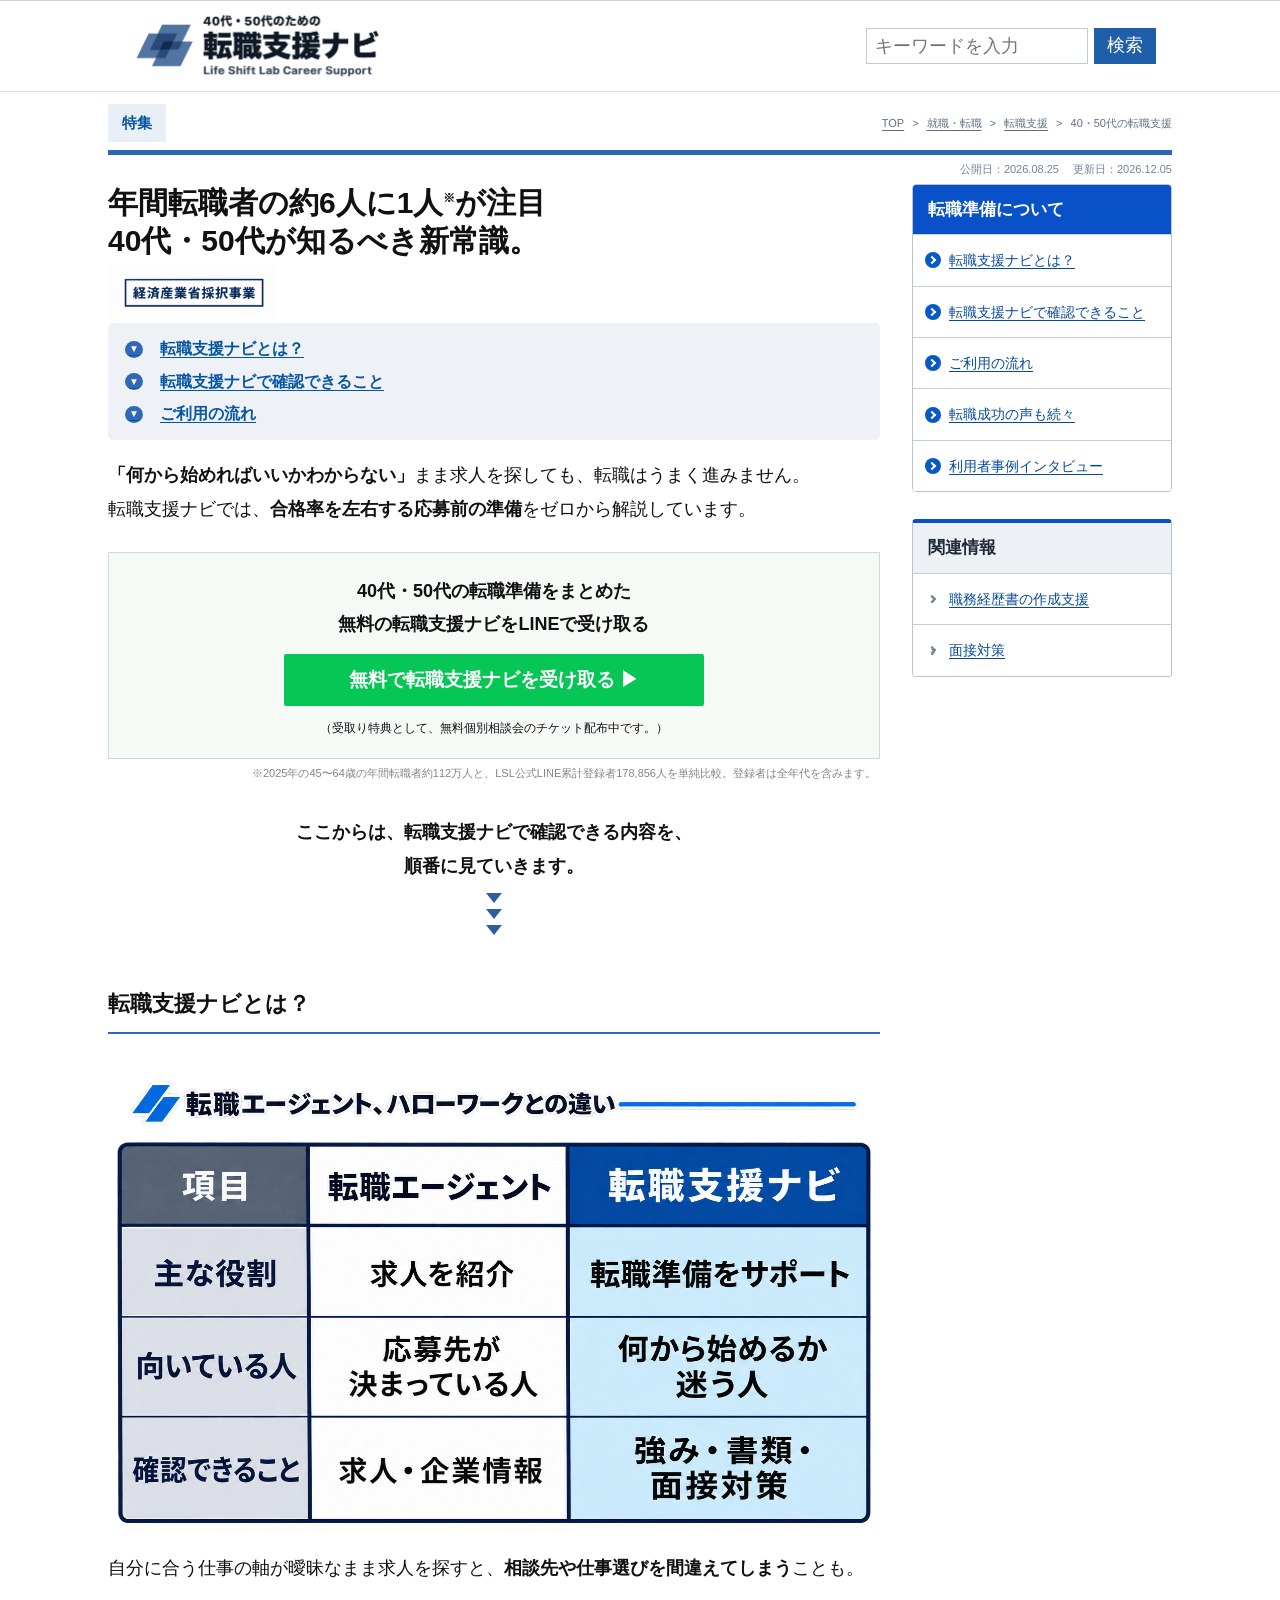
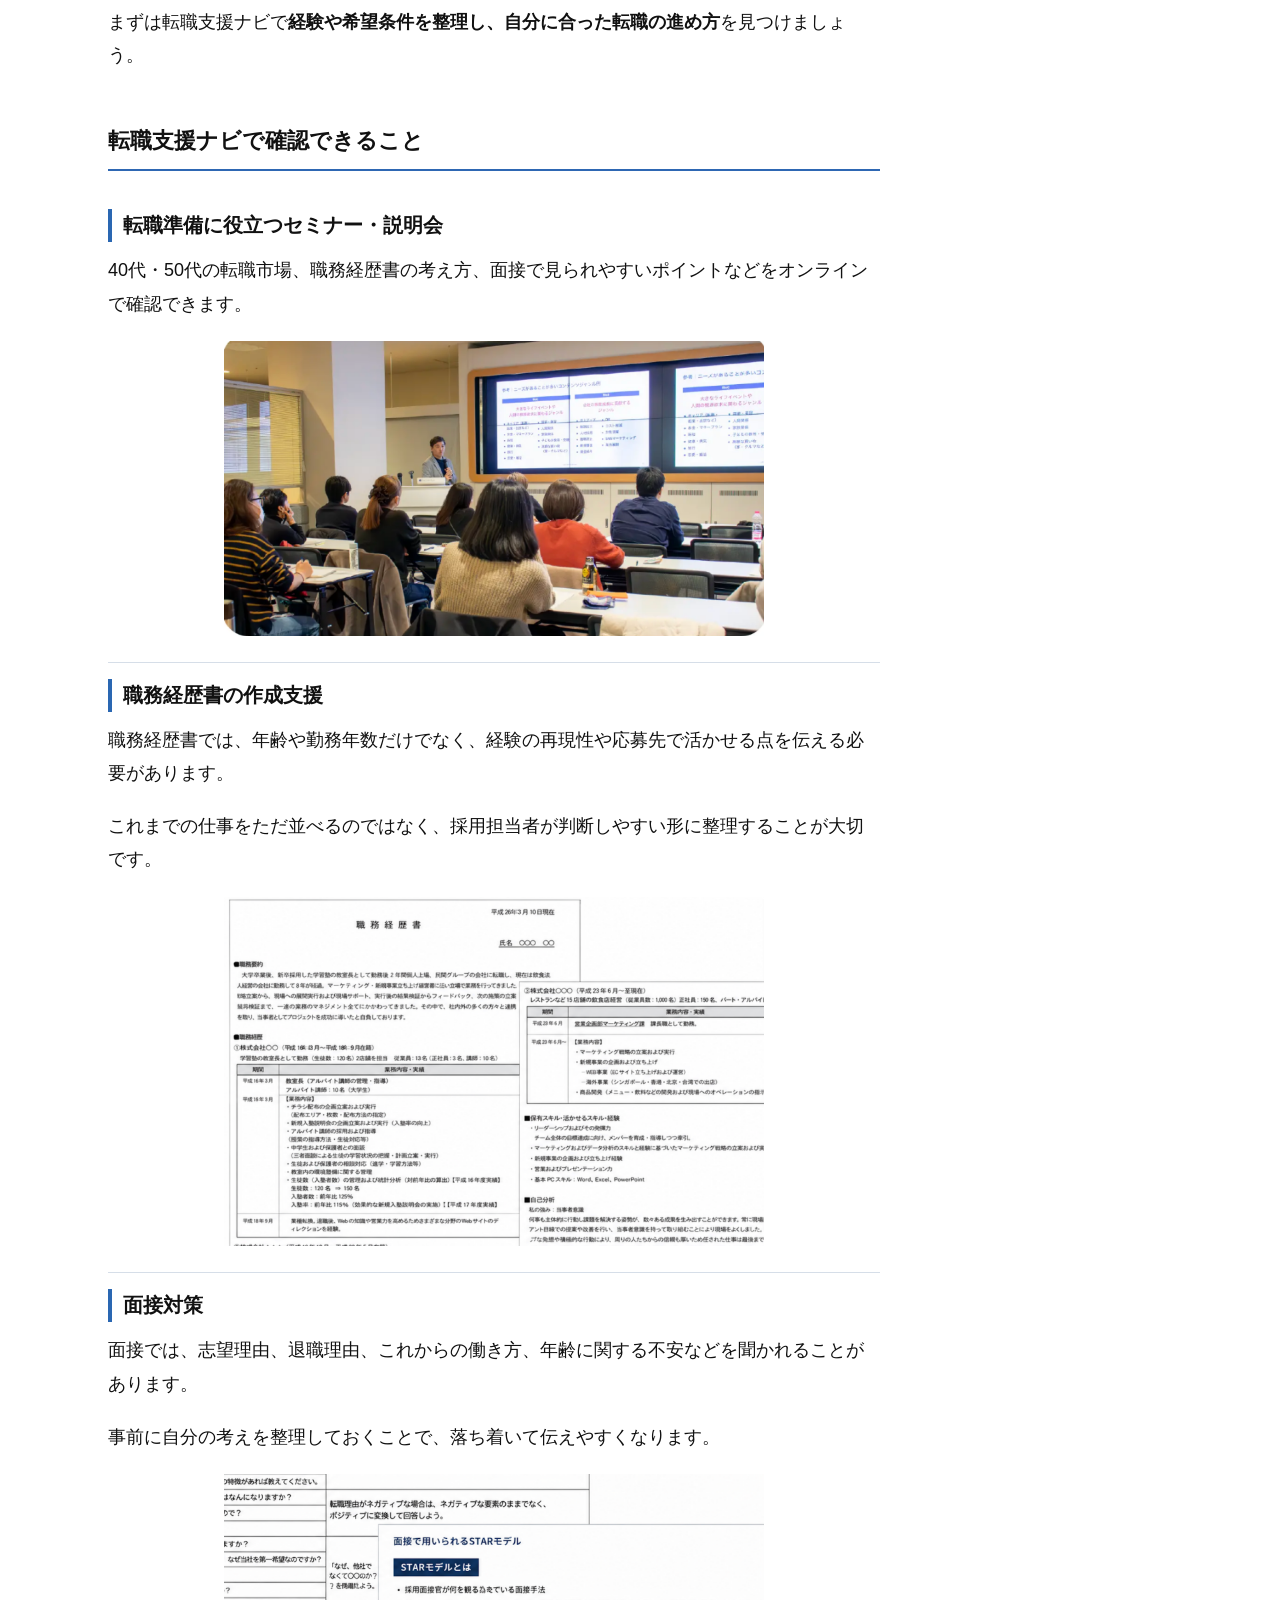
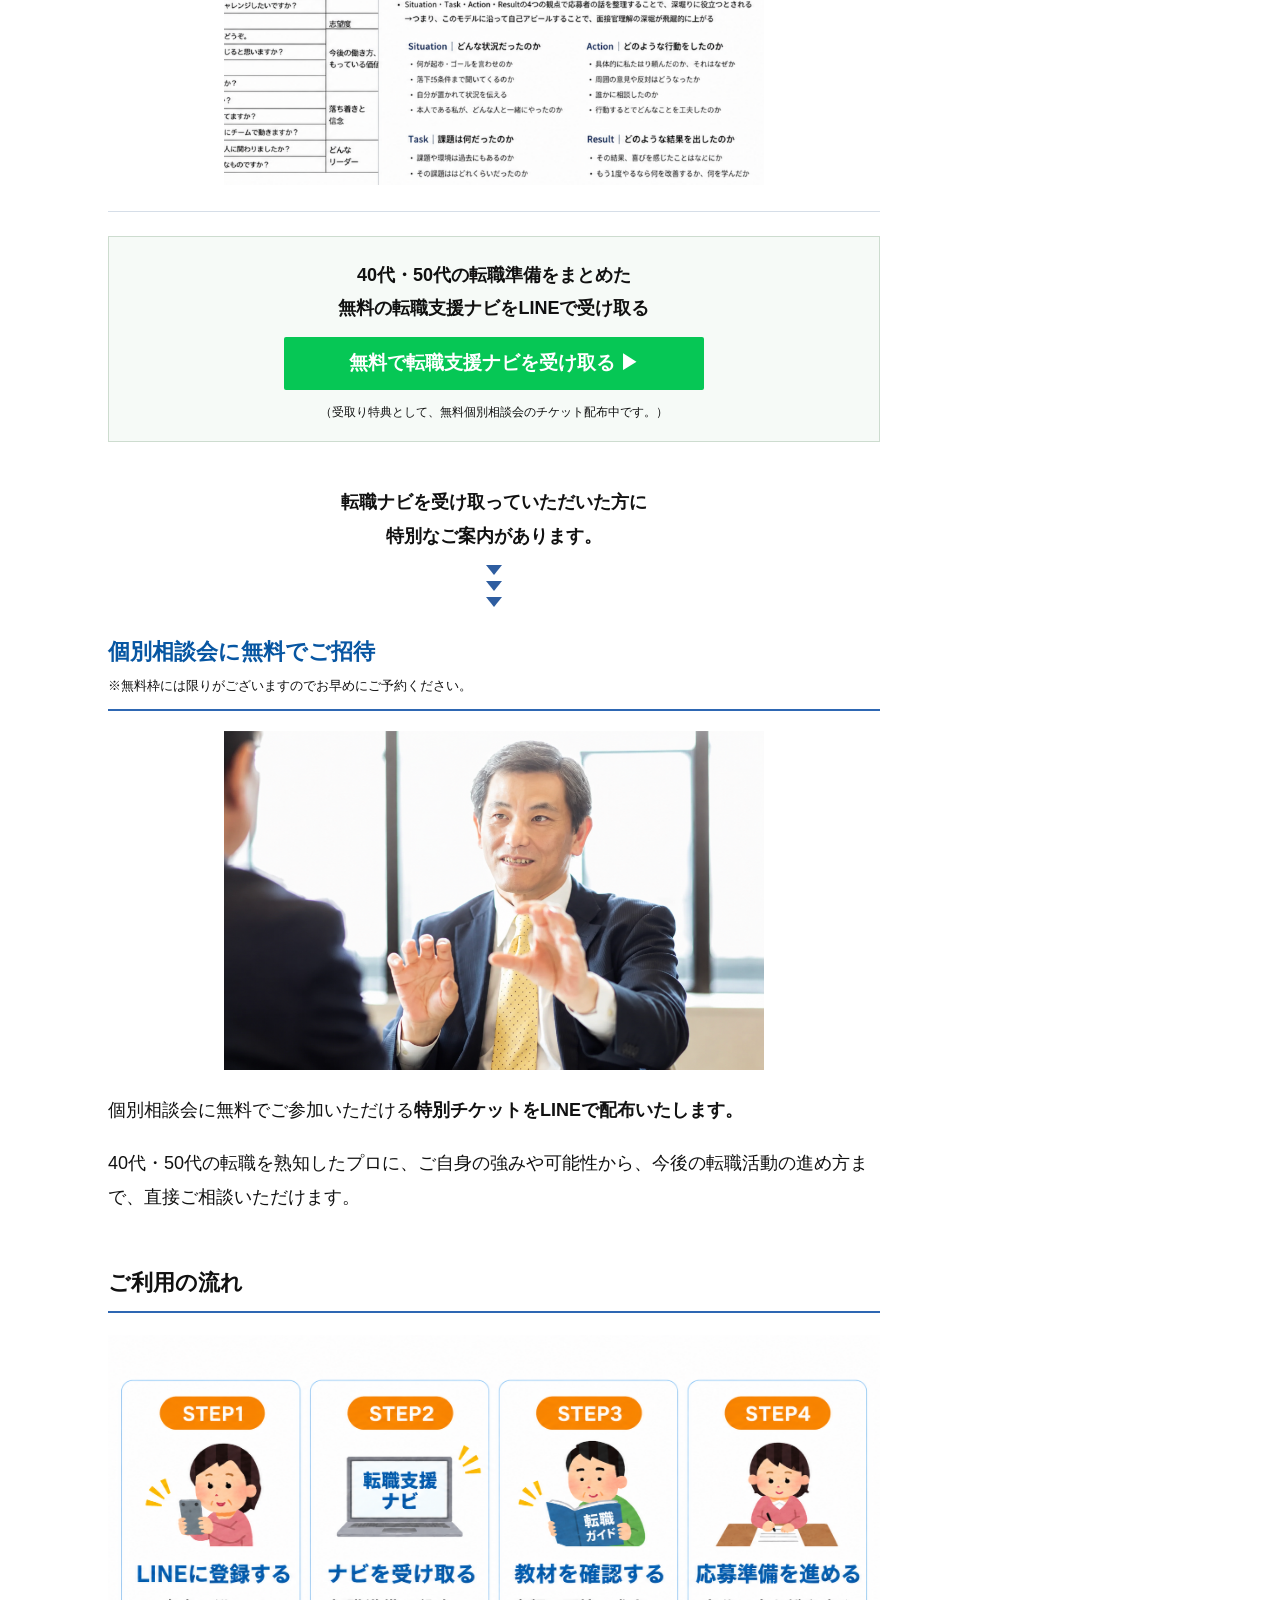
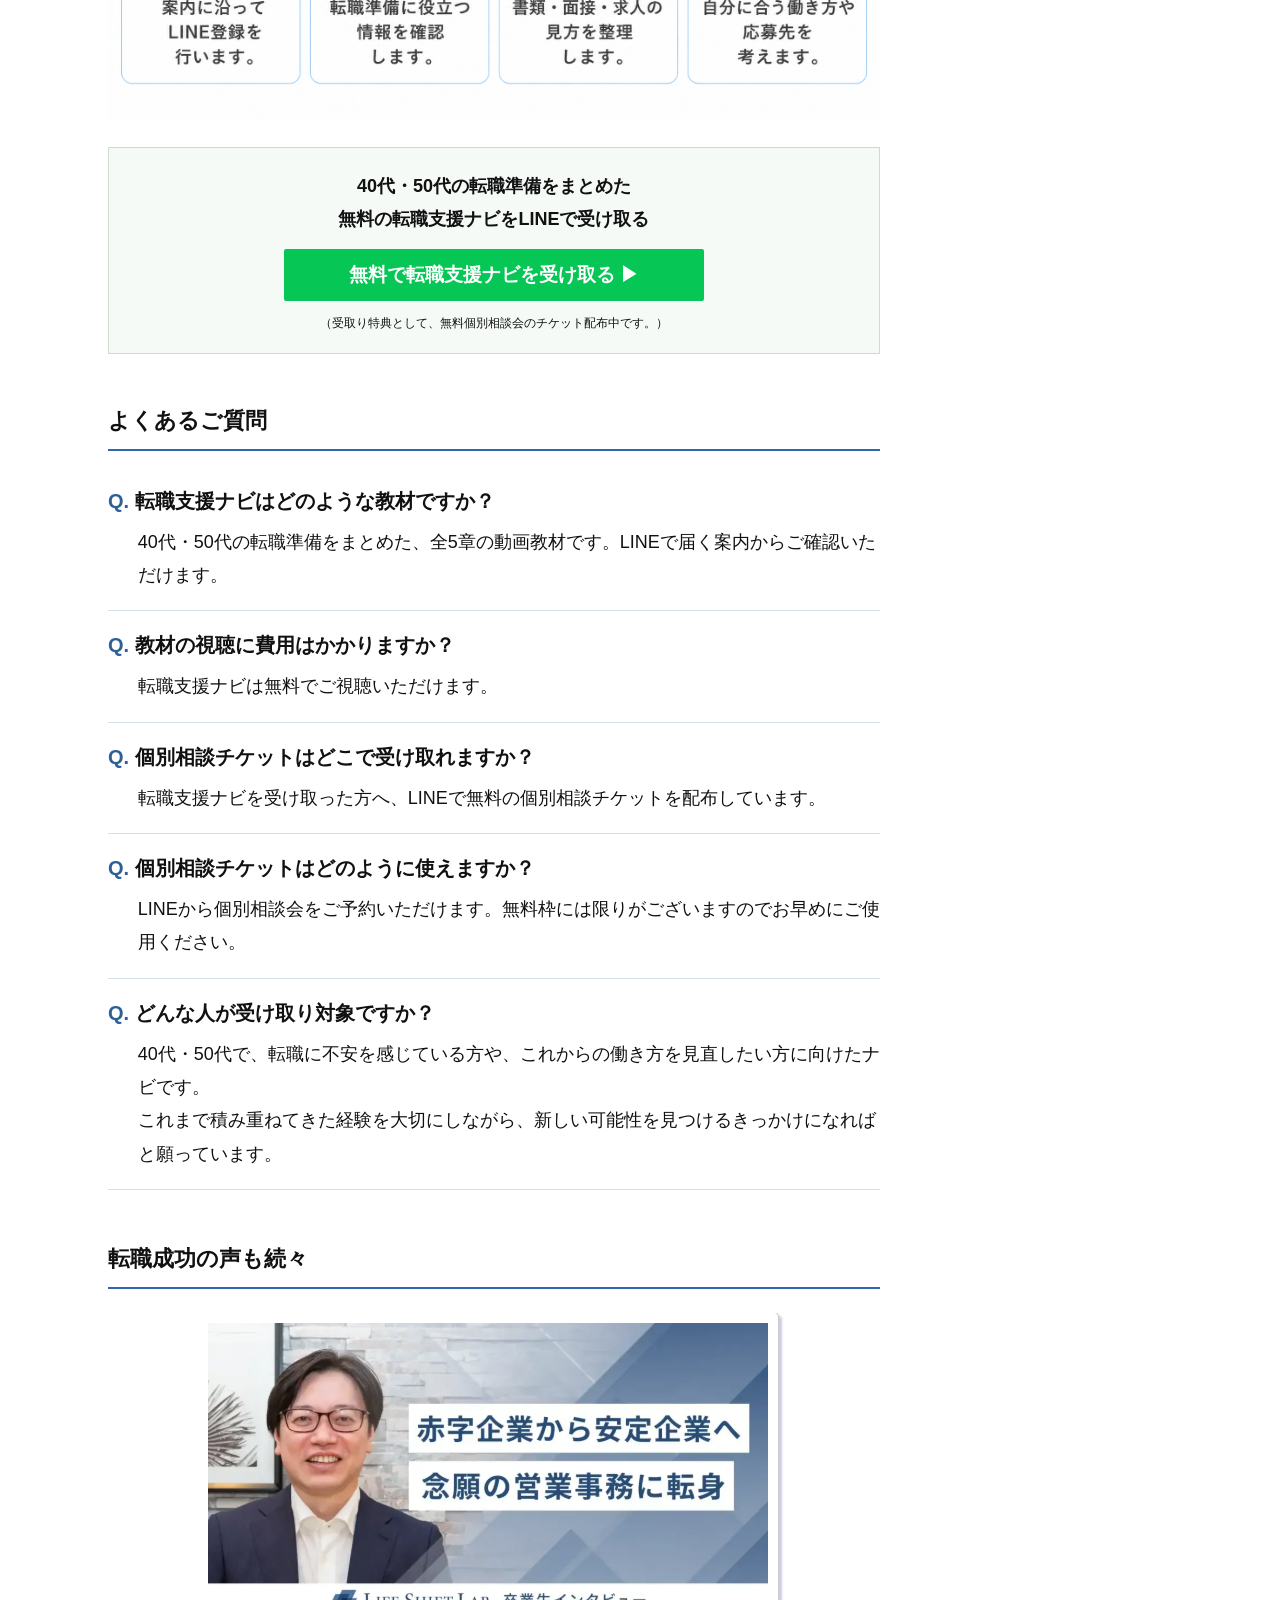
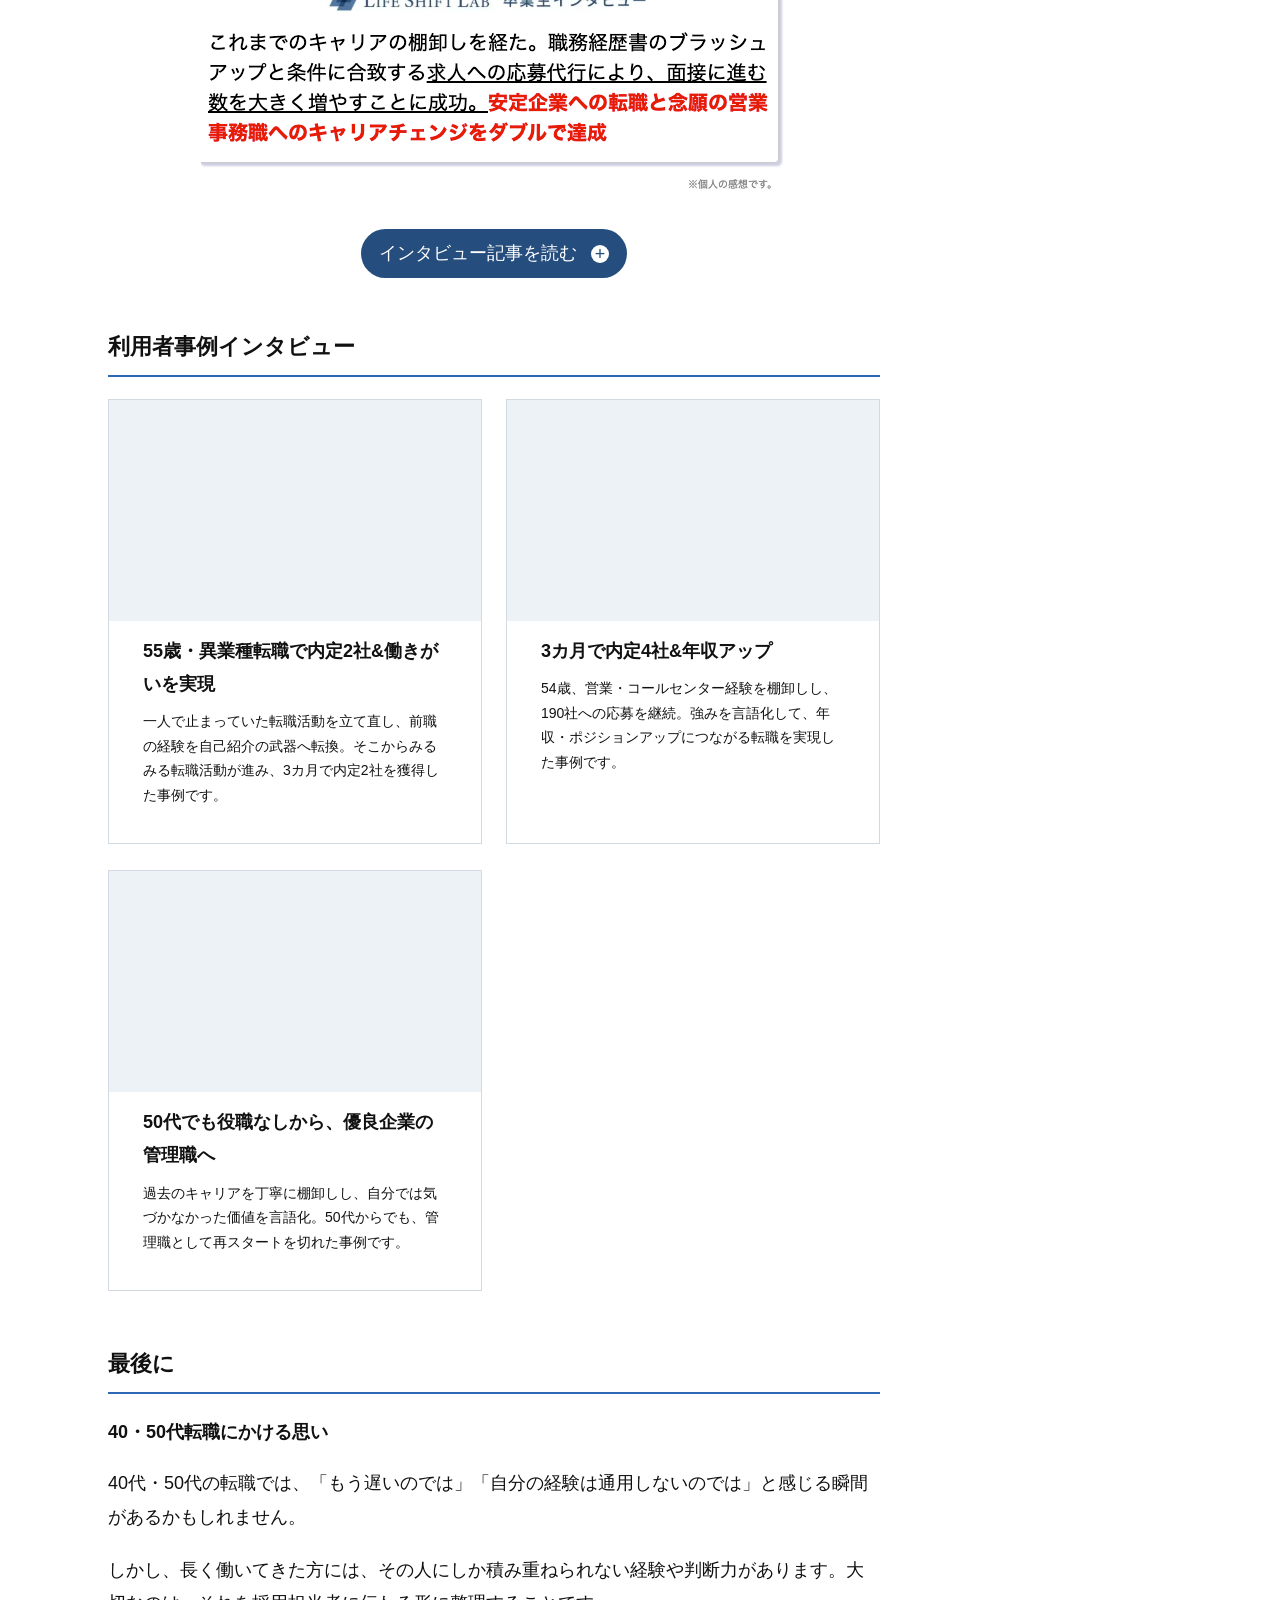
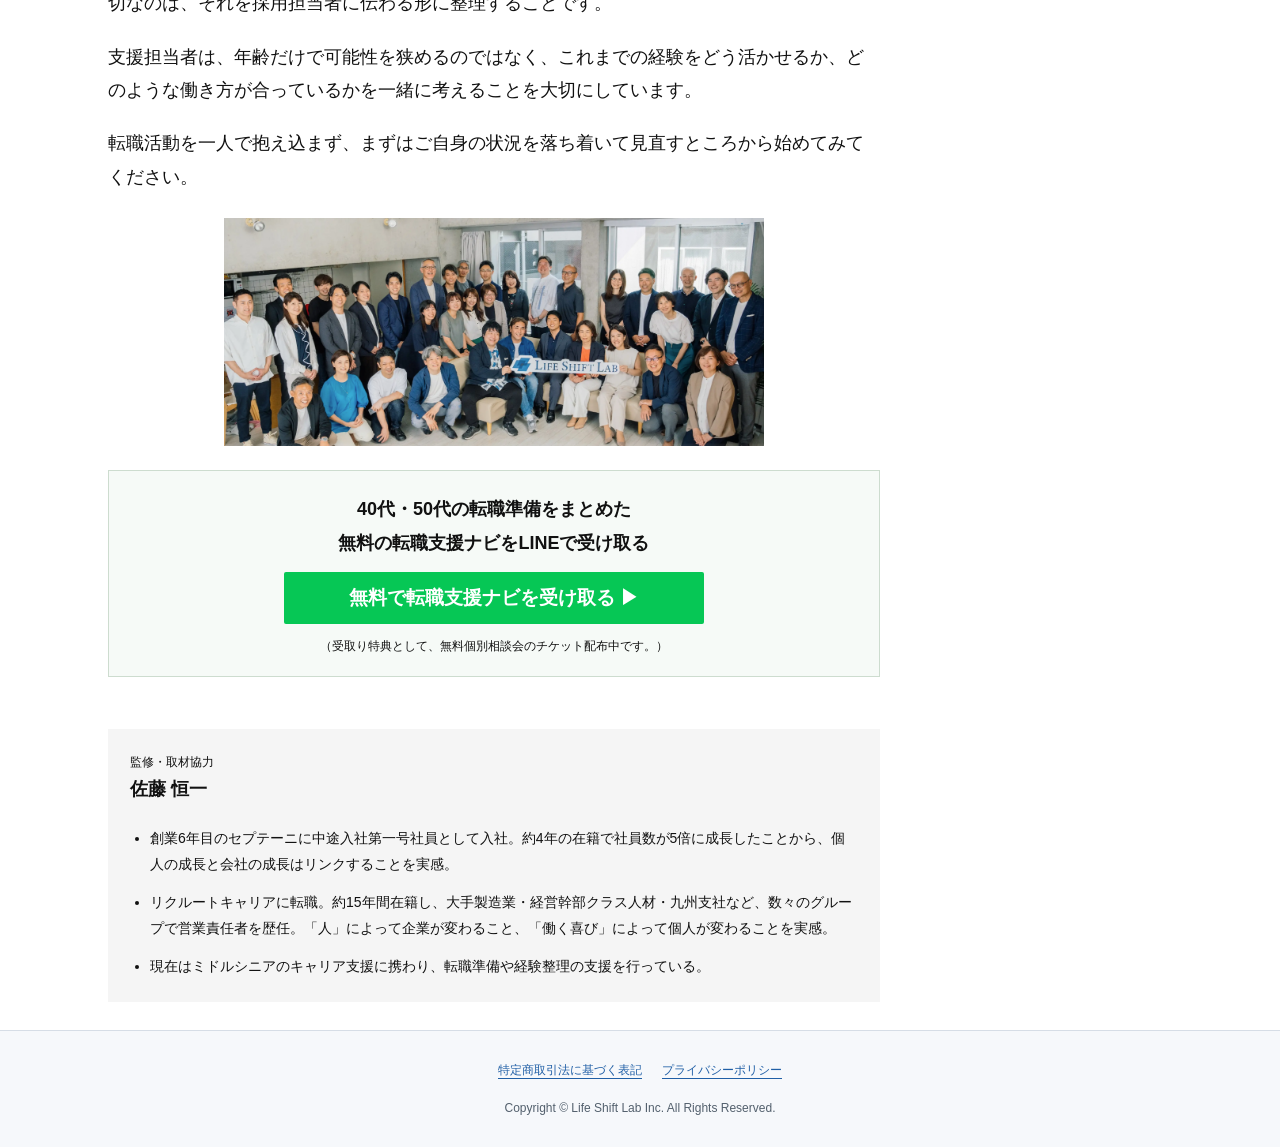
<file: index.html>
<!doctype html>
<html lang="ja">
<head>
   <!-- Google Tag Manager -->
<script>(function(w,d,s,l,i){w[l]=w[l]||[];w[l].push({'gtm.start':
  new Date().getTime(),event:'gtm.js'});var f=d.getElementsByTagName(s)[0],
  j=d.createElement(s),dl=l!='dataLayer'?'&l='+l:'';j.async=true;j.src=
  'https://www.googletagmanager.com/gtm.js?id='+i+dl;f.parentNode.insertBefore(j,f);
  })(window,document,'script','dataLayer','GTM-PG9KHCC');</script>
  <!-- End Google Tag Manager -->
  <meta charset="utf-8">
  <meta name="viewport" content="width=device-width, initial-scale=1">
  <title>40代・50代のための転職支援ナビ</title>
  <meta name="description" content="40代・50代の転職に不安を感じている方へ。求人を探す前に知っておきたい、就職支援と転職準備の進め方を紹介します。">
  <link rel="stylesheet" href="style.css?v=20261115-headline-v2">
</head>
<body>
  <script async src="https://l-cv-tracking-client.vercel.app/line-ad/v1/append-ad-params.js"></script>

  <!-- Google Tag Manager (noscript) -->
  <noscript><iframe src="https://www.googletagmanager.com/ns.html?id=GTM-PG9KHCC"
    height="0" width="0" style="display:none;visibility:hidden"></iframe></noscript>
    <!-- End Google Tag Manager (noscript) -->

  <header class="site-header" id="first-guide">
    <div class="site-header__inner">
      <div class="brand-row">
        <div class="media-logo">
          <img class="brand-image" src="images/navi-logo-top-20261113.png" decoding="sync" fetchpriority="high" alt="40代・50代のための 転職支援ナビ Life Shift Lab Career Support" width="2168" height="725">
        </div>
        <form class="site-search" role="search" aria-label="ページ内検索" onsubmit="return false;">
          <input type="search" value="" aria-label="検索キーワード" placeholder="キーワードを入力">
          <button type="submit" disabled>検索</button>
        </form>
        <div class="header-actions" aria-label="ヘッダー操作">
          <button class="header-action header-action--search" type="button" data-panel-trigger="search" aria-disabled="true" disabled><span></span>検索</button>
          <button class="header-action header-action--menu" type="button" data-panel-trigger="menu" aria-disabled="true" disabled><span></span>メニュー</button>
        </div>
      </div>
      <div class="mobile-header-meta" aria-label="ページ情報">
        <nav class="breadcrumb mobile-header-breadcrumb" aria-label="パンくず（スマートフォン）"><span>TOP</span> &gt; <span>就職・転職</span> &gt; <span>転職支援</span> &gt; <span aria-current="page">40・50代の転職支援</span></nav>
        <p class="mobile-header-dates"><span>公開日：<time datetime="2026-08-25">2026.08.25</time></span><span>更新日：<time class="auto-updated-date">2026.08.25</time></span></p>
      </div>
    </div>
  </header>

  <div class="mobile-panel" id="mobile-search-panel" data-panel="search" hidden>
    <form class="mobile-search-form" role="search">
      <input type="search" name="q" placeholder="キーワードを入力" aria-label="検索キーワード" disabled>
      <button type="submit" disabled>検索</button>
    </form>
  </div>

  <div class="mobile-panel" id="mobile-menu-panel" data-panel="menu" hidden>
    <nav class="mobile-menu-list" aria-label="スマホメニュー"><a href="#school">転職支援ナビとは？</a><a href="#support">転職支援ナビで確認できること</a><a href="#about">ご利用の流れ</a><a href="#faq">よくあるご質問</a></nav>
  </div>

<p id="search-status" class="search-status" role="status" aria-live="polite"></p>
  <main class="page">
    <div class="page-top-meta">
      <div class="intro-category-row intro-category-row--below-breadcrumb"><p class="category-label">特集</p></div>
      <nav class="breadcrumb" aria-label="パンくず"><span>TOP</span> &gt; <span>就職・転職</span> &gt; <span>転職支援</span> &gt; <span aria-current="page">40・50代の転職支援</span></nav>
    </div>
    <p class="article-meta"><span>公開日：<time datetime="2026-08-25">2026.08.25</time></span><span>更新日：<time id="updated-date">2026.08.25</time></span></p>
    <div class="content-layout">
      <article class="article">
      <div class="intro-hero">
        <h1 class="intro-main-title"><span class="intro-stat-line">年間転職者の約6人に1人<sup>※</sup>が注目</span><span class="intro-guide-name">40代・50代が知るべき新常識。</span></h1>
        <img class="intro-meti-label" src="images/meti-course-label.png" width="2048" height="682" alt="経済産業省採択事業">
        <nav class="section-index section-index--top" aria-label="ページ内目次">
          <ul>
            <li><a href="#school">転職支援ナビとは？</a></li>
            <li><a href="#support">転職支援ナビで確認できること</a></li>
            <li><a href="#about">ご利用の流れ</a></li>
          </ul>
        </nav>
        <div class="intro-concern">
          <p class="intro-concern__description"><strong>「何から始めればいいかわからない」</strong>まま求人を探しても、転職はうまく進みません。</p>
        </div>
        <div class="intro-plain-copy">
          <p>転職支援ナビでは、<strong>合格率を左右する応募前の準備</strong>をゼロから解説しています。</p>
        </div>
      </div>

<div class="cta cta--intro">
        <p class="cta__title">40代・50代の転職準備をまとめた<br>無料の転職支援ナビをLINEで受け取る</p>
        <a class="cta__button" href="https://liff.line.me/2001351473-tJGaXIxG/track?trackingId=454e6343-675f-4a70-9221-4d50f342c825&line-ad-track=true&liffId=2001351473-tJGaXIxG&follow=%40526etmyv">無料で転職支援ナビを受け取る ▶</a>
      <p class="cta-benefit">（受取り特典として、無料個別相談会のチケット配布中です。）</p></div>
      <p class="intro-stat-note">※2025年の45〜64歳の年間転職者約112万人と、LSL公式LINE累計登録者178,856人を単純比較。登録者は全年代を含みます。</p>

      <p class="section-transition-lead">
        <span class="section-transition-line">ここからは、転職支援ナビで確認できる内容を、</span>
        <span class="section-transition-line">順番に見ていきます。</span>
      </p>
      <div class="section-transition-arrows" aria-hidden="true">
        <span></span>
        <span></span>
        <span></span>
      </div>

      <section class="comparison-section" id="school" aria-label="転職支援ナビの概要">
        <h2>転職支援ナビとは？</h2>
        <div class="comparison-text">
          <figure class="comparison-chart">
            <img src="images/comparison-services-20261114-v3.png" alt="転職エージェント、ハローワークとの違い。転職エージェントと転職支援ナビの比較表。項目は主な役割、向いている人、確認できること。転職エージェントは求人紹介・応募先が決まっている人・求人企業情報、転職支援ナビは転職準備のサポート・何から始めるか迷う人・強み書類面接対策。" width="1535" height="1024">
          </figure>
          <p>自分に合う仕事の軸が曖昧なまま求人を探すと、<strong>相談先や仕事選びを間違えてしまう</strong>ことも。</p>
          <p>まずは転職支援ナビで<strong>経験や希望条件を整理し、自分に合った転職の進め方</strong>を見つけましょう。</p>
        </div>
      </section>

      <h2 id="support">転職支援ナビで確認できること</h2>

      <div class="support-menu">

        <section class="support-item">
          <h3>転職準備に役立つセミナー・説明会</h3>
          <p>40代・50代の転職市場、職務経歴書の考え方、面接で見られやすいポイントなどをオンラインで確認できます。</p>
          <img class="support-photo" src="images/lsl/webinar-supplied-20260824.png" alt="セミナー・説明会の様子">
        </section>

        <section class="support-item">
          <h3 id="documents">職務経歴書の作成支援</h3>
          <p>職務経歴書では、年齢や勤務年数だけでなく、経験の再現性や応募先で活かせる点を伝える必要があります。</p>
          <p>これまでの仕事をただ並べるのではなく、採用担当者が判断しやすい形に整理することが大切です。</p>
          <img class="support-photo support-photo--document" src="images/lsl/resume-documents-20260703c.png" alt="職務経歴書の作成支援資料">
        </section>

        <section class="support-item">
          <h3 id="interview-prep">面接対策</h3>
          <p>面接では、志望理由、退職理由、これからの働き方、年齢に関する不安などを聞かれることがあります。</p>
          <p>事前に自分の考えを整理しておくことで、落ち着いて伝えやすくなります。</p>
          <img class="support-photo support-photo--document" src="images/lsl/interview-sheet-20260703c.png" alt="面接対策資料">
        </section>

      </div>

      <div class="cta">
        <p class="cta__title">40代・50代の転職準備をまとめた<br>無料の転職支援ナビをLINEで受け取る</p>
        <a class="cta__button" href="https://liff.line.me/2001351473-tJGaXIxG/track?trackingId=454e6343-675f-4a70-9221-4d50f342c825&line-ad-track=true&liffId=2001351473-tJGaXIxG&follow=%40526etmyv">無料で転職支援ナビを受け取る ▶</a>
      <p class="cta-benefit">（受取り特典として、無料個別相談会のチケット配布中です。）</p></div>

      <p class="section-transition-lead benefit-transition-lead">
        転職ナビを受け取っていただいた方に<br>特別なご案内があります。
      </p>
      <div class="section-transition-arrows benefit-transition-arrows" aria-hidden="true">
        <span></span>
        <span></span>
        <span></span>
      </div>

      <section class="benefit-notice" id="benefit">
        <h2>個別相談会に無料でご招待</h2>
        <p class="benefit-note">※無料枠には限りがございますのでお早めにご予約ください。</p>
        <figure class="benefit-photo"><img src="images/consultation-supplied-20260824.png" alt="担当者が相談者に向き合い、転職について相談している様子" loading="lazy" width="1568" height="985"></figure>
        <p>個別相談会に無料でご参加いただける<strong>特別チケットをLINEで配布いたします。</strong></p>
        <p>40代・50代の転職を熟知したプロに、ご自身の強みや可能性から、今後の転職活動の進め方まで、直接ご相談いただけます。</p>

      </section><h2 id="about">ご利用の流れ</h2>

      <figure class="usage-guide-chart comparison-chart usage-guide-chart--desktop">
        <img src="images/usage-guide-20261114.png" alt="ご利用の流れ：STEP1 LINEに登録する、STEP2 ナビを受け取る、STEP3 教材を確認する、STEP4 応募準備を進める" width="1774" height="887" loading="lazy">
      </figure>
      <section class="usage-guide-mobile" aria-label="ご利用の流れ（スマホ表示）">
        <ol class="usage-step-list">
          <li class="usage-step-card">
            <div class="usage-step-card__content">
              <span class="usage-step-badge">STEP1</span>
              <div class="usage-step-card__body">
                <h3>LINEに登録する</h3>
                <p>案内に沿ってLINE登録を行います。</p>
              </div>
            </div>
            <div class="usage-step-card__illustration">
              <img src="images/usage-step1-20261114.png" alt="" loading="lazy" width="290" height="254">
            </div>
          </li>
          <li class="usage-step-card">
            <div class="usage-step-card__content">
              <span class="usage-step-badge">STEP2</span>
              <div class="usage-step-card__body">
                <h3>ナビを受け取る</h3>
                <p>転職準備に役立つ情報を確認します。</p>
              </div>
            </div>
            <div class="usage-step-card__illustration">
              <img src="images/usage-step2-20261114.png" alt="" loading="lazy" width="347" height="254">
            </div>
          </li>
          <li class="usage-step-card">
            <div class="usage-step-card__content">
              <span class="usage-step-badge">STEP3</span>
              <div class="usage-step-card__body">
                <h3>教材を確認する</h3>
                <p>書類・面接・求人の見方を整理します。</p>
              </div>
            </div>
            <div class="usage-step-card__illustration">
              <img src="images/usage-step3-20261114.png" alt="" loading="lazy" width="311" height="254">
            </div>
          </li>
          <li class="usage-step-card">
            <div class="usage-step-card__content">
              <span class="usage-step-badge">STEP4</span>
              <div class="usage-step-card__body">
                <h3>応募準備を進める</h3>
                <p>自分に合う働き方や応募先を考えます。</p>
              </div>
            </div>
            <div class="usage-step-card__illustration">
              <img src="images/usage-step4-20261114.png" alt="" loading="lazy" width="304" height="254">
            </div>
          </li>
        </ol>
      </section>

      <div class="cta">
        <p class="cta__title">40代・50代の転職準備をまとめた<br>無料の転職支援ナビをLINEで受け取る</p>
        <a class="cta__button" href="https://liff.line.me/2001351473-tJGaXIxG/track?trackingId=454e6343-675f-4a70-9221-4d50f342c825&line-ad-track=true&liffId=2001351473-tJGaXIxG&follow=%40526etmyv">無料で転職支援ナビを受け取る ▶</a>
      <p class="cta-benefit">（受取り特典として、無料個別相談会のチケット配布中です。）</p></div>

      <section class="faq-section" id="faq"><h2>よくあるご質問</h2>
<div class="faq-item"><h3 class="faq-question"><span class="faq-q-mark">Q.</span> 転職支援ナビはどのような教材ですか？</h3><p class="faq-answer">40代・50代の転職準備をまとめた、全5章の動画教材です。LINEで届く案内からご確認いただけます。</p></div>
<div class="faq-item"><h3 class="faq-question"><span class="faq-q-mark">Q.</span> 教材の視聴に費用はかかりますか？</h3><p class="faq-answer">転職支援ナビは無料でご視聴いただけます。</p></div>
<div class="faq-item"><h3 class="faq-question"><span class="faq-q-mark">Q.</span> 個別相談チケットはどこで受け取れますか？</h3><p class="faq-answer">転職支援ナビを受け取った方へ、LINEで無料の個別相談チケットを配布しています。</p></div>
<div class="faq-item"><h3 class="faq-question"><span class="faq-q-mark">Q.</span> 個別相談チケットはどのように使えますか？</h3><p class="faq-answer">LINEから個別相談会をご予約いただけます。無料枠には限りがございますのでお早めにご使用ください。</p></div>
<div class="faq-item"><h3 class="faq-question"><span class="faq-q-mark">Q.</span> どんな人が受け取り対象ですか？</h3><p class="faq-answer">40代・50代で、転職に不安を感じている方や、これからの働き方を見直したい方に向けたナビです。<br>これまで積み重ねてきた経験を大切にしながら、新しい可能性を見つけるきっかけになればと願っています。</p></div>
</section><h2 id="story">転職成功の声も続々</h2>

      <img class="case-visual" src="images/lsl/customer-case-aoto.png" alt="赤字企業から安定企業へ転職した利用者事例">

      <div class="interview-link-wrap">
        <a class="interview-link js-interview-open" href="#interview-asan" role="button" aria-haspopup="dialog">インタビュー記事を読む</a>
      </div>

      <h2 id="interview-videos">利用者事例インタビュー</h2>
<div class="video-grid" aria-label="利用者事例インタビュー動画">
        <section class="video-card">
          <div class="video-frame">
            <iframe src="https://player.vimeo.com/video/1203755050?h=f7f201e1a6" title="50代女性が3ヵ月で内定2社" loading="lazy" allow="autoplay; fullscreen; picture-in-picture; clipboard-write" allowfullscreen></iframe>
          </div>
          <p class="video-caption">55歳・異業種転職で内定2社&amp;働きがいを実現</p>
          <p class="video-desc">一人で止まっていた転職活動を立て直し、前職の経験を自己紹介の武器へ転換。そこからみるみる転職活動が進み、3カ月で内定2社を獲得した事例です。</p>
        </section>
        <section class="video-card">
          <div class="video-frame">
            <iframe src="https://player.vimeo.com/video/1203755057?h=12b596d1e6" title="肩書きなしから内定4社" loading="lazy" allow="autoplay; fullscreen; picture-in-picture; clipboard-write" allowfullscreen></iframe>
          </div>
          <p class="video-caption">3カ月で内定4社&amp;年収アップ</p>
          <p class="video-desc">54歳、営業・コールセンター経験を棚卸しし、190社への応募を継続。強みを言語化して、年収・ポジションアップにつながる転職を実現した事例です。</p>
        </section>
        <section class="video-card">
          <div class="video-frame">
            <iframe src="https://player.vimeo.com/video/1203755051?h=4449510a89" title="優良企業の管理職へ転職" loading="lazy" allow="autoplay; fullscreen; picture-in-picture; clipboard-write" allowfullscreen></iframe>
          </div>
          <p class="video-caption">50代でも役職なしから、優良企業の管理職へ</p>
          <p class="video-desc">過去のキャリアを丁寧に棚卸しし、自分では気づかなかった価値を言語化。50代からでも、管理職として再スタートを切れた事例です。</p>
        </section>
      </div>

      <h2>最後に</h2>
      <p class="subtitle">40・50代転職にかける思い</p>

      <p>40代・50代の転職では、<span class="marker">「もう遅いのでは」「自分の経験は通用しないのでは」</span>と感じる瞬間があるかもしれません。</p>
      <p>しかし、長く働いてきた方には、その人にしか<span class="marker">積み重ねられない経験や判断力</span>があります。大切なのは、それを採用担当者に伝わる形に整理することです。</p>
      <p>支援担当者は、<span class="marker">年齢だけで可能性を狭めるのではなく</span>、これまでの経験をどう活かせるか、どのような働き方が合っているかを一緒に考えることを大切にしています。</p>
      <p><span class="marker">転職活動を一人で抱え込まず、まずはご自身の状況を落ち着いて見直すところから始めてみてください。</span></p>
      <img class="final-photo" src="images/lsl/final-team.png" alt="トレーナー集合写真">

      <div class="cta cta--postscript">
        <p class="cta__title">40代・50代の転職準備をまとめた<br>無料の転職支援ナビをLINEで受け取る</p>
        <a class="cta__button" href="https://liff.line.me/2001351473-tJGaXIxG/track?trackingId=454e6343-675f-4a70-9221-4d50f342c825&line-ad-track=true&liffId=2001351473-tJGaXIxG&follow=%40526etmyv">無料で転職支援ナビを受け取る ▶</a>
      <p class="cta-benefit">（受取り特典として、無料個別相談会のチケット配布中です。）</p></div>

      <section class="writer-box" aria-label="監修・取材協力">
        <p class="writer-box__name"><span class="writer-box__label">監修・取材協力</span>佐藤 恒一</p>
        <ul class="writer-box__list">
          <li>創業6年目のセプテーニに中途入社第一号社員として入社。約4年の在籍で社員数が5倍に成長したことから、個人の成長と会社の成長はリンクすることを実感。</li>
          <li>リクルートキャリアに転職。約15年間在籍し、大手製造業・経営幹部クラス人材・九州支社など、数々のグループで営業責任者を歴任。「人」によって企業が変わること、「働く喜び」によって個人が変わることを実感。</li>
          <li>現在はミドルシニアのキャリア支援に携わり、転職準備や経験整理の支援を行っている。</li>
        </ul>
      </section>


      </article>

      <aside class="side-column" aria-label="サイドメニュー">
        <section class="side-box">
          <h2>転職準備について</h2>
          <nav>
            <a>転職支援ナビとは？</a>
            <a>転職支援ナビで確認できること</a>
            <a>ご利用の流れ</a>
            <a>転職成功の声も続々</a><a>利用者事例インタビュー</a>
          </nav>
        </section>
        <section class="side-box">
          <h2>関連情報</h2>
          <nav>
            <a>職務経歴書の作成支援</a>
            <a>面接対策</a>
          </nav>
        </section>
      </aside>

    </div>
  </main>

  <footer class="footer footer--legal">
    <div class="footer__inner">
      <nav class="footer__links" aria-label="法務リンク">
        <a href="https://lifeshiftlab.jp/law/" target="_blank" rel="noopener">特定商取引法に基づく表記</a>
        <a href="https://lifeshiftlab.jp/privacy/" target="_blank" rel="noopener">プライバシーポリシー</a>
      </nav>
      <div class="footer-copy">Copyright © Life Shift Lab Inc. All Rights Reserved.</div>
    </div>
  </footer>

  <div class="interview-modal" id="interview-asan" role="dialog" aria-modal="true" aria-labelledby="interview-asan-title" hidden>
    <div class="interview-modal__dialog">
      <button type="button" class="interview-modal__close js-interview-close" aria-label="閉じる">&times;</button>
      <div class="coach_box">
        <h2 id="interview-asan-title">赤字企業から安定企業へ<br>念願の営業事務への転職に成功</h2>
        <img src="images/lsl/intervew_asan-1024x538.webp" alt="赤字企業から安定企業へ転職した卒業生インタビュー" loading="lazy">

        <h3>現職と転職先のご職業を教えてください。</h3>
        <p>現在は清掃会社でホテルの客室の清掃を担当しています。大阪や兵庫、京都など業務委託で受け持っている会社のホテルを巡り、現場責任者として従事してきました。今後は電気工事会社の営業事務として働く予定です。会社の規模感や業界、業種も全く異なりますが、自分の理想を実現できる環境があることや、面接や選考途中で誠実さや人柄の良さを感じ、一緒に働きたいと思い転職を決断しました。</p>

        <h3>転職を決断した理由を教えてください。</h3>
        <p>ホテル事業が赤字で、どんどん撤退が続いている状況でした。コロナで縮小を余儀なくされてから、復活の兆しが見えず、日々現状維持をするのが精一杯の状況でした。今後の発展性を感じなかったため転職を考えていました。また、大阪や京都などホテル間の異動も頻繁にあり、体力的にしんどさを感じたことも要因のひとつです。</p>
        <p>社内で部署異動の希望を出しても、希望が通らずキャリアチェンジが難しい状況だったため、転職を決意し、その勢いで転職サイトや転職エージェントに登録しました。ただ自分の強みが全くわからず、その後のアクションを起こすことができませんでした。</p>
        <img src="images/lsl/asan2-1024x683.webp" alt="インタビュー中の様子" loading="lazy">

        <h3>どんな職種へのキャリアチャレンジを考えていましたか？</h3>
        <p>集団の先頭に立つよりも、サポートする仕事の方が向いているのかなと思っていました。なので、営業事務のような会社の縁の下の力持ちとして、周りの方を支えることができる職種を目指していました。</p>

        <h3>転職準備で得たものを教えてください。</h3>
        <p>転職への自信がつき、実際に希望していた職種で内定をもらうことができました。自分では、転職で活かせるようなこれまでの実績やスキルは何もないなと思っていました。ただ、これまでの実績やエピソードを引き出し、言語化していくことで、「自分って実は、色々やってきていたんだな」と自分のキャリアを振り返ることができました。</p>
        <img src="images/lsl/asan3-1024x683.webp" alt="インタビュー中の様子" loading="lazy">

        <h3>今後のキャリアにおける目標を教えてください。</h3>
        <p>年を重ねていますが、業界や業種が全く違う仕事で新人として働くので、少しでも早く戦力になりたいと考えています。これまでの経験を活かして、一緒に働くメンバーを支えつつ、会社を大きくしていくためのお手伝いができたらいいなと考えています。</p>
      </div>
    </div>
  </div>
  <script>
    (() => {
      const modal = document.getElementById("interview-asan");
      if (!modal) return;
      const dialog = modal.querySelector(".interview-modal__dialog");
      let lastFocused = null;

      const openModal = () => {
        lastFocused = document.activeElement;
        modal.hidden = false;
        modal.classList.add("is-open");
        document.documentElement.style.overflowY = "hidden";
        modal.querySelector(".js-interview-close")?.focus();
      };

      const closeModal = () => {
        modal.classList.remove("is-open");
        modal.hidden = true;
        document.documentElement.style.overflowY = "";
        if (lastFocused && typeof lastFocused.focus === "function") lastFocused.focus();
      };

      document.querySelectorAll(".js-interview-open").forEach((button) => {
        button.addEventListener("click", (event) => {
          event.preventDefault();
          openModal();
        });
      });

      modal.querySelectorAll(".js-interview-close").forEach((button) => {
        button.addEventListener("click", closeModal);
      });

      modal.addEventListener("click", (event) => {
        if (dialog && !dialog.contains(event.target)) closeModal();
      });

      document.addEventListener("keydown", (event) => {
        if (event.key === "Escape" && modal.classList.contains("is-open")) closeModal();
      });
    })();
  </script>
<script src="script.js"></script>
</body>
</html>
</file>
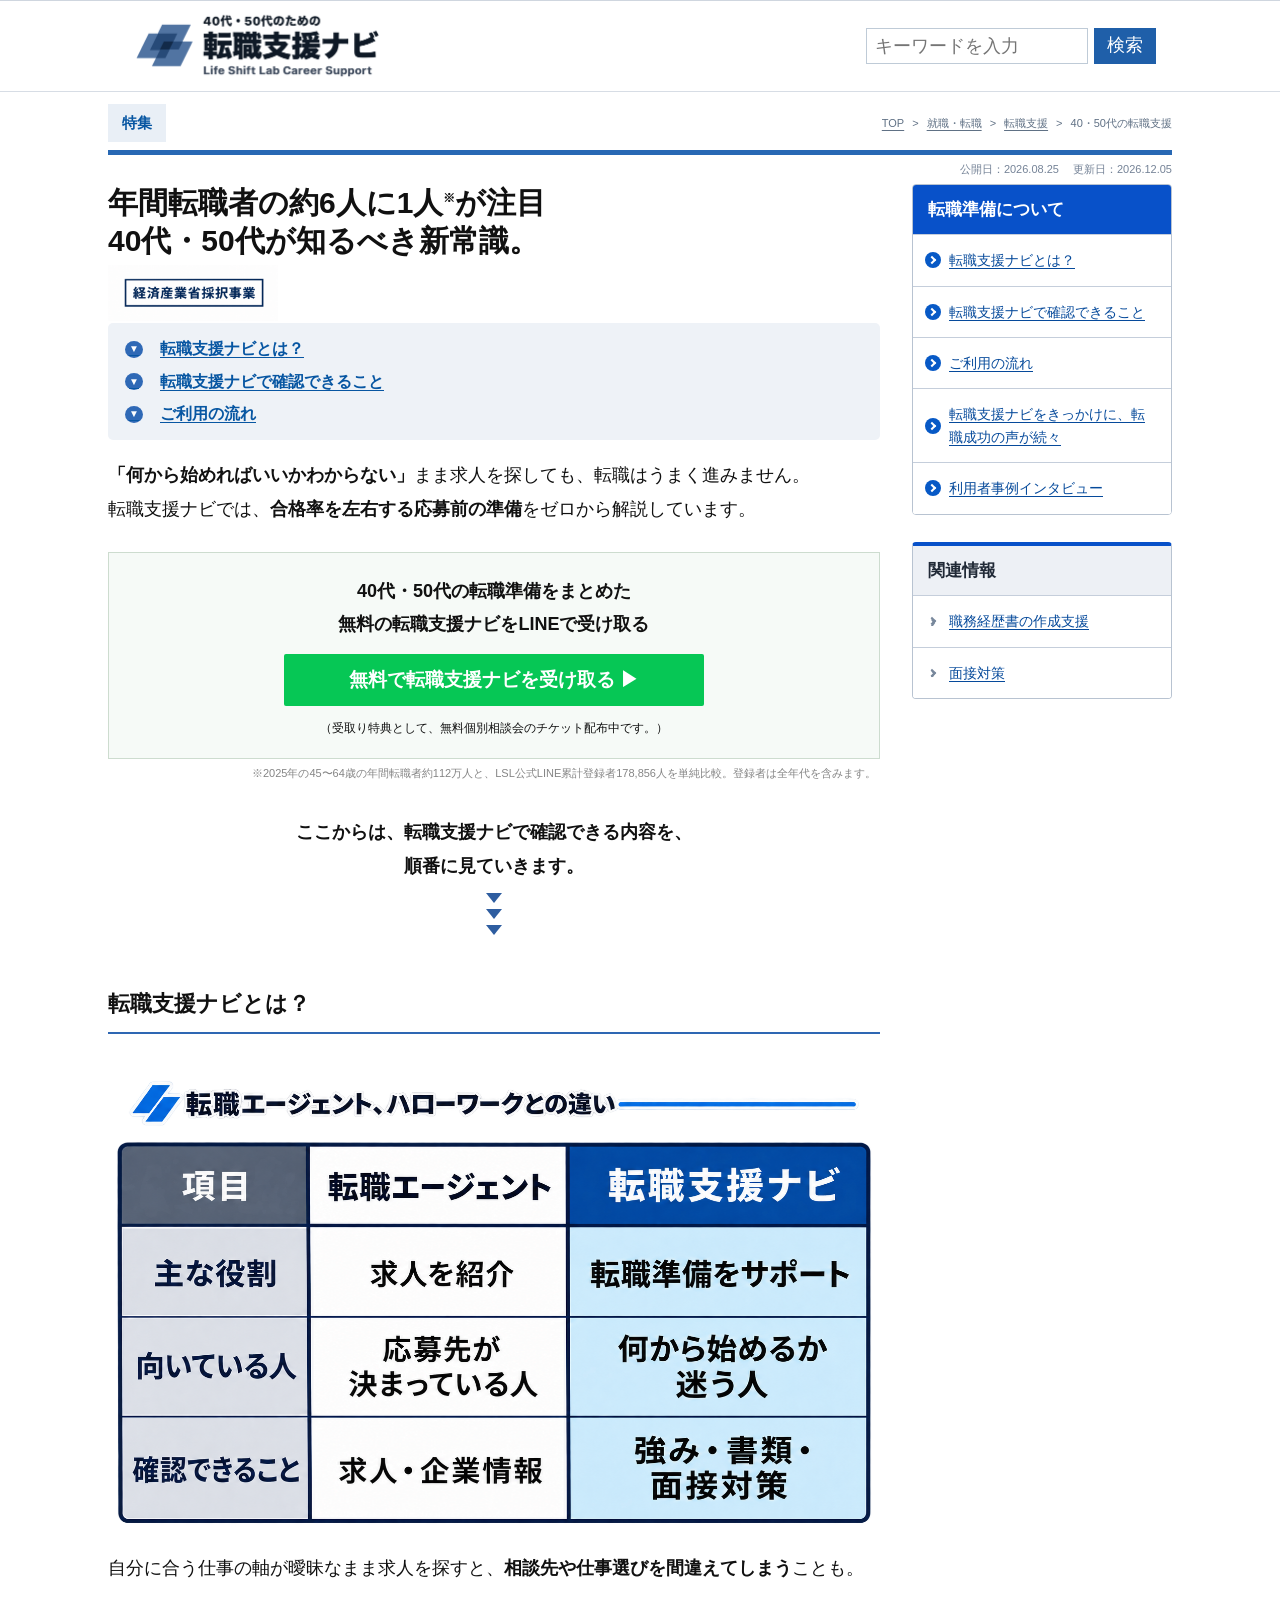
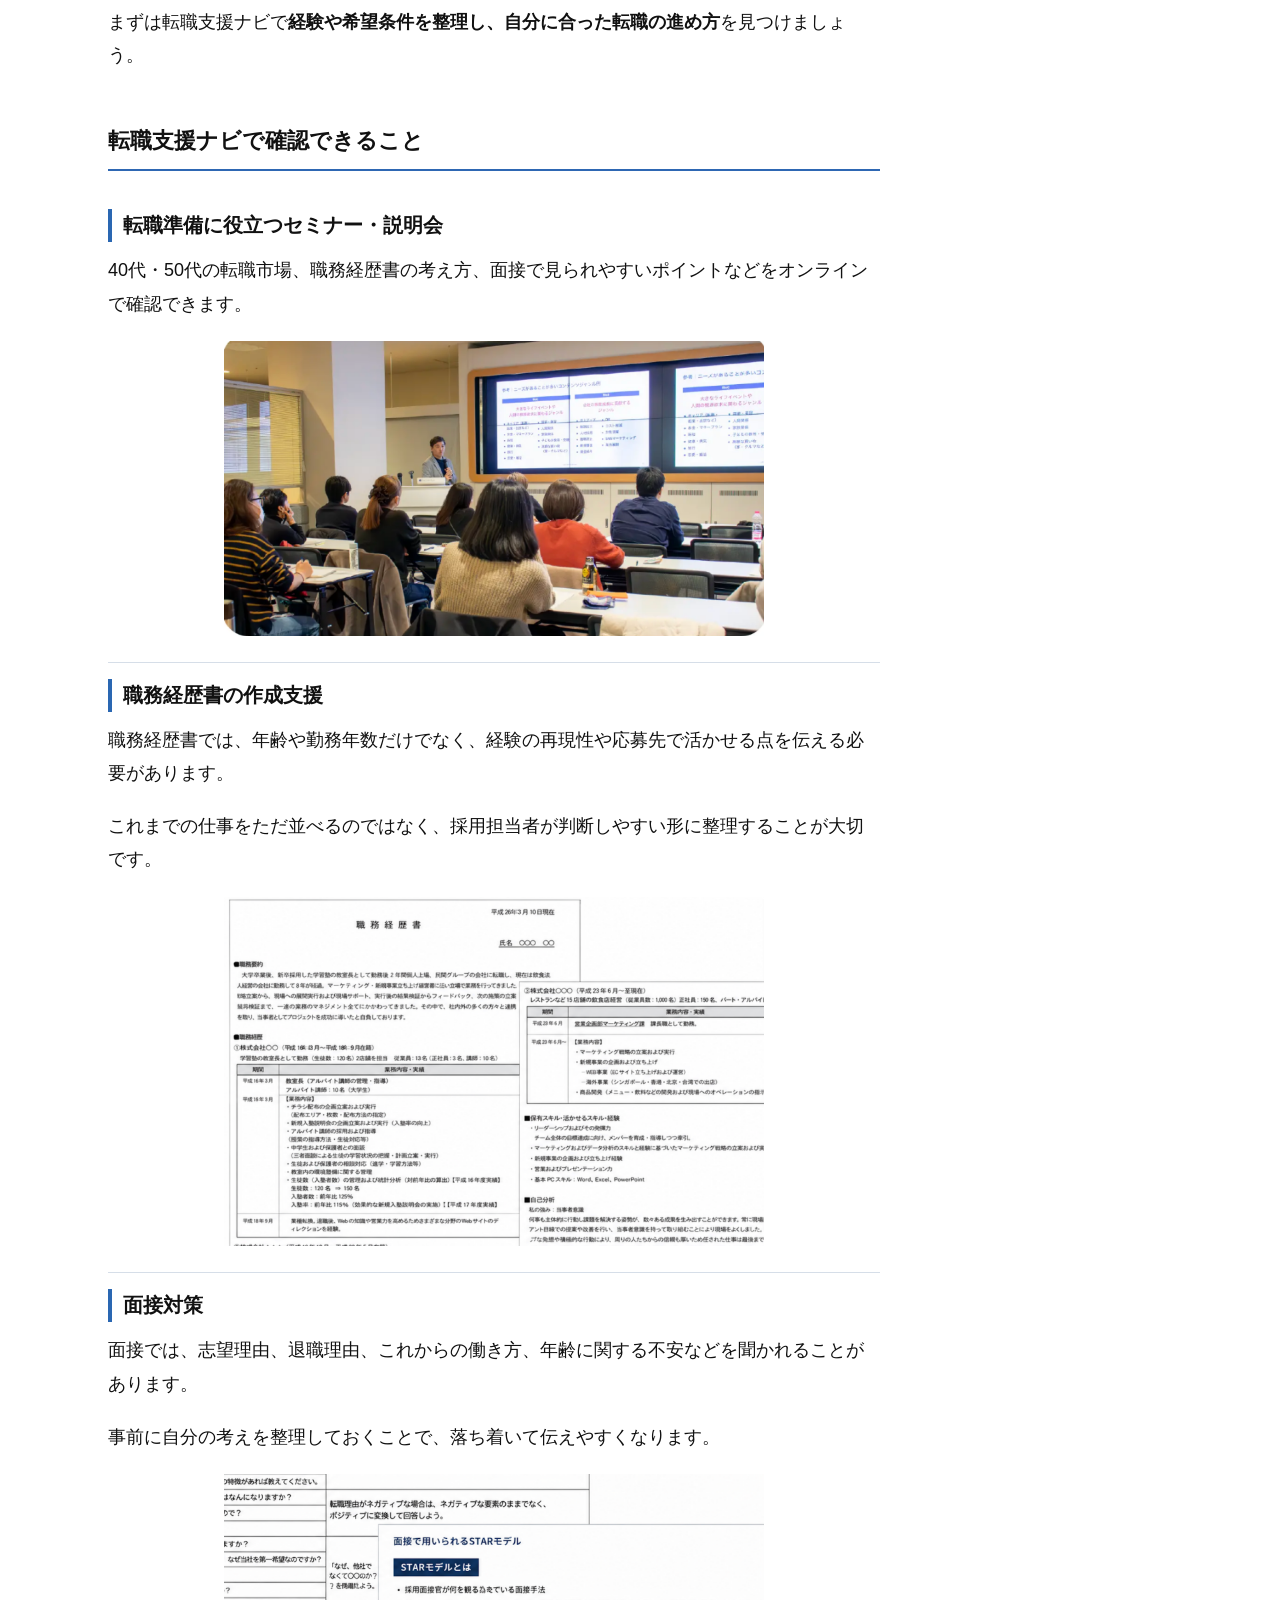
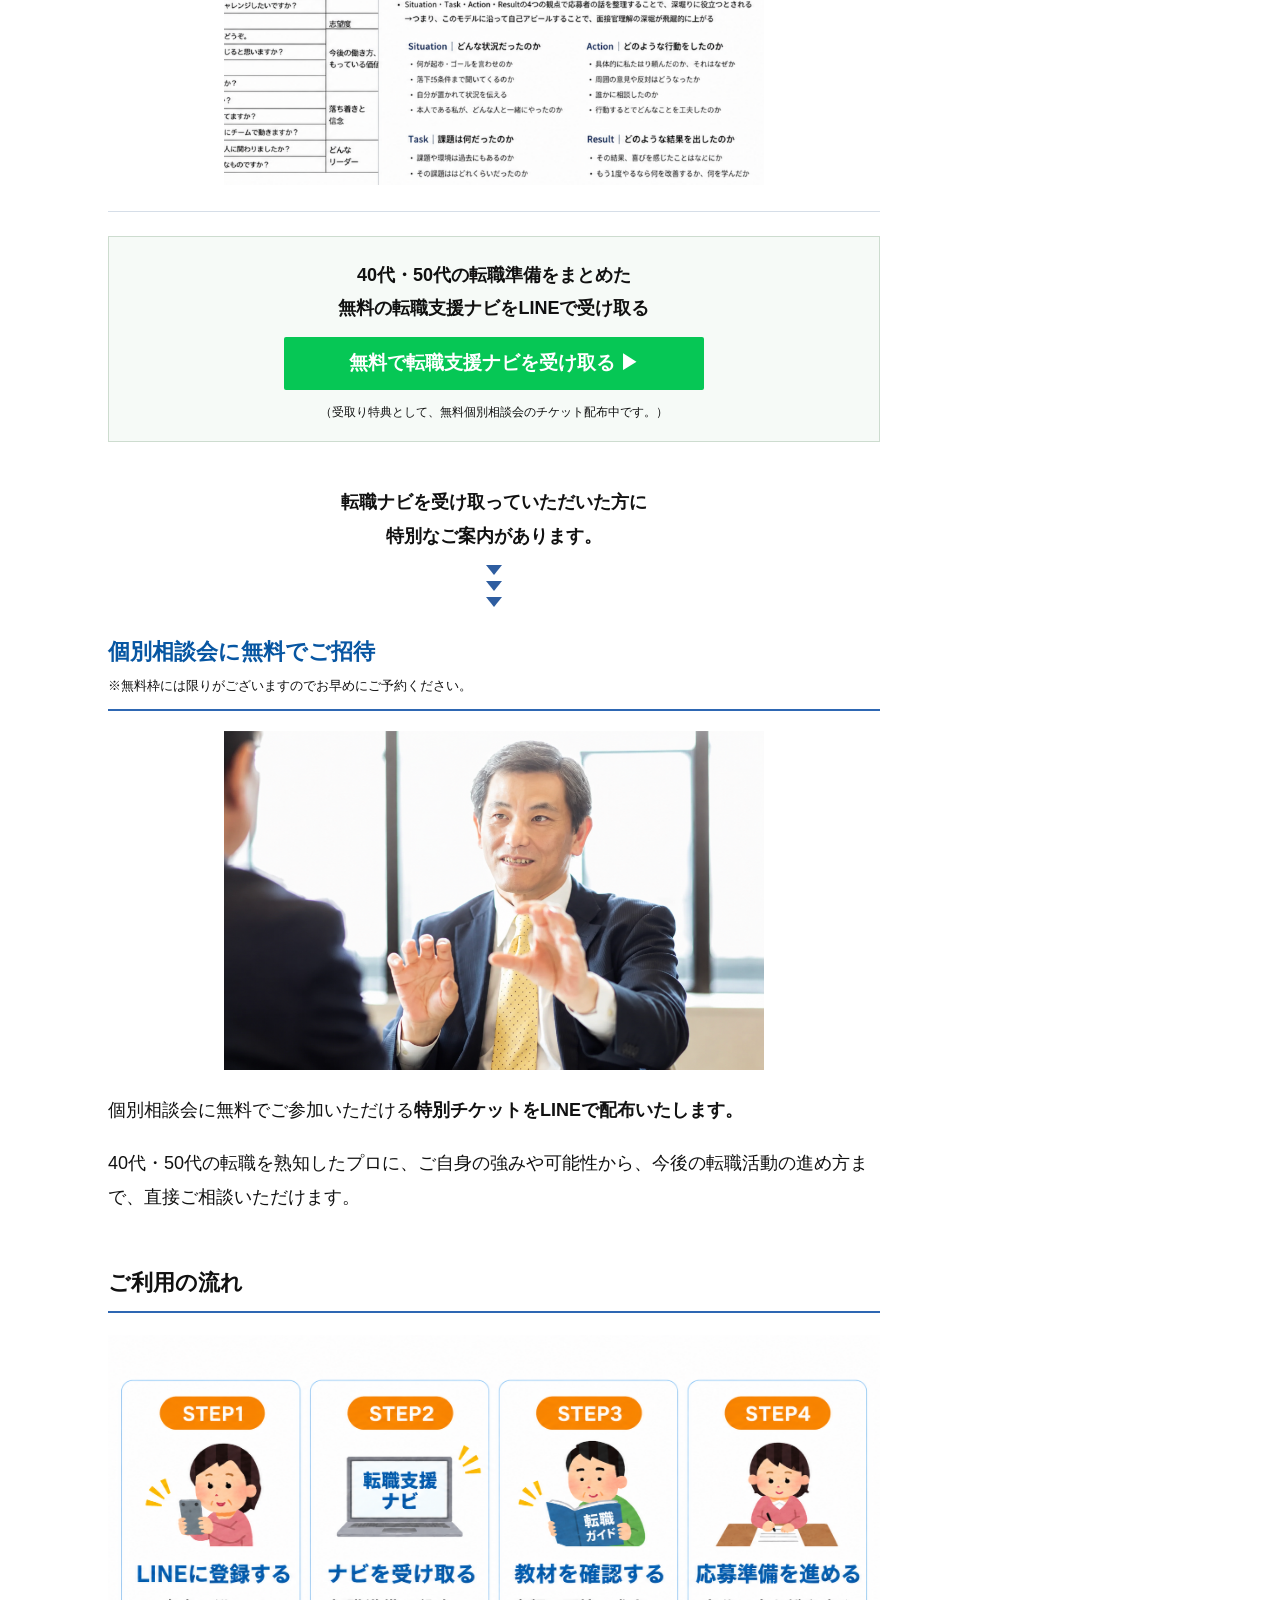
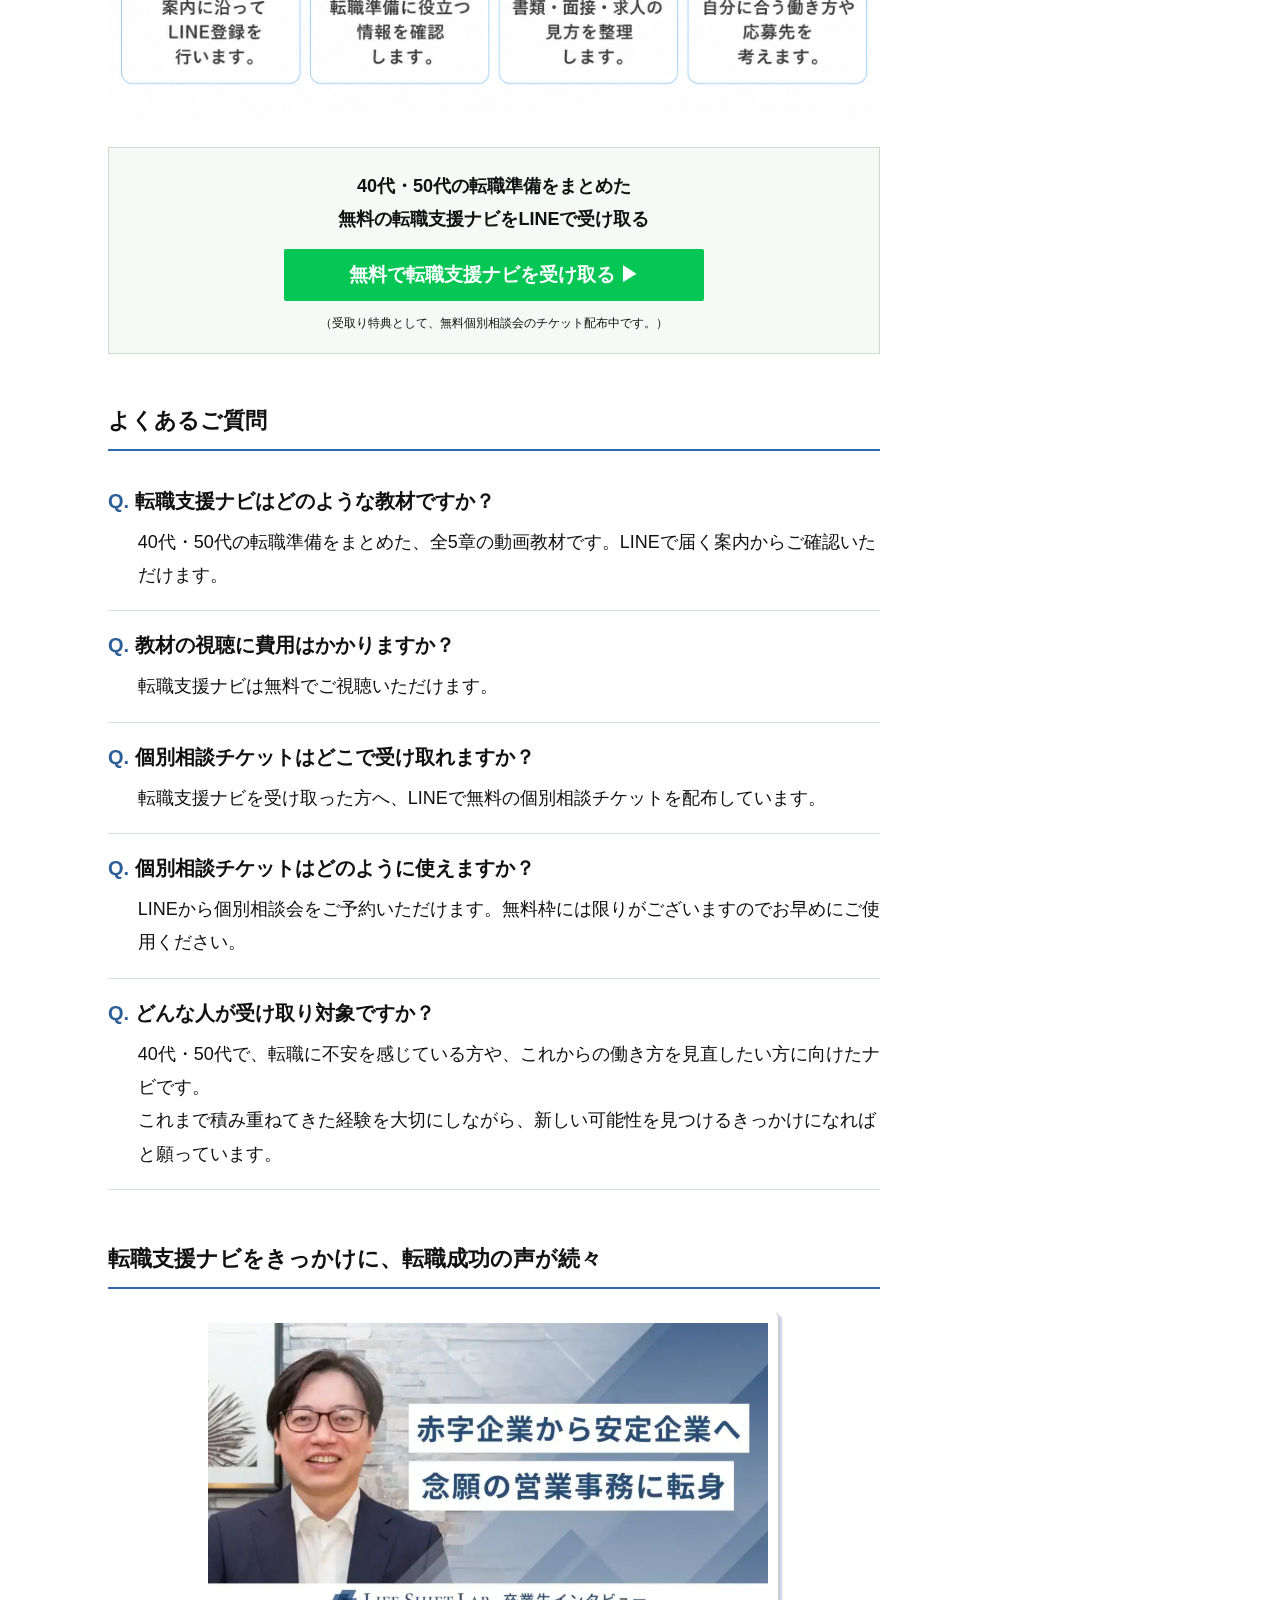
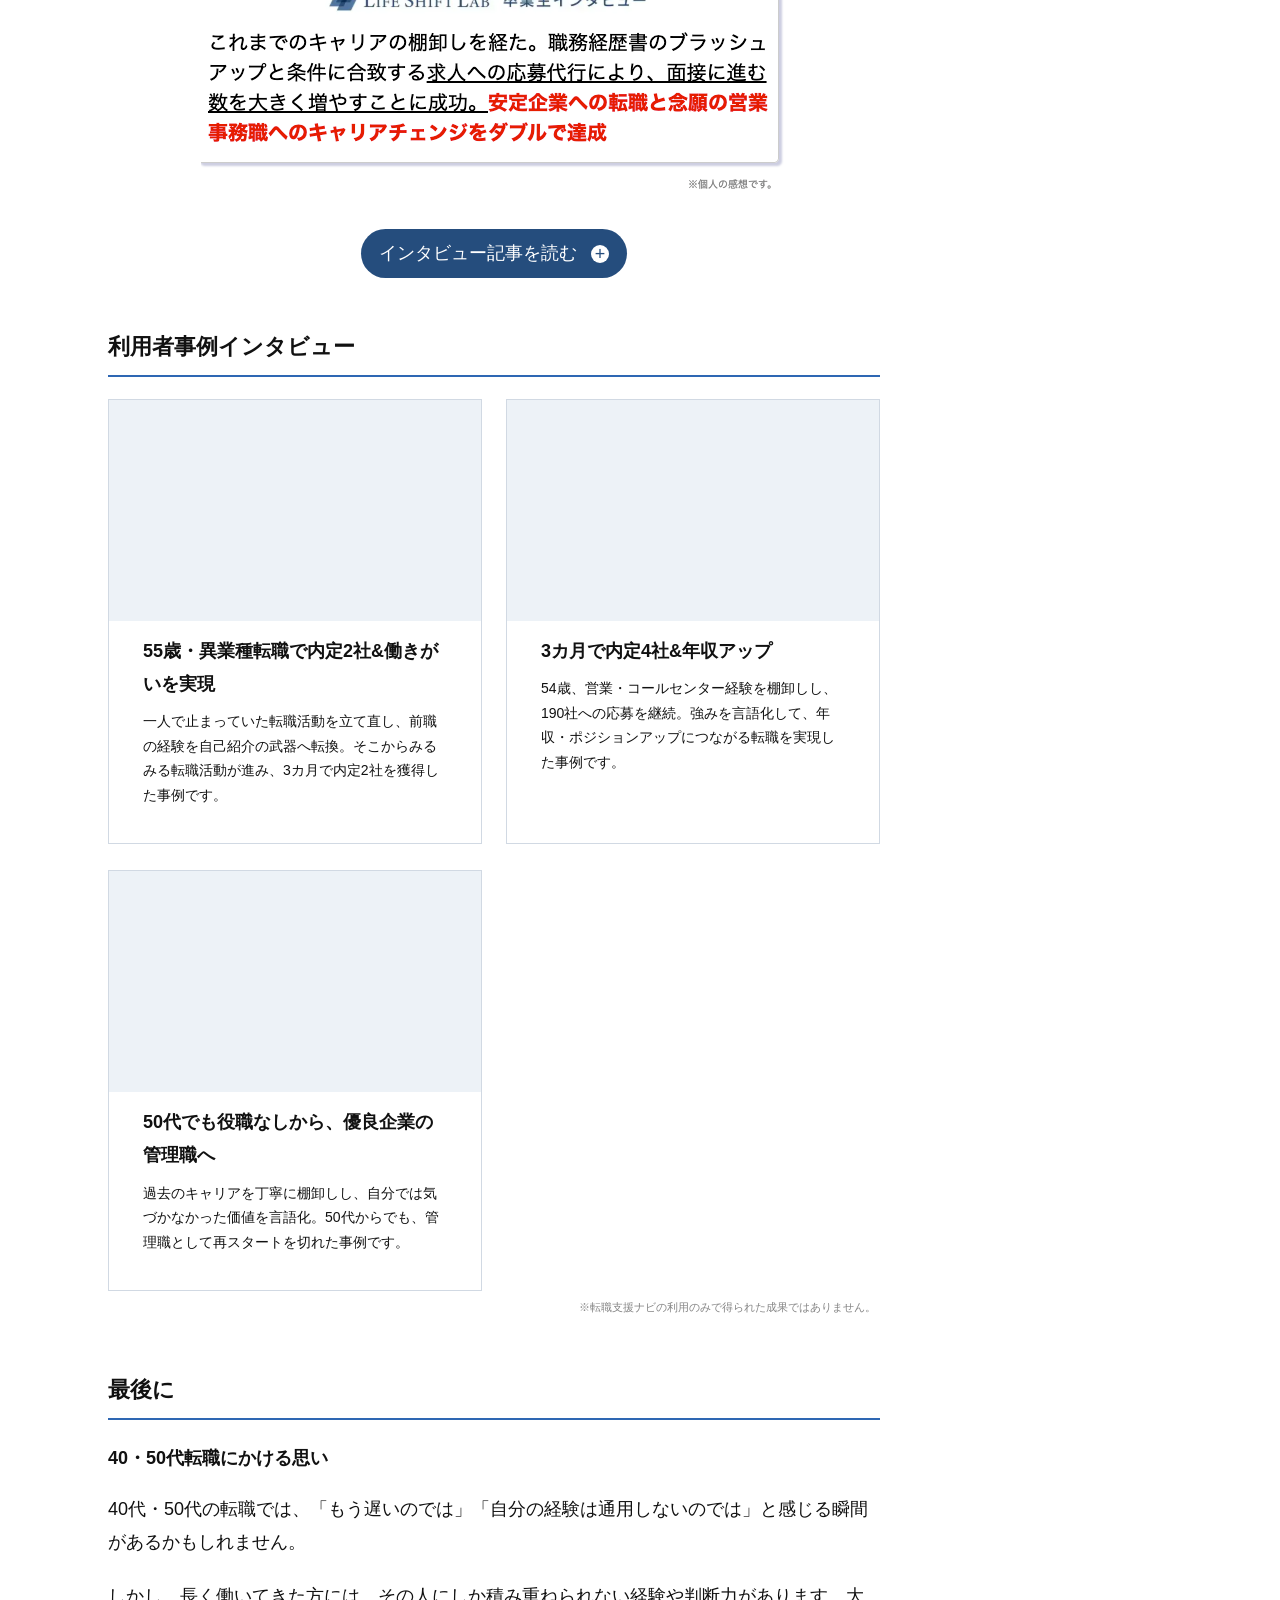
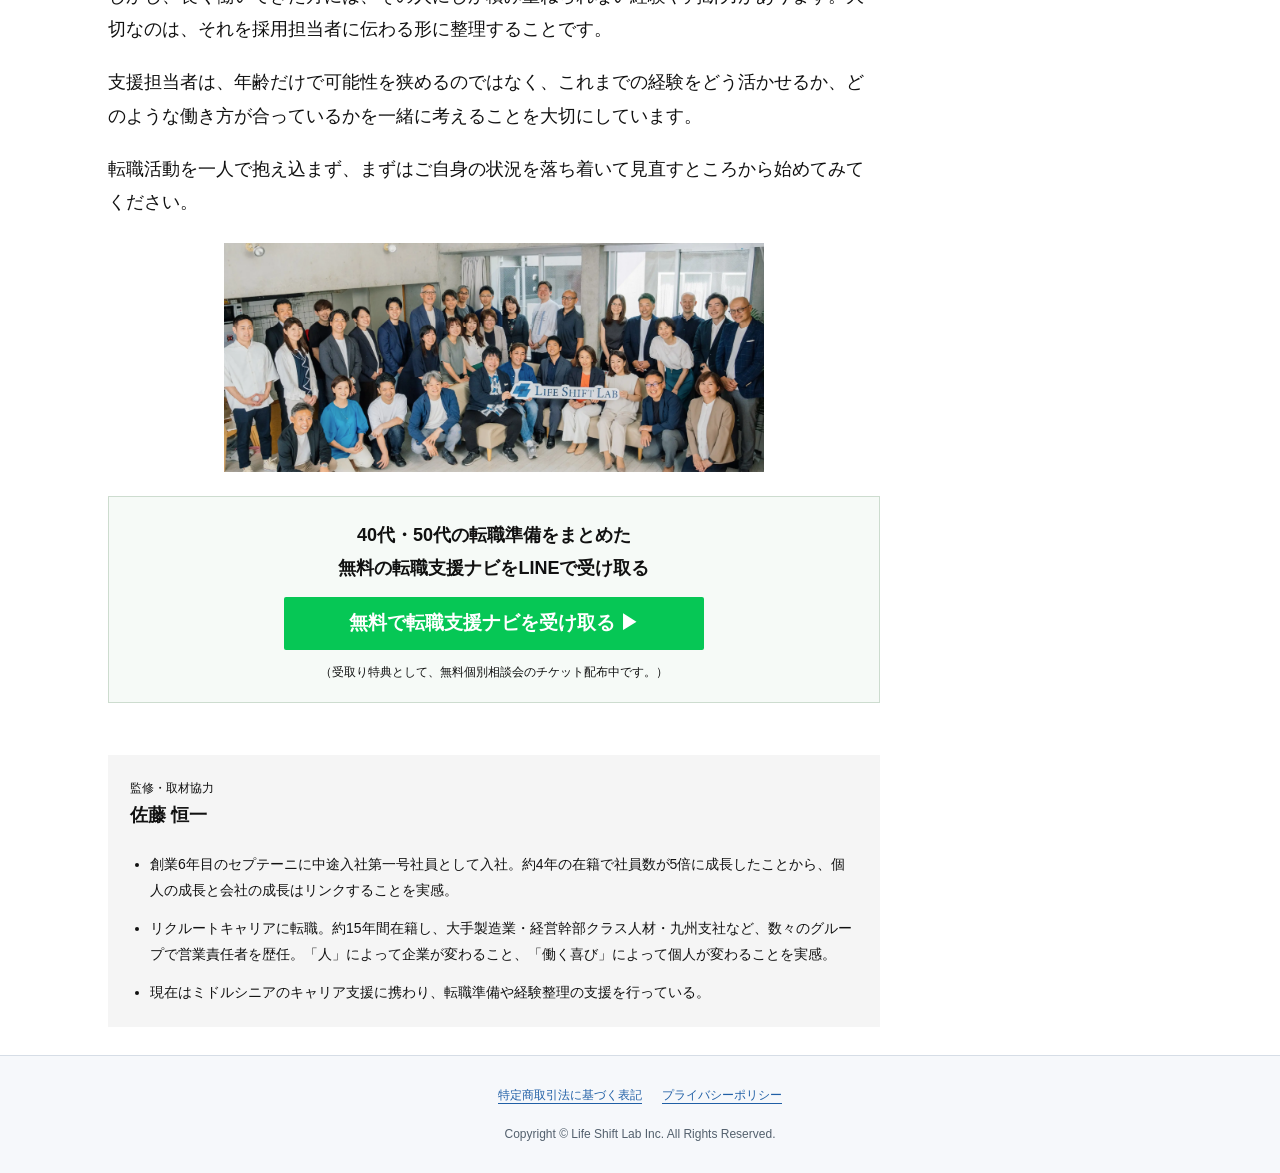
<file: versions/navi-results/index.html>
<!doctype html>
<html lang="ja">
<head>
   <!-- Google Tag Manager -->
<script>(function(w,d,s,l,i){w[l]=w[l]||[];w[l].push({'gtm.start':
  new Date().getTime(),event:'gtm.js'});var f=d.getElementsByTagName(s)[0],
  j=d.createElement(s),dl=l!='dataLayer'?'&l='+l:'';j.async=true;j.src=
  'https://www.googletagmanager.com/gtm.js?id='+i+dl;f.parentNode.insertBefore(j,f);
  })(window,document,'script','dataLayer','GTM-PG9KHCC');</script>
  <!-- End Google Tag Manager -->
  <meta charset="utf-8">
  <meta name="viewport" content="width=device-width, initial-scale=1">
  <title>40代・50代のための転職支援ナビ</title>
  <meta name="description" content="40代・50代の転職に不安を感じている方へ。求人を探す前に知っておきたい、就職支援と転職準備の進め方を紹介します。">
  <link rel="stylesheet" href="style.css?v=20261116-note-below-videos">
</head>
<body>
  <script async src="https://l-cv-tracking-client.vercel.app/line-ad/v1/append-ad-params.js"></script>

  <!-- Google Tag Manager (noscript) -->
  <noscript><iframe src="https://www.googletagmanager.com/ns.html?id=GTM-PG9KHCC"
    height="0" width="0" style="display:none;visibility:hidden"></iframe></noscript>
    <!-- End Google Tag Manager (noscript) -->

  <header class="site-header" id="first-guide">
    <div class="site-header__inner">
      <div class="brand-row">
        <div class="media-logo">
          <img class="brand-image" src="images/navi-logo-top-20261113.png" decoding="sync" fetchpriority="high" alt="40代・50代のための 転職支援ナビ Life Shift Lab Career Support" width="2168" height="725">
        </div>
        <form class="site-search" role="search" aria-label="ページ内検索" onsubmit="return false;">
          <input type="search" value="" aria-label="検索キーワード" placeholder="キーワードを入力">
          <button type="submit" disabled>検索</button>
        </form>
        <div class="header-actions" aria-label="ヘッダー操作">
          <button class="header-action header-action--search" type="button" data-panel-trigger="search" aria-disabled="true" disabled><span></span>検索</button>
          <button class="header-action header-action--menu" type="button" data-panel-trigger="menu" aria-disabled="true" disabled><span></span>メニュー</button>
        </div>
      </div>
      <div class="mobile-header-meta" aria-label="ページ情報">
        <nav class="breadcrumb mobile-header-breadcrumb" aria-label="パンくず（スマートフォン）"><span>TOP</span> &gt; <span>就職・転職</span> &gt; <span>転職支援</span> &gt; <span aria-current="page">40・50代の転職支援</span></nav>
        <p class="mobile-header-dates"><span>公開日：<time datetime="2026-08-25">2026.08.25</time></span><span>更新日：<time class="auto-updated-date">2026.08.25</time></span></p>
      </div>
    </div>
  </header>

  <div class="mobile-panel" id="mobile-search-panel" data-panel="search" hidden>
    <form class="mobile-search-form" role="search">
      <input type="search" name="q" placeholder="キーワードを入力" aria-label="検索キーワード" disabled>
      <button type="submit" disabled>検索</button>
    </form>
  </div>

  <div class="mobile-panel" id="mobile-menu-panel" data-panel="menu" hidden>
    <nav class="mobile-menu-list" aria-label="スマホメニュー"><a href="#school">転職支援ナビとは？</a><a href="#support">転職支援ナビで確認できること</a><a href="#about">ご利用の流れ</a><a href="#faq">よくあるご質問</a></nav>
  </div>

<p id="search-status" class="search-status" role="status" aria-live="polite"></p>
  <main class="page">
    <div class="page-top-meta">
      <div class="intro-category-row intro-category-row--below-breadcrumb"><p class="category-label">特集</p></div>
      <nav class="breadcrumb" aria-label="パンくず"><span>TOP</span> &gt; <span>就職・転職</span> &gt; <span>転職支援</span> &gt; <span aria-current="page">40・50代の転職支援</span></nav>
    </div>
    <p class="article-meta"><span>公開日：<time datetime="2026-08-25">2026.08.25</time></span><span>更新日：<time id="updated-date">2026.08.25</time></span></p>
    <div class="content-layout">
      <article class="article">
      <div class="intro-hero">
        <h1 class="intro-main-title"><span class="intro-stat-line">年間転職者の約6人に1人<sup>※</sup>が注目</span><span class="intro-guide-name">40代・50代が知るべき新常識。</span></h1>
        <img class="intro-meti-label" src="images/meti-course-label.png" width="2048" height="682" alt="経済産業省採択事業">
        <nav class="section-index section-index--top" aria-label="ページ内目次">
          <ul>
            <li><a href="#school">転職支援ナビとは？</a></li>
            <li><a href="#support">転職支援ナビで確認できること</a></li>
            <li><a href="#about">ご利用の流れ</a></li>
          </ul>
        </nav>
        <div class="intro-concern">
          <p class="intro-concern__description"><strong>「何から始めればいいかわからない」</strong>まま求人を探しても、転職はうまく進みません。</p>
        </div>
        <div class="intro-plain-copy">
          <p>転職支援ナビでは、<strong>合格率を左右する応募前の準備</strong>をゼロから解説しています。</p>
        </div>
      </div>

<div class="cta cta--intro">
        <p class="cta__title">40代・50代の転職準備をまとめた<br>無料の転職支援ナビをLINEで受け取る</p>
        <a class="cta__button" href="https://liff.line.me/2001351473-tJGaXIxG/track?trackingId=454e6343-675f-4a70-9221-4d50f342c825&line-ad-track=true&liffId=2001351473-tJGaXIxG&follow=%40526etmyv">無料で転職支援ナビを受け取る ▶</a>
      <p class="cta-benefit">（受取り特典として、無料個別相談会のチケット配布中です。）</p></div>
      <p class="intro-stat-note">※2025年の45〜64歳の年間転職者約112万人と、LSL公式LINE累計登録者178,856人を単純比較。登録者は全年代を含みます。</p>

      <p class="section-transition-lead">
        <span class="section-transition-line">ここからは、転職支援ナビで確認できる内容を、</span>
        <span class="section-transition-line">順番に見ていきます。</span>
      </p>
      <div class="section-transition-arrows" aria-hidden="true">
        <span></span>
        <span></span>
        <span></span>
      </div>

      <section class="comparison-section" id="school" aria-label="転職支援ナビの概要">
        <h2>転職支援ナビとは？</h2>
        <div class="comparison-text">
          <figure class="comparison-chart">
            <img src="images/comparison-services-20261114-v3.png" alt="転職エージェント、ハローワークとの違い。転職エージェントと転職支援ナビの比較表。項目は主な役割、向いている人、確認できること。転職エージェントは求人紹介・応募先が決まっている人・求人企業情報、転職支援ナビは転職準備のサポート・何から始めるか迷う人・強み書類面接対策。" width="1535" height="1024">
          </figure>
          <p>自分に合う仕事の軸が曖昧なまま求人を探すと、<strong>相談先や仕事選びを間違えてしまう</strong>ことも。</p>
          <p>まずは転職支援ナビで<strong>経験や希望条件を整理し、自分に合った転職の進め方</strong>を見つけましょう。</p>
        </div>
      </section>

      <h2 id="support">転職支援ナビで確認できること</h2>

      <div class="support-menu">

        <section class="support-item">
          <h3>転職準備に役立つセミナー・説明会</h3>
          <p>40代・50代の転職市場、職務経歴書の考え方、面接で見られやすいポイントなどをオンラインで確認できます。</p>
          <img class="support-photo" src="images/lsl/webinar-supplied-20260824.png" alt="セミナー・説明会の様子">
        </section>

        <section class="support-item">
          <h3 id="documents">職務経歴書の作成支援</h3>
          <p>職務経歴書では、年齢や勤務年数だけでなく、経験の再現性や応募先で活かせる点を伝える必要があります。</p>
          <p>これまでの仕事をただ並べるのではなく、採用担当者が判断しやすい形に整理することが大切です。</p>
          <img class="support-photo support-photo--document" src="images/lsl/resume-documents-20260703c.png" alt="職務経歴書の作成支援資料">
        </section>

        <section class="support-item">
          <h3 id="interview-prep">面接対策</h3>
          <p>面接では、志望理由、退職理由、これからの働き方、年齢に関する不安などを聞かれることがあります。</p>
          <p>事前に自分の考えを整理しておくことで、落ち着いて伝えやすくなります。</p>
          <img class="support-photo support-photo--document" src="images/lsl/interview-sheet-20260703c.png" alt="面接対策資料">
        </section>

      </div>

      <div class="cta">
        <p class="cta__title">40代・50代の転職準備をまとめた<br>無料の転職支援ナビをLINEで受け取る</p>
        <a class="cta__button" href="https://liff.line.me/2001351473-tJGaXIxG/track?trackingId=454e6343-675f-4a70-9221-4d50f342c825&line-ad-track=true&liffId=2001351473-tJGaXIxG&follow=%40526etmyv">無料で転職支援ナビを受け取る ▶</a>
      <p class="cta-benefit">（受取り特典として、無料個別相談会のチケット配布中です。）</p></div>

      <p class="section-transition-lead benefit-transition-lead">
        転職ナビを受け取っていただいた方に<br>特別なご案内があります。
      </p>
      <div class="section-transition-arrows benefit-transition-arrows" aria-hidden="true">
        <span></span>
        <span></span>
        <span></span>
      </div>

      <section class="benefit-notice" id="benefit">
        <h2>個別相談会に無料でご招待</h2>
        <p class="benefit-note">※無料枠には限りがございますのでお早めにご予約ください。</p>
        <figure class="benefit-photo"><img src="images/consultation-supplied-20260824.png" alt="担当者が相談者に向き合い、転職について相談している様子" loading="lazy" width="1568" height="985"></figure>
        <p>個別相談会に無料でご参加いただける<strong>特別チケットをLINEで配布いたします。</strong></p>
        <p>40代・50代の転職を熟知したプロに、ご自身の強みや可能性から、今後の転職活動の進め方まで、直接ご相談いただけます。</p>

      </section><h2 id="about">ご利用の流れ</h2>

      <figure class="usage-guide-chart comparison-chart usage-guide-chart--desktop">
        <img src="images/usage-guide-20261114.png" alt="ご利用の流れ：STEP1 LINEに登録する、STEP2 ナビを受け取る、STEP3 教材を確認する、STEP4 応募準備を進める" width="1774" height="887" loading="lazy">
      </figure>
      <section class="usage-guide-mobile" aria-label="ご利用の流れ（スマホ表示）">
        <ol class="usage-step-list">
          <li class="usage-step-card">
            <div class="usage-step-card__content">
              <span class="usage-step-badge">STEP1</span>
              <div class="usage-step-card__body">
                <h3>LINEに登録する</h3>
                <p>案内に沿ってLINE登録を行います。</p>
              </div>
            </div>
            <div class="usage-step-card__illustration">
              <img src="images/usage-step1-20261114.png" alt="" loading="lazy" width="290" height="254">
            </div>
          </li>
          <li class="usage-step-card">
            <div class="usage-step-card__content">
              <span class="usage-step-badge">STEP2</span>
              <div class="usage-step-card__body">
                <h3>ナビを受け取る</h3>
                <p>転職準備に役立つ情報を確認します。</p>
              </div>
            </div>
            <div class="usage-step-card__illustration">
              <img src="images/usage-step2-20261114.png" alt="" loading="lazy" width="347" height="254">
            </div>
          </li>
          <li class="usage-step-card">
            <div class="usage-step-card__content">
              <span class="usage-step-badge">STEP3</span>
              <div class="usage-step-card__body">
                <h3>教材を確認する</h3>
                <p>書類・面接・求人の見方を整理します。</p>
              </div>
            </div>
            <div class="usage-step-card__illustration">
              <img src="images/usage-step3-20261114.png" alt="" loading="lazy" width="311" height="254">
            </div>
          </li>
          <li class="usage-step-card">
            <div class="usage-step-card__content">
              <span class="usage-step-badge">STEP4</span>
              <div class="usage-step-card__body">
                <h3>応募準備を進める</h3>
                <p>自分に合う働き方や応募先を考えます。</p>
              </div>
            </div>
            <div class="usage-step-card__illustration">
              <img src="images/usage-step4-20261114.png" alt="" loading="lazy" width="304" height="254">
            </div>
          </li>
        </ol>
      </section>

      <div class="cta">
        <p class="cta__title">40代・50代の転職準備をまとめた<br>無料の転職支援ナビをLINEで受け取る</p>
        <a class="cta__button" href="https://liff.line.me/2001351473-tJGaXIxG/track?trackingId=454e6343-675f-4a70-9221-4d50f342c825&line-ad-track=true&liffId=2001351473-tJGaXIxG&follow=%40526etmyv">無料で転職支援ナビを受け取る ▶</a>
      <p class="cta-benefit">（受取り特典として、無料個別相談会のチケット配布中です。）</p></div>

      <section class="faq-section" id="faq"><h2>よくあるご質問</h2>
<div class="faq-item"><h3 class="faq-question"><span class="faq-q-mark">Q.</span> 転職支援ナビはどのような教材ですか？</h3><p class="faq-answer">40代・50代の転職準備をまとめた、全5章の動画教材です。LINEで届く案内からご確認いただけます。</p></div>
<div class="faq-item"><h3 class="faq-question"><span class="faq-q-mark">Q.</span> 教材の視聴に費用はかかりますか？</h3><p class="faq-answer">転職支援ナビは無料でご視聴いただけます。</p></div>
<div class="faq-item"><h3 class="faq-question"><span class="faq-q-mark">Q.</span> 個別相談チケットはどこで受け取れますか？</h3><p class="faq-answer">転職支援ナビを受け取った方へ、LINEで無料の個別相談チケットを配布しています。</p></div>
<div class="faq-item"><h3 class="faq-question"><span class="faq-q-mark">Q.</span> 個別相談チケットはどのように使えますか？</h3><p class="faq-answer">LINEから個別相談会をご予約いただけます。無料枠には限りがございますのでお早めにご使用ください。</p></div>
<div class="faq-item"><h3 class="faq-question"><span class="faq-q-mark">Q.</span> どんな人が受け取り対象ですか？</h3><p class="faq-answer">40代・50代で、転職に不安を感じている方や、これからの働き方を見直したい方に向けたナビです。<br>これまで積み重ねてきた経験を大切にしながら、新しい可能性を見つけるきっかけになればと願っています。</p></div>
</section><h2 id="story">転職支援ナビをきっかけに、転職成功の声が続々</h2>

      <img class="case-visual" src="images/lsl/customer-case-aoto.png" alt="赤字企業から安定企業へ転職した利用者事例">

      <div class="interview-link-wrap">
        <a class="interview-link js-interview-open" href="#interview-asan" role="button" aria-haspopup="dialog">インタビュー記事を読む</a>
      </div>

      <h2 id="interview-videos">利用者事例インタビュー</h2>
<div class="video-grid" aria-label="利用者事例インタビュー動画">
        <section class="video-card">
          <div class="video-frame">
            <iframe src="https://player.vimeo.com/video/1203755050?h=f7f201e1a6" title="50代女性が3ヵ月で内定2社" loading="lazy" allow="autoplay; fullscreen; picture-in-picture; clipboard-write" allowfullscreen></iframe>
          </div>
          <p class="video-caption">55歳・異業種転職で内定2社&amp;働きがいを実現</p>
          <p class="video-desc">一人で止まっていた転職活動を立て直し、前職の経験を自己紹介の武器へ転換。そこからみるみる転職活動が進み、3カ月で内定2社を獲得した事例です。</p>
        </section>
        <section class="video-card">
          <div class="video-frame">
            <iframe src="https://player.vimeo.com/video/1203755057?h=12b596d1e6" title="肩書きなしから内定4社" loading="lazy" allow="autoplay; fullscreen; picture-in-picture; clipboard-write" allowfullscreen></iframe>
          </div>
          <p class="video-caption">3カ月で内定4社&amp;年収アップ</p>
          <p class="video-desc">54歳、営業・コールセンター経験を棚卸しし、190社への応募を継続。強みを言語化して、年収・ポジションアップにつながる転職を実現した事例です。</p>
        </section>
        <section class="video-card">
          <div class="video-frame">
            <iframe src="https://player.vimeo.com/video/1203755051?h=4449510a89" title="優良企業の管理職へ転職" loading="lazy" allow="autoplay; fullscreen; picture-in-picture; clipboard-write" allowfullscreen></iframe>
          </div>
          <p class="video-caption">50代でも役職なしから、優良企業の管理職へ</p>
          <p class="video-desc">過去のキャリアを丁寧に棚卸しし、自分では気づかなかった価値を言語化。50代からでも、管理職として再スタートを切れた事例です。</p>
        </section>
      </div>

      <p class="intro-stat-note interview-results-note">※転職支援ナビの利用のみで得られた成果ではありません。</p>

      <h2>最後に</h2>
      <p class="subtitle">40・50代転職にかける思い</p>

      <p>40代・50代の転職では、<span class="marker">「もう遅いのでは」「自分の経験は通用しないのでは」</span>と感じる瞬間があるかもしれません。</p>
      <p>しかし、長く働いてきた方には、その人にしか<span class="marker">積み重ねられない経験や判断力</span>があります。大切なのは、それを採用担当者に伝わる形に整理することです。</p>
      <p>支援担当者は、<span class="marker">年齢だけで可能性を狭めるのではなく</span>、これまでの経験をどう活かせるか、どのような働き方が合っているかを一緒に考えることを大切にしています。</p>
      <p><span class="marker">転職活動を一人で抱え込まず、まずはご自身の状況を落ち着いて見直すところから始めてみてください。</span></p>
      <img class="final-photo" src="images/lsl/final-team.png" alt="トレーナー集合写真">

      <div class="cta cta--postscript">
        <p class="cta__title">40代・50代の転職準備をまとめた<br>無料の転職支援ナビをLINEで受け取る</p>
        <a class="cta__button" href="https://liff.line.me/2001351473-tJGaXIxG/track?trackingId=454e6343-675f-4a70-9221-4d50f342c825&line-ad-track=true&liffId=2001351473-tJGaXIxG&follow=%40526etmyv">無料で転職支援ナビを受け取る ▶</a>
      <p class="cta-benefit">（受取り特典として、無料個別相談会のチケット配布中です。）</p></div>

      <section class="writer-box" aria-label="監修・取材協力">
        <p class="writer-box__name"><span class="writer-box__label">監修・取材協力</span>佐藤 恒一</p>
        <ul class="writer-box__list">
          <li>創業6年目のセプテーニに中途入社第一号社員として入社。約4年の在籍で社員数が5倍に成長したことから、個人の成長と会社の成長はリンクすることを実感。</li>
          <li>リクルートキャリアに転職。約15年間在籍し、大手製造業・経営幹部クラス人材・九州支社など、数々のグループで営業責任者を歴任。「人」によって企業が変わること、「働く喜び」によって個人が変わることを実感。</li>
          <li>現在はミドルシニアのキャリア支援に携わり、転職準備や経験整理の支援を行っている。</li>
        </ul>
      </section>


      </article>

      <aside class="side-column" aria-label="サイドメニュー">
        <section class="side-box">
          <h2>転職準備について</h2>
          <nav>
            <a>転職支援ナビとは？</a>
            <a>転職支援ナビで確認できること</a>
            <a>ご利用の流れ</a>
            <a>転職支援ナビをきっかけに、転職成功の声が続々</a><a>利用者事例インタビュー</a>
          </nav>
        </section>
        <section class="side-box">
          <h2>関連情報</h2>
          <nav>
            <a>職務経歴書の作成支援</a>
            <a>面接対策</a>
          </nav>
        </section>
      </aside>

    </div>
  </main>

  <footer class="footer footer--legal">
    <div class="footer__inner">
      <nav class="footer__links" aria-label="法務リンク">
        <a href="https://lifeshiftlab.jp/law/" target="_blank" rel="noopener">特定商取引法に基づく表記</a>
        <a href="https://lifeshiftlab.jp/privacy/" target="_blank" rel="noopener">プライバシーポリシー</a>
      </nav>
      <div class="footer-copy">Copyright © Life Shift Lab Inc. All Rights Reserved.</div>
    </div>
  </footer>

  <div class="interview-modal" id="interview-asan" role="dialog" aria-modal="true" aria-labelledby="interview-asan-title" hidden>
    <div class="interview-modal__dialog">
      <button type="button" class="interview-modal__close js-interview-close" aria-label="閉じる">&times;</button>
      <div class="coach_box">
        <h2 id="interview-asan-title">赤字企業から安定企業へ<br>念願の営業事務への転職に成功</h2>
        <img src="images/lsl/intervew_asan-1024x538.webp" alt="赤字企業から安定企業へ転職した卒業生インタビュー" loading="lazy">

        <h3>現職と転職先のご職業を教えてください。</h3>
        <p>現在は清掃会社でホテルの客室の清掃を担当しています。大阪や兵庫、京都など業務委託で受け持っている会社のホテルを巡り、現場責任者として従事してきました。今後は電気工事会社の営業事務として働く予定です。会社の規模感や業界、業種も全く異なりますが、自分の理想を実現できる環境があることや、面接や選考途中で誠実さや人柄の良さを感じ、一緒に働きたいと思い転職を決断しました。</p>

        <h3>転職を決断した理由を教えてください。</h3>
        <p>ホテル事業が赤字で、どんどん撤退が続いている状況でした。コロナで縮小を余儀なくされてから、復活の兆しが見えず、日々現状維持をするのが精一杯の状況でした。今後の発展性を感じなかったため転職を考えていました。また、大阪や京都などホテル間の異動も頻繁にあり、体力的にしんどさを感じたことも要因のひとつです。</p>
        <p>社内で部署異動の希望を出しても、希望が通らずキャリアチェンジが難しい状況だったため、転職を決意し、その勢いで転職サイトや転職エージェントに登録しました。ただ自分の強みが全くわからず、その後のアクションを起こすことができませんでした。</p>
        <img src="images/lsl/asan2-1024x683.webp" alt="インタビュー中の様子" loading="lazy">

        <h3>どんな職種へのキャリアチャレンジを考えていましたか？</h3>
        <p>集団の先頭に立つよりも、サポートする仕事の方が向いているのかなと思っていました。なので、営業事務のような会社の縁の下の力持ちとして、周りの方を支えることができる職種を目指していました。</p>

        <h3>転職準備で得たものを教えてください。</h3>
        <p>転職への自信がつき、実際に希望していた職種で内定をもらうことができました。自分では、転職で活かせるようなこれまでの実績やスキルは何もないなと思っていました。ただ、これまでの実績やエピソードを引き出し、言語化していくことで、「自分って実は、色々やってきていたんだな」と自分のキャリアを振り返ることができました。</p>
        <img src="images/lsl/asan3-1024x683.webp" alt="インタビュー中の様子" loading="lazy">

        <h3>今後のキャリアにおける目標を教えてください。</h3>
        <p>年を重ねていますが、業界や業種が全く違う仕事で新人として働くので、少しでも早く戦力になりたいと考えています。これまでの経験を活かして、一緒に働くメンバーを支えつつ、会社を大きくしていくためのお手伝いができたらいいなと考えています。</p>
      </div>
    </div>
  </div>
  <script>
    (() => {
      const modal = document.getElementById("interview-asan");
      if (!modal) return;
      const dialog = modal.querySelector(".interview-modal__dialog");
      let lastFocused = null;

      const openModal = () => {
        lastFocused = document.activeElement;
        modal.hidden = false;
        modal.classList.add("is-open");
        document.documentElement.style.overflowY = "hidden";
        modal.querySelector(".js-interview-close")?.focus();
      };

      const closeModal = () => {
        modal.classList.remove("is-open");
        modal.hidden = true;
        document.documentElement.style.overflowY = "";
        if (lastFocused && typeof lastFocused.focus === "function") lastFocused.focus();
      };

      document.querySelectorAll(".js-interview-open").forEach((button) => {
        button.addEventListener("click", (event) => {
          event.preventDefault();
          openModal();
        });
      });

      modal.querySelectorAll(".js-interview-close").forEach((button) => {
        button.addEventListener("click", closeModal);
      });

      modal.addEventListener("click", (event) => {
        if (dialog && !dialog.contains(event.target)) closeModal();
      });

      document.addEventListener("keydown", (event) => {
        if (event.key === "Escape" && modal.classList.contains("is-open")) closeModal();
      });
    })();
  </script>
<script src="script.js"></script>
</body>
</html>
</file>
<file: style.css>
:root{--blue:#2d6096;--ink:#243448;--line:#d4dce5;--soft:#f3f6f9}*{box-sizing:border-box}html{scroll-behavior:smooth;scroll-padding-top:24px}body{margin:0;background:#fff;color:var(--ink);font-family:-apple-system,BlinkMacSystemFont,'Hiragino Sans','Yu Gothic',sans-serif;line-height:1.9;font-size:16px}a{color:#245a90;text-underline-offset:4px}a:hover{text-decoration-thickness:2px}a:focus-visible,summary:focus-visible{outline:3px solid #a56c13;outline-offset:5px}img{display:block;max-width:100%;height:auto}.skip{position:absolute;left:12px;top:-80px;background:white;padding:12px;z-index:10}.skip:focus{top:12px}.site-header{border-top:5px solid var(--blue);border-bottom:1px solid var(--line)}.header-inner{max-width:1080px;margin:auto;padding:20px 24px;display:flex;justify-content:space-between;align-items:center;gap:24px}.brand{width:270px}.header-right{display:grid;text-align:right;gap:8px;font-size:13px}.page{max-width:1080px;margin:auto;padding:0 24px}.breadcrumb{display:flex;gap:12px;flex-wrap:wrap;padding:14px 0;border-bottom:1px solid var(--line);font-size:12px}.meta{text-align:right;color:#5e6b79;font-size:12px;margin:12px 0 30px}.layout{display:grid;grid-template-columns:minmax(0,1fr) 240px;gap:36px}main{min-width:0}.eyebrow{display:inline-block;background:#e9eff6;padding:4px 12px;margin:0 0 14px;font-size:14px}h1{font-size:29px;line-height:1.6;margin:0 0 24px;padding-top:16px;border-top:3px solid var(--blue);letter-spacing:.01em}h1 span{font-size:23px}p{margin:0 0 20px}.lead{margin-bottom:26px}h2{font-size:23px;line-height:1.6;border-bottom:2px solid var(--blue);padding-bottom:12px;margin:0 0 24px}h3{font-size:18px;line-height:1.7;margin:0 0 12px}article>section{margin-top:56px}#contents section{padding:20px 0 8px;border-bottom:1px solid var(--line)}#contents section h3{border-left:3px solid var(--blue);padding-left:12px}.overview-box{display:grid;grid-template-columns:1fr 1.1fr;gap:22px;align-items:center;padding:22px;border:1px solid var(--line)}.video-cover{aspect-ratio:16/10;background:#edf2f8;border-top:6px solid var(--blue);display:flex;flex-direction:column;justify-content:center;align-items:center;padding:20px 12px;text-align:center;gap:10px;font-size:13px}.video-cover strong{font-size:25px;color:#254d76}.cover-label{font-size:12px}.cover-rule{width:40px;border-top:1px solid #8199b0}.facts{margin:0;font-size:14px}.facts div{padding:10px 0;border-bottom:1px solid var(--line)}.facts div:last-child{border-bottom:0}.facts dt{font-weight:700;color:#536476;font-size:12px}.facts dd{margin:0}.cta{text-align:center;margin:26px 0 12px;padding:22px 18px;background:#f4f7f5;border:1px solid #d7e0da}.cta>p:first-child{font-size:14px;margin-bottom:12px}.cta-button{display:flex;align-items:center;justify-content:center;gap:16px;background:#167746;color:white;border-radius:3px;text-decoration:none;font-weight:700;padding:15px 18px;min-height:54px}.cta-button:hover{background:#12633a}.note{font-size:13px;color:#53606d}.cta .note{margin:10px 0 0}.benefit-inline{font-size:13px}.benefit-inline a{display:inline-block;margin-left:8px}.page-menu{background:var(--soft);padding:22px;margin:32px 0}.page-menu h2{border:0;padding:0;font-size:16px;margin-bottom:10px}.page-menu a{display:block;padding:6px 0;font-size:14px}.page-menu a:before{content:'↓';margin-right:10px}.notice{border:1px solid var(--line);padding:24px;background:#fafbfc}.notice-label{color:#456580;font-size:13px;margin-bottom:8px}.notice h2{font-size:21px;border-bottom:1px solid var(--line)}.notice .note{margin-bottom:0}.notice ul{padding-left:24px}.steps{padding-left:26px}.steps li{padding:0 0 16px 8px}.steps li::marker{color:var(--blue);font-weight:700}.steps h3{margin-bottom:6px}.steps p{margin:0}details{border-bottom:1px solid var(--line)}summary{cursor:pointer;padding:18px 0;font-weight:700}details>p{padding:0 10px 6px}.team{margin:24px 0}.writer-box{background:var(--soft);padding:22px;font-size:14px;margin:28px 0}.writer-box__label{display:block;font-size:12px;font-weight:400}.writer-box__name{font-weight:700}.writer-box__list{padding-left:20px;margin:0}.writer-box li+li{margin-top:12px}.case-visual{margin:24px 0}.success-heading{font-weight:700}.video-grid{display:grid;gap:28px}.video-frame{aspect-ratio:16/9}.video-frame iframe{width:100%;height:100%;border:0}.video-caption{font-weight:700;margin:12px 0 6px}.video-desc{font-size:14px}.case-interview{margin:30px 0}.coach_box h3{margin-top:26px}.coach_box img{margin:20px 0}.closing{text-align:center;margin:40px 0 60px}.sidebar nav{border:1px solid var(--line);margin-bottom:24px}.sidebar h2{background:var(--blue);color:white;border:0;font-size:15px;margin:0;padding:12px 16px}.sidebar a{display:block;text-decoration:none;font-size:13px;padding:12px 14px;border-top:1px solid var(--line)}.sidebar a:hover{background:var(--soft)}.sidebar a:before{content:'›';margin-right:8px}.footer{border-top:1px solid var(--line);background:var(--soft);padding:28px 24px;font-size:12px}.footer__inner{max-width:1032px;margin:auto}.footer__links{display:flex;gap:20px;flex-wrap:wrap;margin-bottom:16px}.footer-copy{color:#53606d}@media(max-width:900px){.layout{grid-template-columns:minmax(0,1fr)}.sidebar{display:none}.page{max-width:760px}}@media(max-width:540px){body{font-size:15px}.header-inner{padding:14px 18px;gap:10px;align-items:flex-start}.brand{width:190px}.header-right{font-size:11px;max-width:110px}.page{padding:0 18px}.meta{margin-bottom:22px;font-size:11px}.breadcrumb{font-size:11px;gap:6px}h1{font-size:24px}h1 span{font-size:18px}h2{font-size:21px}.overview-box{grid-template-columns:1fr;padding:18px;gap:12px}.video-cover{aspect-ratio:16/8}.facts div{display:grid;grid-template-columns:82px 1fr;gap:10px}.facts dt{padding-top:1px}.cta{padding:18px 12px}.cta-button{font-size:14px;padding:14px 8px;gap:7px}.notice{padding:20px 16px}.notice h2{font-size:19px}article>section{margin-top:42px}}@media(max-width:360px){.header-inner{display:block}.header-right{max-width:none;display:flex;justify-content:space-between;margin-top:8px}.brand{width:200px}.cta-button{font-size:13px}}@media(prefers-reduced-motion:reduce){html{scroll-behavior:auto}}
@media(max-width:540px){.header-inner{flex-wrap:wrap}.header-right{max-width:none;width:100%;display:flex;justify-content:space-between;text-align:left}.header-right span{white-space:nowrap}}

/* Map restored content onto the first revision's design system. */
.site-header__inner{max-width:1080px;margin:auto;padding:20px 24px}.brand-row{display:flex;align-items:center;justify-content:space-between;gap:24px}.brand-image{width:270px}.site-search{display:flex;gap:6px;max-width:290px;margin:0}.site-search input,.mobile-search-form input{min-width:0;width:100%;height:36px;border:1px solid #bfcbd7;padding:6px 8px;font:inherit}.site-search button,.mobile-search-form button,.header-action{border:1px solid var(--blue);background:var(--blue);color:white;padding:6px 14px;font:inherit;cursor:pointer}.header-actions{display:none}.mobile-panel{max-width:760px;margin:auto;padding:16px 18px;border-bottom:1px solid var(--line)}.mobile-panel[hidden]{display:none}.mobile-search-form{display:flex;gap:8px}.mobile-menu-list a{display:block;padding:8px}.content-layout{display:grid;grid-template-columns:minmax(0,1fr) 240px;gap:36px}.article{min-width:0}.article-meta{text-align:right;color:#5e6b79;font-size:12px;margin:12px 0 30px;display:flex;justify-content:flex-end;gap:14px}.category-label{display:inline-block;background:#e9eff6;padding:4px 12px;margin:0 0 14px;font-size:14px}.course-label{width:145px;margin:0 0 24px}.intro-lead--question{font-weight:700}.overview-box{margin-top:26px}.navi-cover{margin:0;min-width:0}.navi-cover__crop{aspect-ratio:1254/1040;overflow:hidden}.navi-cover__crop img{width:100%;height:auto}.navi-cover figcaption{font-size:12px;text-align:center;color:#53606d;margin:8px 0 0}.cta__button{display:flex;align-items:center;justify-content:center;gap:16px;background:#167746;color:white;border-radius:3px;text-decoration:none;font-weight:700;padding:15px 18px;min-height:54px}.cta__button:hover{background:#12633a}.cta .cta-benefit{font-size:12px;line-height:1.8;text-align:center;margin:12px 0 0;color:#53606d}.cta-benefit a{display:inline-block;margin-left:4px}.section-index{background:var(--soft);padding:22px;margin:32px 0}.section-index ul{list-style:none;padding:0;margin:0}.section-index a{display:block;padding:6px 0;font-size:14px}.section-index a:before{content:'↓';margin-right:10px}.section-transition-lead{margin:28px 0;color:#53606d}.section-transition-line{display:block}.section-transition-arrows{display:none}.content-caption{font-weight:700}.civic-table{width:100%;table-layout:fixed;border-collapse:collapse;margin:20px 0 28px;font-size:16px;line-height:1.7}.civic-table .item-col{width:24%}.civic-table th,.civic-table td{padding:22px 16px;border:1px solid #bdcad8;text-align:left;vertical-align:middle;overflow-wrap:anywhere}.civic-table thead th{background:#e4eaf0;color:#293f55}.civic-table thead th:last-child{background:#285e91;color:#fff}.civic-table tbody th{background:#f1f4f7}.civic-table tbody td{background:#fff}.civic-table tbody td:last-child{background:#e4eff9;color:#1e4d78;font-weight:700;border-left:2px solid #6a93b7}#support,#about,#story,#interview-videos{margin-top:56px}.support-item{padding:20px 0 28px;border-bottom:1px solid var(--line)}.support-item h3{border-left:3px solid var(--blue);padding-left:12px}.support-photo{max-width:540px;width:100%;margin:20px auto 0}.benefit-notice{border:1px solid #d5a5a5;border-top:5px solid #a73b3b;background:#fff2f1;padding:26px;margin:44px 0}.benefit-notice h2{color:#913131;border-color:#d9aaaa}.benefit-label{display:inline-block;background:#a73b3b;color:#fff;padding:3px 12px;font-size:13px;margin:0 0 16px}.benefit-note{font-size:13px;color:#863e3e;margin-bottom:0}.faq-section{margin:44px 0}.faq-section details p{padding:0 10px 6px}.side-column nav{display:block}.side-box{border:1px solid var(--line);margin-bottom:24px}.side-box h2{background:var(--blue);color:white;border:0;font-size:15px;margin:0;padding:12px 16px}.side-box a{display:block;text-decoration:none;font-size:13px;padding:12px 14px;border-top:1px solid var(--line)}.side-box a:before{content:'›';margin-right:8px}.side-box a:hover{background:var(--soft)}.final-photo{margin:24px 0}.subtitle{font-weight:700}.article>h2:not([id]){margin-top:56px}.interview-link-wrap{margin:20px 0 36px}.interview-link{display:block;padding:16px;border:1px solid var(--line);text-align:center;text-decoration:none}.video-help{font-size:13px;color:#53606d}.video-controls{display:flex;justify-content:space-between;align-items:center;margin-bottom:14px;font-size:14px}.video-controls button{font:inherit;background:white;border:1px solid #b6c7d7;color:#2d6096;padding:10px 16px;border-radius:3px;cursor:pointer}.video-controls button:disabled{opacity:.4;cursor:default}.video-grid{display:flex;gap:20px;overflow-x:auto;scroll-snap-type:x mandatory;scroll-padding-inline:0;padding:0 0 16px;margin-bottom:44px;scrollbar-color:#91a9c0 #edf2f7}.video-card{flex:0 0 88%;min-width:0;scroll-snap-align:start;border:1px solid #bdcddb;background:#fff;border-radius:4px;overflow:hidden}.video-card .video-frame{aspect-ratio:16/9;background:#edf2f7}.video-card .video-caption{padding:0 18px;margin:18px 0 8px}.video-card .video-desc{padding:0 18px 18px;margin:0}.interview-modal[hidden]{display:none}.interview-modal{position:fixed;inset:0;z-index:100;background:#0009;display:flex;justify-content:center;align-items:center;padding:24px}.interview-modal__dialog{position:relative;max-width:800px;width:100%;max-height:90vh;overflow-y:auto;background:#fff;padding:38px}.interview-modal__close{position:sticky;float:right;top:0;background:white;border:1px solid var(--line);font-size:24px;width:44px;height:44px;cursor:pointer}.search-status{max-width:1080px;margin:auto;padding:0 24px;font-size:14px}.search-status:empty{display:none}.search-status:not(:empty){padding-top:12px;padding-bottom:12px}mark.search-hit{background:#fff0ac;color:#182d43}[id]{scroll-margin-top:20px}
@media(max-width:900px){.content-layout{grid-template-columns:minmax(0,1fr)}.side-column{display:none}}
@media(max-width:540px){.site-header__inner{padding:14px 18px}.brand-image{width:190px}.brand-row{gap:10px}.site-search{display:none}.header-actions{display:flex;gap:6px}.header-action{font-size:12px;padding:8px}.article-meta{margin-bottom:22px;font-size:11px;gap:10px}.overview-box{grid-template-columns:minmax(0,1fr) minmax(0,1fr);padding:14px;gap:14px}.overview-box .facts div{display:block;padding:7px 0}.overview-box .facts{font-size:12px}.navi-cover figcaption{font-size:11px}.civic-table{font-size:13px}.civic-table th,.civic-table td{padding:14px 8px}.cta__button{font-size:14px;padding:14px 8px;gap:7px}.benefit-notice{padding:20px 16px}.video-card{flex-basis:92%}.video-grid{gap:12px}.interview-modal{padding:12px}.interview-modal__dialog{padding:24px 18px}.support-item{padding-bottom:24px}.brand-row{flex-wrap:wrap}}
@media(max-width:360px){.overview-box{grid-template-columns:1fr}.navi-cover{max-width:230px;margin:auto}.overview-box .facts div{display:grid;grid-template-columns:82px 1fr}.cta__button{font-size:13px}.header-action{padding:6px 8px}}
.site-search button,.mobile-search-form button{flex:0 0 auto;white-space:nowrap;min-width:60px}.site-search{align-items:center}.site-search button{height:36px;padding:4px 12px}
@media(max-width:540px){.overview-box{grid-template-columns:1fr;padding:18px;gap:12px}.overview-box .facts{font-size:14px}.overview-box .facts div{display:grid;grid-template-columns:82px 1fr;gap:10px;padding:10px 0}.navi-cover{max-width:none;width:100%;margin:0}.navi-cover figcaption{font-size:12px}}
.breadcrumb span:not([aria-current]){text-decoration:underline;text-underline-offset:3px;cursor:default}
.site-search button,.mobile-search-form button,.header-action--search{display:inline-flex;align-items:center;justify-content:center;text-align:center;line-height:1.2}
/* Emphasize the guide name within the opening heading. */
.article h1{font-size:25px;line-height:1.65}
.article h1>span{display:inline-block;font-size:34px;line-height:1.45;margin-top:8px}
@media(max-width:540px){.article h1{font-size:20px}.article h1>span{font-size:28px;margin-top:8px}}
@media(max-width:360px){.article h1{font-size:18px}.article h1>span{font-size:25px}}

/* Intro spacing and badge placement from supplied references. */
.intro-lead{line-height:1.8;margin-bottom:16px}
.intro-lead--question{margin-bottom:16px}
.intro-lead--compact-next{margin-bottom:0}
.overview-badge{grid-column:1 / -1;display:flex;justify-content:flex-end}
.overview-badge .course-label{width:145px;max-width:100%;margin:0}
.overview-box{row-gap:12px}
/* Restore original CTA and transition decoration; retain current typography. */
.cta{margin:36px 0;padding:22px;background:#f7fbf8;border:1px solid #b7d9c4;text-align:center}
.cta--intro{margin-top:18px;padding:18px 22px 20px}
.cta__button{display:inline-flex;width:min(100%,420px);min-height:52px;padding:12px 18px;background:#06c755;box-shadow:none}
.cta__button:hover{background:#06c755;filter:brightness(.97)}
.section-transition-lead{text-align:center;margin:28px 0 12px;color:var(--ink)}
.section-transition-arrows{display:flex;flex-direction:column;align-items:center;gap:8px;margin:0 0 -6px}
.section-transition-arrows span{width:0;height:0;border-left:9px solid transparent;border-right:9px solid transparent;border-top:10px solid #244a72}
@media(max-width:540px){.cta{margin:20px 0;padding:14px 12px}.cta--intro{margin-top:24px;padding:14px 12px 16px}.cta__button{width:100%;min-height:50px;padding:10px 12px}}
/* Original table-of-contents decoration, without changing link typography. */
.section-index{background:#eef2f8;border-radius:8px;padding:16px 18px}
.section-index a{display:flex;align-items:center;gap:8px;color:#245a90;text-decoration:underline}
.section-index a:before{content:'▼';display:inline-flex;align-items:center;justify-content:center;flex:0 0 18px;width:18px;height:18px;margin:0;border-radius:50%;background:#3269ac;color:#fff;font-size:9px;line-height:1;text-decoration:none}
/* Larger CTA introduction and restored gentle pulse. */
.cta>p.cta__title:first-child{font-size:20px;line-height:1.65}
.cta__button{transform-origin:center;animation:ctaPulse 1.9s ease-in-out infinite}
@keyframes ctaPulse{0%,100%{transform:scale(1)}50%{transform:scale(1.025)}}
@media(max-width:540px){.cta>p.cta__title:first-child{font-size:18px}}
@media(max-width:360px){.cta>p.cta__title:first-child{font-size:16px}}
@media(prefers-reduced-motion:reduce){.cta__button{animation:none}}
/* Stronger contents navigation and section introduction. */
.section-index a{font-size:18px;font-weight:700;line-height:1.7}
.section-transition-lead{font-size:20px;font-weight:700;line-height:1.7}
@media(max-width:540px){.section-index a{font-size:16px}.section-transition-lead{font-size:18px}}

/* Enlarge the receive-button label across screen sizes. */
.cta__button{font-size:20px;line-height:1.6}
@media(max-width:540px){.cta__button{font-size:18px;padding-inline:8px}}
@media(max-width:360px){.cta__button{font-size:16px}}

/* Comparison, invitation, and numbered usage flow. */
.civic-table .item-col{width:20%}
.civic-table th,.civic-table td{padding:18px 10px}
.benefit-notice{background:#fff8cf;border-color:#e0cb72;border-top-color:#d3ae32}
.benefit-notice h2{color:var(--ink);border-color:#decb7d}
.benefit-label{background:#f3df88;color:#3e351d;font-weight:700}
.benefit-note{color:#000;font-size:12px}
.usage-steps{list-style:none;padding:0;margin:0 0 32px}
.usage-steps li{display:grid;grid-template-columns:70px 1fr;gap:24px;position:relative;padding:0 0 26px}
.usage-step-number{align-self:start;text-align:center;color:#2d6096;font-size:30px;line-height:1.1;background:linear-gradient(135deg,#e9eef5,white);border-radius:50%;padding:10px 4px}
.usage-step-number small{display:block;font-size:11px;font-weight:700;letter-spacing:.08em}
.usage-steps li>div{position:relative;border-bottom:1px solid var(--line);padding:10px 0 22px}
.usage-steps li>div:before{content:'';position:absolute;left:-16px;top:22px;width:8px;height:8px;border-radius:50%;background:var(--blue)}
.usage-steps li:not(:last-child):after{content:'';position:absolute;left:81px;top:34px;bottom:-16px;width:1px;background:var(--line)}
.usage-steps h3{margin-bottom:8px}.usage-steps p{margin:0}.usage-steps li:last-child>div{border-bottom:0}
.interview-link-wrap{text-align:center}
.interview-link{display:inline-flex;align-items:center;justify-content:center;gap:14px;min-width:250px;max-width:100%;min-height:42px;padding:8px 18px;color:#fff;background:#254d7d;border:0;border-radius:999px}
.interview-link:after{content:'+';display:inline-flex;align-items:center;justify-content:center;width:18px;height:18px;color:#254d7d;background:white;border-radius:50%;line-height:1}
.writer-box__name{font-size:24px}
.footer__inner{text-align:center}.footer__links{justify-content:center}
@media(max-width:540px){.civic-table{font-size:12px}.civic-table th,.civic-table td{padding:12px 6px}.usage-steps li{grid-template-columns:54px 1fr;gap:22px}.usage-step-number{font-size:26px}.usage-steps li:not(:last-child):after{left:63px}.writer-box__name{font-size:22px}}

/* Header controls remain visible but are intentionally inactive. */
.site-search input:disabled{opacity:1;background:#fff;color:var(--ink);cursor:default;-webkit-text-fill-color:var(--ink)}
.site-search button:disabled,.header-action:disabled{opacity:1;color:#fff;background:var(--blue);border-color:var(--blue);cursor:default;-webkit-text-fill-color:#fff}

/* 2026-11-11: requested layout refinements */
.intro-category-row{display:flex;align-items:center;justify-content:flex-start;flex-wrap:wrap;column-gap:14px;row-gap:6px;margin:0 0 8px}
.intro-category-row .category-label{margin:0}
.intro-category-badge{display:block;width:135px;max-width:45%;height:auto;object-fit:contain}
.article-meta{margin-bottom:14px}
.article h1{margin-top:0}
.intro-lead--question{font-size:clamp(20px,2.5vw,25px);line-height:1.45;margin-bottom:3px}
.intro-lead--question+.intro-lead{line-height:1.55;margin-bottom:15px}
.civic-table tbody td:last-child{border-left:1px solid #bdcad8}
.benefit-notice{background:#fffdee;border-color:#ebdfa7;border-top-color:#e0c765}
.benefit-label{background:#fff;color:#3e351d;border:1px solid #e0d6ac}
#story{text-align:center}
.article .subtitle{font-size:23px;line-height:1.5;margin-bottom:18px}
@media(max-width:540px){.intro-category-row{gap:7px 10px;margin-bottom:7px}.intro-category-badge{width:110px;max-width:43%}.article-meta{margin-bottom:12px}.intro-lead--question{font-size:21px}.article .subtitle{font-size:21px}}
@media(max-width:360px){.intro-category-badge{width:94px}.intro-lead--question{font-size:19px}}


/* 2026-11-11: intro cleanup for readability */
.article > .intro-category-row,
.article > h1,
.article > .intro-message{max-width:760px}
.article > h1{margin-bottom:18px}
.intro-message{display:grid;gap:14px;margin-bottom:10px}
.intro-lead--summary{font-size:17px;line-height:1.75;margin-bottom:0;color:#31485f}
.intro-point-box{background:#f7f9fc;border:1px solid #d8e1ea;border-left:4px solid #2d6096;border-radius:6px;padding:18px 20px 16px}
.intro-point-box__title{font-size:18px;line-height:1.7;margin:0 0 12px}
.intro-check-list{list-style:none;display:grid;grid-template-columns:repeat(3,minmax(0,1fr));gap:10px;padding:0;margin:0 0 12px}
.intro-check-list li{display:flex;align-items:center;justify-content:center;text-align:center;min-height:54px;padding:10px 12px;border:1px solid #cfd9e3;border-radius:999px;background:#fff;font-weight:700;line-height:1.5;color:#243448}
.intro-point-box__note{font-size:15px;line-height:1.8;margin:0;color:#31485f}
@media(max-width:540px){
  .article > .intro-category-row,
  .article > h1,
  .article > .intro-message{max-width:none}
  .article > h1{margin-bottom:16px}
  .intro-message{gap:12px}
  .intro-lead--summary{font-size:15px;line-height:1.8}
  .intro-point-box{padding:16px 14px}
  .intro-point-box__title{font-size:16px;line-height:1.65;margin-bottom:10px}
  .intro-check-list{grid-template-columns:1fr;gap:8px;margin-bottom:10px}
  .intro-check-list li{justify-content:flex-start;min-height:0;border-radius:12px;padding:11px 12px}
  .intro-point-box__note{font-size:14px;line-height:1.75}
}

/* Requested story alignment: heading left, interview image centered over the button. */
#story{text-align:left}
.article > img.case-visual{display:block;margin:24px auto;max-width:100%;height:auto}


/* 2026-11-11: sharp logo and text METI badge */
.media-logo .brand-image{width:270px;max-width:100%;height:auto}
.intro-category-badge-text{display:inline-flex;align-items:center;justify-content:center;min-height:34px;padding:6px 14px;border:1px solid #b9c8d7;border-radius:999px;background:#f6f9fc;color:#31485f;font-size:14px;font-weight:700;line-height:1.4;white-space:nowrap;margin:0}
@media(max-width:540px){
  .media-logo .brand-image{width:190px;max-width:100%}
  .intro-category-badge-text{min-height:30px;padding:5px 12px;font-size:12px}
}
@media(max-width:360px){
  .intro-category-badge-text{font-size:11px}
}

/* Header logo: restored compact sizing. Search field allows typing only. */
.media-logo .brand-image{width:270px;max-width:100%;height:auto}
.site-search input{opacity:1;cursor:text;background:#fff}
@media(max-width:540px){.media-logo .brand-image{width:190px}}


/* 2026-11-11: intro revised to supplied screenshot */
.article .intro-hero{width:100%;max-width:760px;margin:0 0 28px}
.article .intro-hero .intro-main-title{display:flex;flex-direction:column;align-items:flex-start;gap:0;margin:0 0 24px;padding:0 0 18px;border-top:0;border-bottom:1px solid #d8e0e9;line-height:1.45;letter-spacing:0}
.article .intro-main-title .intro-eyebrow{display:block;margin:0 0 6px;color:#19283a;font-size:14px;font-weight:700;line-height:1.55}
.article .intro-main-title .intro-main-line{display:block;margin:0;color:#243448;font-size:29px;font-weight:800;line-height:1.4}
.article .intro-main-title .intro-guide-name{display:block;margin:4px 0 0;color:#194c78;font-size:34px;font-weight:800;line-height:1.45}
.article .intro-concern{margin:0 0 24px;padding:18px 24px;background:#f2f5f9;border-left:3px solid #2d6096}
.article .intro-concern__title{margin:0 0 8px;font-size:21px;font-weight:800;line-height:1.6;color:#263f58}
.article .intro-concern__description{margin:0;color:#526477;font-size:15px;line-height:1.8}
.article .intro-plain-copy{margin:0}
.article .intro-plain-copy p{margin:0 0 6px;font-size:15px;line-height:1.85;color:#33465a}
.article .intro-plain-copy strong{font-weight:800;color:#25394f}
@media(max-width:540px){
  .article .intro-hero{margin-bottom:24px}
  .article .intro-hero .intro-main-title{margin-bottom:20px;padding-bottom:16px}
  .article .intro-main-title .intro-eyebrow{font-size:12px}
  .article .intro-main-title .intro-main-line{font-size:clamp(19px,5.2vw,26px)}
  .article .intro-main-title .intro-guide-name{font-size:clamp(25px,6.4vw,32px)}
  .article .intro-concern{padding:16px 17px;margin-bottom:22px}
  .article .intro-concern__title{font-size:18px}
  .article .intro-concern__description,.article .intro-plain-copy p{font-size:14px}
}


/* 2026-11-11: new supplied minimal top reference */
.article .intro-hero{margin-bottom:28px}
.article .intro-hero .intro-main-title{margin:0 0 24px;padding:0 0 18px;border:0;border-bottom:1px solid #d8e0e9;gap:0}
.article .intro-main-title .intro-eyebrow{font-size:14px;line-height:1.6;font-weight:700;color:#222;margin:0 0 6px}
.article .intro-main-title .intro-guide-name{font-size:34px;line-height:1.45;font-weight:800;color:#194c78;margin:0}
.article .intro-concern{padding:0;margin:0 0 20px;background:transparent;border:0;border-radius:0}
.article .intro-concern__title{font-size:21px;font-weight:800;line-height:1.6;color:#243448;margin:0 0 8px}
.article .intro-concern__description{font-size:15px;line-height:1.8;color:#526477;margin:0}
.article .intro-plain-copy p{font-size:15px;line-height:1.9;margin:0 0 12px;color:#33465a}
.article .intro-plain-copy p:last-child{margin-bottom:0}
@media(max-width:540px){
  .article .intro-hero .intro-main-title{margin-bottom:18px;padding-bottom:16px}
  .article .intro-main-title .intro-eyebrow{font-size:12px;line-height:1.65}
  .article .intro-main-title .intro-guide-name{font-size:clamp(25px,6.4vw,32px)}
  .article .intro-concern{padding:0;margin-bottom:18px}
  .article .intro-concern__title{font-size:18px}
  .article .intro-concern__description,.article .intro-plain-copy p{font-size:14px}
}

/* 2026-11-11: faithfully match the supplied final top screenshot */
.article-meta{display:none}
.article > .intro-category-row{margin:28px 0 11px;gap:10px;align-items:center}
.article > .intro-category-row .category-label{display:inline-flex;align-items:center;min-height:31px;padding:5px 11px;margin:0;background:#e9eff6;color:#47596d;font-size:11px;font-weight:400;line-height:1.5;border:0;border-radius:0}
.article > .intro-category-row .intro-category-badge-text{min-height:31px;padding:5px 11px;border:1px solid #b9c8d7;border-radius:3px;background:white;color:#47596d;font-size:11px;font-weight:400;line-height:1.5}
.article .intro-hero{max-width:none;margin:0 0 26px}
.article .intro-hero .intro-main-title{margin:0 0 22px;padding:0 0 16px;border:0;border-bottom:1px solid #d8e0e9;line-height:1.4}
.article .intro-main-title .intro-eyebrow{font-size:13px;font-weight:700;color:#242424;line-height:1.55;margin:0 0 7px}
.article .intro-main-title .intro-guide-name{font-size:32px;font-weight:800;line-height:1.4;color:#194c78;margin:0}
.article .intro-concern{padding:0;margin:0 0 23px;background:none;border:0}
.article .intro-concern__title{font-size:20px;line-height:1.6;font-weight:800;margin:0 0 13px;color:#243448}
.article .intro-concern__description{font-size:14px;line-height:1.8;color:#526477;margin:0}
.article .intro-plain-copy p{font-size:14px;line-height:1.9;color:#33465a;margin:0 0 14px}
.article .intro-plain-copy p:last-child{margin-bottom:0}
@media(max-width:900px){.page{padding-left:10px;padding-right:10px}}
@media(max-width:540px){
  .article > .intro-category-row{margin-top:24px;gap:10px;margin-bottom:11px}
  .article .intro-main-title .intro-eyebrow{font-size:12px}
  .article .intro-main-title .intro-guide-name{font-size:clamp(25px,6.4vw,32px)}
  .article .intro-concern__title{font-size:18px;margin-bottom:10px}
  .article .intro-concern__description,.article .intro-plain-copy p{font-size:14px}
}

/* Category labels immediately under the breadcrumb, with separator below. */
.page > .breadcrumb{border-bottom:0;padding-bottom:10px}
.page > .intro-category-row--below-breadcrumb{display:flex;align-items:center;gap:10px;flex-wrap:wrap;margin:0 0 14px;padding:12px 0 15px;border-bottom:1px solid #d8e0e9}
.page > .intro-category-row--below-breadcrumb .category-label{display:inline-flex;align-items:center;min-height:31px;padding:5px 11px;margin:0;background:#e9eff6;color:#47596d;font-size:11px;font-weight:400;line-height:1.5;border:0;border-radius:0}
.page > .intro-category-row--below-breadcrumb .intro-category-badge-text{min-height:31px;padding:5px 11px;margin:0;border:1px solid #b9c8d7;border-radius:3px;background:white;color:#47596d;font-size:11px;font-weight:400;line-height:1.5}
/* Make the top introductory headline more legible. */
.article .intro-main-title .intro-eyebrow{font-size:19px;line-height:1.5;font-weight:700;margin-bottom:9px}
@media(max-width:540px){.page > .intro-category-row--below-breadcrumb{padding:10px 0 13px;margin-bottom:12px}.article .intro-main-title .intro-eyebrow{font-size:16px;line-height:1.55}}

/* 2026-11-11: remove rule under labels without changing spacing; tighten intro pairs */
.page > .intro-category-row--below-breadcrumb{border-bottom:none}
.article .intro-concern__title{margin-bottom:3px;line-height:1.5}
.article .intro-concern__description{line-height:1.65}
.article .intro-concern{margin-bottom:14px}
.article .intro-plain-copy p{line-height:1.65;margin-bottom:3px}
.article .intro-plain-copy p:last-child{margin-bottom:0}
@media(max-width:540px){
 .article .intro-concern__title{margin-bottom:3px}
 .article .intro-concern{margin-bottom:13px}
 .article .intro-plain-copy p{line-height:1.65;margin-bottom:3px}
}


/* 2026-11-11: badges left and breadcrumbs right on the same row */
.page > .page-top-meta{display:flex;align-items:center;justify-content:space-between;gap:12px 22px;flex-wrap:wrap;margin:0 0 14px;padding:12px 0 15px}
.page-top-meta > .intro-category-row--below-breadcrumb{display:flex;align-items:center;gap:10px;flex-wrap:wrap;margin:0;padding:0;border:0;flex:0 0 auto}
.page-top-meta > .intro-category-row--below-breadcrumb .category-label{display:inline-flex;align-items:center;min-height:31px;padding:5px 11px;margin:0;background:#e9eff6;color:#47596d;font-size:11px;font-weight:400;line-height:1.5;border:0;border-radius:0}
.page-top-meta > .intro-category-row--below-breadcrumb .intro-category-badge-text{min-height:31px;padding:5px 11px;margin:0;border:1px solid #b9c8d7;border-radius:3px;background:white;color:#47596d;font-size:11px;font-weight:400;line-height:1.5}
.page-top-meta > .breadcrumb{display:flex;align-items:center;justify-content:flex-end;gap:8px;flex-wrap:wrap;min-width:0;margin:0 0 0 auto;padding:0;border:0;font-size:11px;color:#607185}
@media(max-width:740px){
 .page > .page-top-meta{gap:10px;padding:10px 0 13px;margin-bottom:12px}
 .page-top-meta > .breadcrumb{width:100%;justify-content:flex-end}
}

/* Top date details: small and aligned to the right, update date is Japan-local via script.js. */
.page > .article-meta{display:flex;align-items:center;justify-content:flex-end;gap:14px;margin:0 0 15px;padding:0;color:#758397;font-size:11px;line-height:1.5;font-weight:400}
@media(max-width:540px){.page > .article-meta{font-size:10px;gap:10px;margin-bottom:13px}}


/* Smartphone-specific order: logo -> breadcrumb -> dates; larger, clear labels. */
.mobile-header-meta{display:none}
@media(max-width:540px){
  .site-header__inner{padding-bottom:11px}
  .mobile-header-meta{display:block;margin-top:12px;padding-top:10px;border-top:1px solid #e5eaf0}
  .mobile-header-breadcrumb{display:flex;align-items:center;justify-content:flex-start;gap:5px 7px;flex-wrap:wrap;margin:0;padding:0;border:0;font-size:11px;line-height:1.65;color:#607185}
  .mobile-header-dates{display:flex;gap:4px 12px;flex-wrap:wrap;margin:5px 0 0;color:#758397;font-size:10px;line-height:1.6}
  .page-top-meta > .breadcrumb,.page > .article-meta{display:none}
  .page > .page-top-meta{display:block;padding:15px 0 16px;margin-bottom:14px}
  .page-top-meta > .intro-category-row--below-breadcrumb{display:flex;gap:8px 10px;align-items:center;justify-content:flex-start;margin:0}
  .page-top-meta > .intro-category-row--below-breadcrumb .category-label,
  .page-top-meta > .intro-category-row--below-breadcrumb .intro-category-badge-text{
    min-height:39px;padding:9px 13px;font-size:14px;font-weight:700;line-height:1.4;
  }
  .page-top-meta > .intro-category-row--below-breadcrumb .category-label{background:#e8eff7;color:#274967}
  .page-top-meta > .intro-category-row--below-breadcrumb .intro-category-badge-text{background:#fff;border-color:#9eb4c9;color:#274967}
}
@media(max-width:360px){
  .page-top-meta > .intro-category-row--below-breadcrumb .category-label,
  .page-top-meta > .intro-category-row--below-breadcrumb .intro-category-badge-text{font-size:12px;padding:8px 9px;min-height:36px}
}

/* Desktop: larger top category labels and slightly less space below. */
@media(min-width:541px){
  .page-top-meta > .intro-category-row--below-breadcrumb .category-label,
  .page-top-meta > .intro-category-row--below-breadcrumb .intro-category-badge-text{
    font-size:15px;
    font-weight:700;
    min-height:38px;
    padding:8px 14px;
    line-height:1.45;
  }
  .page > .page-top-meta{margin-bottom:7px;padding-bottom:9px}
}

/* 2026-11-11: SP only — content images a little smaller, comparison table more legible */
@media (max-width:540px){
  .article .overview-box{width:90%;max-width:90%;margin-left:auto;margin-right:auto;padding:15px 14px}
  .overview-box .navi-cover{width:90%;max-width:90%;margin:0 auto}
  .article .support-photo{display:block;width:90%;max-width:90%;height:auto;margin-left:auto;margin-right:auto}
  .article > img.case-visual,
  .article .final-photo{display:block;width:90%;max-width:90%;height:auto;margin-left:auto;margin-right:auto}
  .article .civic-table{width:96%;max-width:96%;margin-left:auto;margin-right:auto;font-size:13px;line-height:1.55}
  .article .civic-table th,.article .civic-table td{padding:10px 4px;font-size:13px;line-height:1.55}
}
@media (max-width:360px){
  .article .civic-table{font-size:12.5px}
  .article .civic-table th,.article .civic-table td{font-size:12.5px;padding:9px 3px}
}

/* Intro body text: match comparison section's standard paragraph typography. */
.article .intro-concern__description,
.article .intro-plain-copy p{
  font-size:16px;
  line-height:1.9;
}
@media(max-width:540px){
  .article .intro-concern__description,
  .article .intro-plain-copy p{
    font-size:15px;
    line-height:1.9;
  }
}


/* FAQ: PC uses the original understated accordion; SP uses clearly tappable cards. */
@media(max-width:540px){
  .faq-section details{border:1px solid #ccd8e5;background:#fff;margin:0 0 12px}
  .faq-section details>summary{
    display:flex;align-items:center;gap:8px;list-style:none;cursor:pointer;
    min-height:60px;padding:13px 12px;background:#f5f8fc;
    color:#243448;font-size:15px;font-weight:700;line-height:1.6;
  }
  .faq-section details>summary::-webkit-details-marker{display:none}
  .faq-section details>summary::before{
    content:'Q';flex:none;font-size:18px;color:#2d6096;font-weight:800;
  }
  /* Cross strokes are positioned geometrically, rather than font-aligned. */
  .faq-section details>summary::after{
    content:'';flex:0 0 30px;margin-left:auto;display:block;
    width:30px;height:30px;box-sizing:border-box;
    border:1px solid #a9bed2;background-color:#fff;
    background-image:linear-gradient(#2d6096,#2d6096),linear-gradient(#2d6096,#2d6096);
    background-size:12px 2px,2px 12px;
    background-position:center center,center center;
    background-repeat:no-repeat;
  }
  .faq-section details[open]>summary{background:#edf3f9;border-bottom:1px solid #ccd8e5}
  .faq-section details[open]>summary::after{background-image:linear-gradient(#2d6096,#2d6096);background-size:12px 2px}
  .faq-section details>p{margin:0;padding:14px 14px 18px 34px;font-size:14px;line-height:1.85;color:#31465c}
}

/* Enlarge the opening preparation headline by two size steps. */
.article .intro-main-title .intro-eyebrow{font-size:23px}
@media(max-width:540px){.article .intro-main-title .intro-eyebrow{font-size:20px}}

.article .intro-main-title .intro-eyebrow span{font-size:inherit;font-weight:inherit;line-height:inherit}

/* Match the original LP's 16px mobile reading text. */
@media(max-width:540px){
.article .comparison-text p:not(.content-caption),
.article .support-item p,
.article .benefit-notice p:not(.benefit-label):not(.benefit-note),
.article .usage-steps p,
.article .faq-section details>p,
.article .faq-section details>summary,
.article .video-desc,
.article .writer-box__list,
.article>p:not(.subtitle):not(.section-transition-lead):not(.video-help){font-size:16px}
}

/* Match mobile introductory paragraphs to the 16px body text. */
@media(max-width:540px){.article .intro-concern__description,.article .intro-plain-copy p{font-size:16px}}


.comparison-chart{margin:20px 0 28px}.comparison-chart img{display:block;width:100%;height:auto;background:#fff;border:1px solid #d8e2ec;border-radius:4px}.comparison-text .comparison-chart{max-width:100%}@media(max-width:540px){.comparison-chart{margin:16px 0 22px}}

/* 2026-11-12: 行政サイト向けの静的レイアウト */
.article .usage-steps{list-style:none;margin:0 0 32px;padding:0}
.article .usage-steps li{display:grid;grid-template-columns:40px minmax(0,1fr);gap:14px;padding:16px 0;border-bottom:1px solid #d4dce5}
.article .usage-steps li::after,.article .usage-steps li>div::before{content:none!important;display:none!important}
.article .usage-step-number{display:block;align-self:start;text-align:left;font-size:18px;line-height:1.6;font-weight:700;color:#2d6096;background:none;border-radius:0;padding:0}
.article .usage-steps li>div{padding:0;border:0}
.article .usage-steps h3{margin:0 0 6px}.article .usage-steps p{margin:0}
.article .faq-item{border-bottom:1px solid #d4dce5;padding:18px 0}
.article .faq-item:first-of-type{border-top:1px solid #d4dce5}
.article .faq-question{font-size:16px;line-height:1.75;margin:0 0 8px}
.article .faq-answer{font-size:16px;line-height:1.85;margin:0;padding:0 0 0 1.65em}
.article .video-grid{display:grid;grid-template-columns:minmax(0,1fr);gap:22px;overflow:visible;scroll-snap-type:none;scroll-padding:0;padding:0;margin:0 0 44px}
.article .video-card{flex:auto;min-width:0;scroll-snap-align:none;border:1px solid #bdcddb;border-radius:0;overflow:hidden}
.article .video-card .video-frame{aspect-ratio:16/9}
@media(max-width:540px){.article .usage-steps li{grid-template-columns:30px minmax(0,1fr);gap:10px}.article .usage-step-number{font-size:17px}.article .faq-question,.article .faq-answer{font-size:16px}}

.benefit-transition-lead{margin:52px 0 12px}.benefit-transition-arrows{margin:0 0 18px}.benefit-transition-lead br{display:none}@media(max-width:540px){.benefit-transition-lead{margin:42px 0 12px}.benefit-transition-lead br{display:block}}

/* 特典のご案内：他セクションと同一の白背景・標準見出し */
.article .benefit-notice{background:transparent;border:0;border-radius:0;padding:0;margin:30px 0 48px;box-shadow:none}
.article .benefit-notice h2{color:var(--ink);background:transparent;border-color:var(--blue);margin:0 0 22px}
.article .benefit-notice .benefit-photo{margin:0 0 24px;padding:0}
.article .benefit-notice .benefit-photo img{width:100%;height:auto;display:block;object-fit:cover}
.article .benefit-notice .benefit-note{color:#53606d;font-size:13px;line-height:1.75}
@media(max-width:540px){.article .benefit-notice{margin:26px 0 40px}.article .benefit-notice .benefit-photo{margin-bottom:18px}}

/* 経済産業省採択事業：FVタイトル下の小さな左寄せ画像 */
.article .intro-hero .intro-main-title{margin-bottom:12px;padding-bottom:0;border-bottom:0}
.article .intro-meti-label{display:block;width:190px;max-width:54%;height:auto;margin:0 0 24px;object-fit:contain;object-position:left center}
@media(max-width:540px){.article .intro-meti-label{width:160px;margin-bottom:20px}}


/* Desktop and mobile: keep the original restrained layout, make body readable. */
body{font-size:17px;line-height:1.85}
.article .comparison-chart{margin:18px 0 26px}
.article .comparison-chart img{border:0;border-radius:0;width:100%;height:auto}
.article .benefit-notice .benefit-photo{width:90%;max-width:540px;margin:20px auto 24px;padding:0}
.article .benefit-notice .benefit-photo img{display:block;width:100%;height:auto;border:0;object-fit:contain}
.article .benefit-transition-lead{margin:44px 0 12px}
.article .benefit-transition-lead br{display:block!important}
.article .comparison-text>p{font-size:17px;line-height:1.85}
@media(max-width:540px){
 body{font-size:17px;line-height:1.8}
 .article .comparison-text>p{font-size:17px}
 .article .benefit-notice .benefit-photo{width:90%;max-width:90%;margin:18px auto 24px}
 .article .benefit-transition-lead{font-size:18px;line-height:1.65}
}

.article .comparison-mobile-title{display:none}
@media(max-width:540px){.article .comparison-mobile-title{display:block;font-size:18px;line-height:1.55;color:#163a60;padding:9px 10px;background:#e5eef7;border-left:5px solid #163a60;margin:16px 0 12px}}

/* 目次：ファーストビューの説明文直前へ移動 */
.article .intro-hero .section-index--top{margin:20px 0 26px;}
@media(max-width:540px){.article .intro-hero .section-index--top{margin:18px 0 24px;}}


/* 2026-11-12 FAQ罫線と利用者事例の2列表示 */
.article .faq-section .faq-item:first-of-type { border-top: none; }
.article .faq-section .faq-item:first-of-type { padding-top: 12px; }
.article .video-grid {
  display: grid;
  grid-template-columns: repeat(2, minmax(0, 1fr));
  gap: 22px 18px;
  overflow: visible;
  scroll-snap-type: none;
}
.article .video-grid .video-card { width: 100%; min-width: 0; margin: 0; }
.article .video-grid .video-card .video-frame { aspect-ratio: 16 / 9; }
@media (max-width: 650px) {
  .article .video-grid { grid-template-columns: minmax(0, 1fr); gap: 18px; }
}


/* 2026-11-12 visual refinement based on reference municipal page */
:root{
  --blue:#1f5fa9;
  --blue-deep:#1867b1;
  --ink:#27384d;
  --line:#c8d2df;
  --line-soft:#d8e0ea;
  --soft:#f1f4f8;
  --soft-box:#f3f6fa;
}
body{
  background:#fff;
  color:var(--ink);
  font-size:17px;
  line-height:1.95;
}
a{color:#205fa6}
.page{max-width:1140px;padding:0 22px}
.site-header{border-top:2px solid #b8c5d4;border-bottom:1px solid #cfd7e1;background:#fff}
.site-header__inner{padding-top:8px;padding-bottom:8px}
.brand-image{width:235px}
.breadcrumb,.mobile-header-breadcrumb{font-size:12px;color:#48627e}
.article-meta{justify-content:flex-start;gap:18px;color:#5e6c7d;margin:10px 0 22px}
.category-label{
  background:#dce7f5;
  color:#24384f;
  font-weight:700;
  padding:7px 10px;
  border-radius:4px;
  font-size:14px;
}
.content-layout{grid-template-columns:minmax(0,1fr) 260px;gap:32px}
.intro-main-title{
  font-size:31px;
  line-height:1.45;
  font-weight:800;
  letter-spacing:0;
  margin:0;
  padding:16px 0 18px;
  border-top:4px solid #2d67b5;
  border-bottom:1px solid var(--line-soft);
}
.intro-eyebrow,.intro-guide-name{display:block}
.intro-guide-name{margin-top:2px}
.intro-meti-label{width:140px;max-width:40%;margin:22px 0 20px}
.section-index--top{
  background:#edf1f6;
  border-radius:8px;
  padding:14px 18px;
  margin:8px 0 22px;
}
.section-index--top ul{display:grid;gap:6px}
.section-index--top a{
  font-size:16px;
  font-weight:700;
  color:#0c53a1;
  text-decoration:none;
}
.section-index--top a:before{
  content:'▼';
  display:inline-flex;
  align-items:center;
  justify-content:center;
  width:18px;
  height:18px;
  font-size:11px;
  border-radius:50%;
  background:#3a67b4;
  color:#fff;
  margin-right:10px;
}
.intro-concern__title{
  font-size:25px;
  line-height:1.6;
  font-weight:800;
  margin:0 0 8px;
}
.intro-concern__description{margin-bottom:22px}
.intro-plain-copy p{margin-bottom:10px}
.cta.cta--intro,
.article .cta{
  background:#f6faf7;
  border:1px solid #b9d8c3;
  padding:18px 20px;
  margin:18px 0 34px;
}
.cta__title{font-size:14px;line-height:1.8;font-weight:700;color:#22364a}
.cta__button,.cta-button{
  border-radius:2px;
  font-size:15px;
  min-height:52px;
}
.section-transition-lead{
  text-align:center;
  font-size:19px;
  line-height:1.65;
  font-weight:800;
  color:#263b51;
  margin:36px 0 10px;
}
.section-transition-arrows{display:flex;flex-direction:column;align-items:center;gap:6px;margin:0 0 20px}
.section-transition-arrows span{width:0;height:0;border-left:8px solid transparent;border-right:8px solid transparent;border-top:10px solid #2e5da0}
.article h2,
.article>h2{
  font-size:22px;
  line-height:1.6;
  margin:0 0 20px;
  padding:0 0 11px 0;
  border-bottom:2px solid #2d67b5;
  color:#24384f;
}
.comparison-chart{margin:18px 0 24px}
.article p{font-size:17px;line-height:1.95}
.support-item,
.article .support-item{padding:18px 0 28px;border-bottom:1px solid var(--line-soft)}
.article .support-item h3{
  font-size:20px;
  border-left:4px solid #2d67b5;
  padding-left:12px;
  margin-bottom:12px;
}
.support-photo{margin:20px 0 0;max-width:540px}
.benefit-transition-lead,.section-transition-lead.benefit-transition-lead{margin-top:44px}
.article .benefit-notice{
  margin:10px 0 48px;
  padding:0;
  border:0;
  background:transparent;
}
.article .benefit-notice h2{margin-bottom:18px}
.article .benefit-notice .benefit-photo{width:100%;max-width:540px;margin:0 0 20px}
.article .benefit-notice .benefit-photo img{width:100%;height:auto}
.article .benefit-notice table,
.article .benefit-notice .benefit-summary{
  margin-top:18px;
}
.article .faq-section{margin-top:48px}
.article .faq-item{padding:16px 0;border-bottom:1px solid var(--line-soft)}
.article .faq-question{margin-bottom:8px;font-size:18px;font-weight:700}
.article .faq-answer{font-size:17px;line-height:1.9}
.sidebar nav{
  border:1px solid var(--line);
  margin-bottom:18px;
  background:#fff;
}
.sidebar h2{
  background:#136cb6;
  color:#fff;
  padding:11px 14px;
  font-size:15px;
  font-weight:700;
}
.sidebar a{
  padding:14px 14px;
  border-top:1px solid var(--line);
  color:#205fa6;
  font-size:14px;
  text-decoration:none;
  line-height:1.55;
}
.sidebar a:before{content:'›';margin-right:10px;color:#3c6eaf;font-weight:700}
.sidebar a:hover{background:#f5f8fb}
.article .video-grid{
  display:grid;
  grid-template-columns:repeat(2,minmax(0,1fr));
  gap:24px 24px;
  margin:0 0 42px;
}
.article .video-grid .video-card{
  border:1px solid var(--line);
  padding:0;
  background:#fff;
}
.article .video-grid .video-caption{font-size:17px;line-height:1.7;margin:14px 16px 8px}
.article .video-grid .video-desc{font-size:14px;line-height:1.8;margin:0 16px 18px}
.footer{background:#f5f7fa;border-top:1px solid var(--line)}
@media (max-width:900px){
  body{font-size:16px}
  .page{padding:0 18px}
  .content-layout{grid-template-columns:minmax(0,1fr)}
  .intro-main-title{font-size:28px}
  .article .video-grid{grid-template-columns:1fr}
}
@media (max-width:540px){
  .category-label{font-size:13px}
  .intro-main-title{font-size:24px;padding:14px 0 16px}
  .intro-concern__title{font-size:21px}
  .section-index--top{padding:14px 14px}
  .section-index--top a{font-size:15px}
  .article h2,.article>h2{font-size:20px}
  .article p,.article .faq-answer{font-size:16px}
  .article .support-item h3{font-size:18px}
  .article .faq-question{font-size:17px}
  .article .video-grid{grid-template-columns:1fr;gap:18px}
}


/* stronger reference match adjustments */
body{background:#fff;color:#263547;font-size:16px;line-height:1.95}
.page{max-width:1120px;padding:0 28px}
.site-header{border-top:1px solid #cfd6df;border-bottom:1px solid #d7dde5;background:#fff}
.site-header__inner{padding-top:0;padding-bottom:0}
.mobile-header-meta,.page-top-meta{border-bottom:1px solid #d8dee7}
.page-top-meta{padding-bottom:10px;margin-bottom:18px}
.breadcrumb,.mobile-header-breadcrumb{gap:8px;font-size:11px;color:#56708a}
.article-meta{margin:14px 0 26px;color:#617286;font-size:12px}
.intro-category-row--below-breadcrumb{margin:16px 0 14px}
.category-label{background:#d6e4f6;color:#26384b;padding:6px 10px;border-radius:4px;font-size:13px;font-weight:700}
.content-layout{grid-template-columns:minmax(0,1fr) 260px;gap:32px}
.intro-main-title{font-size:31px;font-weight:800;line-height:1.45;padding:16px 0 15px;border-top:4px solid #2b67b0;border-bottom:1px solid #d4dbe4;margin:0 0 18px}
.intro-main-title .intro-eyebrow,.intro-main-title .intro-guide-name{display:block}.intro-main-title .intro-guide-name{margin-top:2px}
.intro-meti-label{width:138px;max-width:100%;margin:10px 0 24px}
.section-index--top{background:#eef2f7;border-radius:8px;padding:16px 18px;margin:0 0 18px}
.section-index--top ul{gap:8px}.section-index--top a{font-size:15px;font-weight:700;line-height:1.65}
.intro-concern{margin:10px 0 6px}.intro-concern__title{font-size:25px;line-height:1.55;margin-bottom:8px}.intro-concern__description{margin-bottom:18px}.intro-plain-copy p{margin-bottom:10px}
.cta.cta--intro,.article .cta{margin:24px 0 38px;padding:22px 16px 18px;background:#f6faf7;border:1px solid #cddccf}
.section-transition-lead{margin:34px 0 10px;font-size:18px;line-height:1.7;color:#24384d}.section-transition-arrows{margin:0 0 28px}
.article>section,#support,#about,#story,#interview-videos,.article>h2{margin-top:52px}
.article h2,.article>h2{font-size:22px;line-height:1.55;padding-bottom:11px;border-bottom:2px solid #2e67b3;margin-bottom:22px}
.comparison-chart{margin:18px 0 22px}.comparison-chart img{border:0;border-radius:0;background:transparent}
.article p{font-size:16px;line-height:1.95}
.article .support-item{padding:16px 0 26px;border-bottom:1px solid #d6dee8}.article .support-item h3{font-size:19px;border-left:4px solid #2a67b2;padding-left:11px;margin-bottom:12px}.support-photo{margin-top:18px}
.sidebar nav{border:1px solid #cad3de;margin-bottom:18px;background:#fff}.sidebar h2{background:#176db7;padding:12px 14px;font-size:14px}.sidebar a{padding:13px 14px;border-top:1px solid #d4dce6;font-size:13px;line-height:1.55}
.article .benefit-notice{margin:8px 0 46px}.article .benefit-notice h2{margin-bottom:20px}.article .benefit-notice .benefit-photo{margin:0 0 20px;max-width:540px}
.article .faq-section{margin-top:50px}.article .faq-item{padding:18px 0;border-bottom:1px solid #d6dee8}.article .faq-question{font-size:17px;line-height:1.75;margin-bottom:8px}.article .faq-answer{font-size:16px;line-height:1.9}
.article .video-grid{grid-template-columns:repeat(2,minmax(0,1fr));gap:26px 24px;margin:0 0 44px}.article .video-grid .video-card{border:1px solid #d1d9e3;background:#fff}.article .video-grid .video-caption{font-size:16px;margin:14px 16px 8px}.article .video-grid .video-desc{font-size:13px;line-height:1.8}
.footer{background:#f6f8fb;border-top:1px solid #d6dde6}
@media (max-width:900px){.page{padding:0 18px}.content-layout{grid-template-columns:minmax(0,1fr)}.intro-main-title{font-size:27px}.article .video-grid{grid-template-columns:1fr}}
@media (max-width:540px){body{font-size:15px}.page{padding:0 16px}.intro-main-title{font-size:23px;line-height:1.5}.intro-concern__title{font-size:21px}.section-index--top{padding:14px}.section-index--top a{font-size:15px}.article h2,.article>h2{font-size:20px}.article p,.article .faq-answer{font-size:15.5px}.article .video-grid{grid-template-columns:1fr;gap:18px}}

/* 2026-11-12: 読みやすい文字サイズ／目次の圧縮／参考画像の青へ統一 */
:root {
  --reference-navy: #082f60;
  --reference-blue: #086bb6;
  --reference-line: #c5d4e4;
}
body { font-size: 18px; line-height: 1.85; }
.article p:not(.article-meta):not(.benefit-note):not(.cta-benefit) {
  font-size: 18px;
  line-height: 1.85;
}
.article .intro-main-title .intro-guide-name {
  color: var(--reference-navy);
  font-size: 37px;
  line-height: 1.4;
}
.article .intro-main-title .intro-eyebrow { font-size: 24px; line-height: 1.45; }
.article .intro-concern__title { font-size: 25px; }
.article h2, .article > h2 { color: var(--reference-navy); }
.article .support-item h3 { color: var(--reference-navy); }
.section-transition-lead { color: var(--reference-navy); }

/* 目次: 文字は大きく、行間と上下のスペースはコンパクト */
.article .intro-hero .section-index--top {
  background: #eef2f7;
  border-radius: 5px;
  padding: 10px 17px;
  margin: 12px 0 19px;
}
.article .section-index--top ul {
  display: flex;
  flex-direction: column;
  gap: 0;
  margin: 0;
  padding: 0;
}
.article .section-index--top li { margin: 0; padding: 0; }
.article .section-index--top a {
  font-size: 18px;
  line-height: 1.4;
  color: #0756a2;
  padding: 5px 0;
  text-decoration: underline;
  text-underline-offset: 3px;
}
.article .section-index--top a::before {
  width: 17px;
  height: 17px;
  font-size: 10px;
  margin-right: 9px;
  background: #2f69b6;
}

/* 福岡市サイト風の右カラム: 色を揃え、角を立て、細い区切り線で整理 */
.content-layout { grid-template-columns: minmax(0,1fr) 260px; gap: 32px; }
.side-column .side-box {
  border: 1px solid #b7cce1;
  border-radius: 0;
  box-shadow: none;
  margin: 0 0 18px;
  background: #fff;
}
.side-column .side-box h2 {
  background: var(--reference-blue);
  color: #fff;
  border: 0;
  border-radius: 0;
  padding: 12px 13px;
  margin: 0;
  font-size: 17px;
  line-height: 1.45;
}
.side-column .side-box a {
  display: block;
  padding: 13px 11px;
  border-top: 1px solid #d3deea;
  background: #fff;
  color: #064f96;
  font-size: 15px;
  line-height: 1.5;
  text-decoration: none;
}
.side-column .side-box a::before {
  content: '›';
  color: #076cb9;
  margin-right: 8px;
  font-weight: 700;
}
.side-column .side-box a:hover,
.side-column .side-box a:focus-visible { background: #eef5fb; text-decoration: underline; }

/* SP: 読みやすさを維持し、改行を増やしすぎない */
@media (max-width: 900px) {
  .content-layout { grid-template-columns: minmax(0,1fr); }
}
@media (max-width: 540px) {
  body { font-size: 17px; }
  .article p:not(.article-meta):not(.benefit-note):not(.cta-benefit) {
    font-size: 17px; line-height: 1.85;
  }
  .article .intro-main-title .intro-guide-name {
    font-size: clamp(27px, 7vw, 33px);
  }
  .article .intro-main-title .intro-eyebrow { font-size: 20px; }
  .article .intro-hero .section-index--top {
    padding: 9px 12px; margin: 10px 0 18px;
  }
  .article .section-index--top a { font-size: 17px; padding: 5px 0; line-height: 1.4; }
}

/* 経済産業省採択事業ラベル：縮小、上下余白を圧縮 */
.article .intro-hero .intro-main-title { margin-bottom: 6px; }
.article .intro-hero .intro-meti-label { display:block; width: 108px; max-width: 38%; height: auto; margin: 0 0 9px; }
.article .intro-hero .section-index--top { margin-top: 0; }
@media (max-width: 540px) {
  .article .intro-hero .intro-main-title { margin-bottom: 5px; }
  .article .intro-hero .intro-meti-label { width: 96px; max-width: 38%; margin: 0 0 8px; }
}

/* 2026-11-12: 案内文を拡大・記事内の画像を中央配置 */
.article .section-transition-lead,
.article .section-transition-lead.benefit-transition-lead {
  font-size: 24px;
  font-weight: 800;
  line-height: 1.65;
  text-align: center;
  color: #082f60;
  margin-left: auto;
  margin-right: auto;
}
.article .section-transition-line { display: block; }
/* 既存の画像幅は維持し、配置のみ中央に。 */
.article img.intro-meti-label,
.article img.support-photo,
.article img.final-photo,
.article .comparison-chart img,
.article .benefit-photo img,
.article .support-item img,
.article .final-photo img,
.article .case-visual img,
.article .coach_box img {
  margin-left: auto;
  margin-right: auto;
}
.article .comparison-chart,
.article .benefit-photo,
.article .case-visual,
.article .final-photo { margin-left: auto; margin-right: auto; }
@media (max-width: 540px) {
  .article .section-transition-lead,
  .article .section-transition-lead.benefit-transition-lead {
    font-size: 21px;
    line-height: 1.65;
  }
}

/* 経済産業省採択事業ラベルを一回り拡大（中央揃え・余白は維持） */
.article .intro-hero img.intro-meti-label { width:130px; max-width:42%; height:auto; margin-left:auto; margin-right:auto; }
@media (max-width:540px) { .article .intro-hero img.intro-meti-label { width:115px; max-width:42%; } }

/* 無料の「転職支援ナビ」を目次リンクと同じ青に統一 */
.article .intro-main-title .intro-guide-name { color: #0756a2; }


/* 2026-11-12: 見出しの文字色を黒で統一（青い罫線は維持） */
.article h1,
.article h1 *,
.article h2,
.article h3,
.article h4,
.article .intro-main-title .intro-guide-name,
.article .intro-main-title .intro-eyebrow,
.article .intro-concern__title,
.article .section-transition-lead,
.article .section-transition-lead *,
.article .cta__title,
.article .faq-question,
.side-column .side-box h2 {
  color: #111111 !important;
}
/* 青帯上の見出しも黒で読めるよう、帯を淡色に変更 */
.side-column .side-box h2 {
  background: #e9f1fa !important;
  border-bottom: 1px solid #bdcee0;
}

/* FAQ回答の接頭文字を削除し、小見出しを本文より少し大きく */
.article .support-item h3,
.article .usage-steps h3,
.article .faq-section .faq-question {font-size:21px;line-height:1.65;font-weight:700;}
@media(max-width:540px){
 .article .support-item h3,
 .article .usage-steps h3,
 .article .faq-section .faq-question {font-size:19px;line-height:1.65;}
}


/* 経済産業省採択事業：2回り拡大して左寄せ */
.article .intro-hero img.intro-meti-label {
  display:block;
  width:190px;
  max-width:60%;
  height:auto;
  margin:0 0 9px 0;
}
@media (max-width:540px) {
  .article .intro-hero img.intro-meti-label {
    width:170px;
    max-width:60%;
    margin:0 0 8px 0;
  }
}


/* 2026-11-12 タイトルの上線を太い青線にして、上部余白を圧縮 */
.page > .page-top-meta { margin-bottom: 8px; }
.page > .article-meta { margin-bottom: 8px; }
.article .intro-hero .intro-main-title {
  border-top: 5px solid #2868b4;
  padding-top: 8px;
  margin-top: 0;
}
@media (max-width: 540px) {
  .page > .page-top-meta { margin-bottom: 5px; padding-bottom: 6px; }
  .article .intro-hero .intro-main-title { border-top-width: 5px; padding-top: 7px; }
}

/* 本文中の強調テキストはすべて黒に統一。リンク・ボタンの配色は維持 */
.article p strong, .article p b, .article li strong, .article li b { color:#111111 !important; }

/* 2026-11-12 本文テキストを黒に統一。リンク・ボタン・見出し帯の配色は維持 */
.article p,
.article li,
.article dt,
.article dd,
.article td,
.article th,
.article figcaption,
.article .faq-answer,
.article .video-desc,
.article .intro-concern__description,
.article .benefit-note,
.article .cta-benefit {
  color: #111111 !important;
}
/* 上記の子要素であるリンクは既存の青を維持 */
.article p a:not(.cta__button),
.article li a,
.article figcaption a {
  color: #0756a2 !important;
}


/* 見出し階層を明確化：大見出しの指定サイズを変えず、子見出しのみ縮小 */
.article h3,
.article .support-item h3,
.article .usage-steps h3,
.article .faq-section .faq-question {
  font-size: 20px;
  line-height: 1.65;
  font-weight: 700;
}
@media (max-width: 540px) {
  .article h3,
  .article .support-item h3,
  .article .usage-steps h3,
  .article .faq-section .faq-question {
    font-size: 18px;
    line-height: 1.65;
  }
}

/* Supervisor profile: subtle neutral-gray background */
.article .writer-box { background-color: #f5f5f5; }


/* 右カラム：福岡労働局の参考画像に合わせた情報ボックス */
.side-column .side-box {
  border: 1px solid #b8c3d1;
  border-radius: 4px;
  overflow: hidden;
  background: #fff;
  box-shadow: none;
  margin: 0 0 27px;
}
.side-column .side-box h2 {
  margin: 0 !important;
  padding: 12px 15px !important;
  border: 0 !important;
  border-radius: 0;
  font-size: 17px !important;
  line-height: 1.5;
  font-weight: 700;
}
.side-column .side-box:first-child h2 {
  background: #0851c9 !important;
  color: #fff !important;
  border-bottom: 0 !important;
}
.side-column .side-box:nth-child(2) {
  border-top: 4px solid #0851c9;
}
.side-column .side-box:nth-child(2) h2 {
  background: #edf0f5 !important;
  color: #202936 !important;
}
.side-column .side-box nav {
  display: block;
  background: #fff;
}
.side-column .side-box a {
  position: relative;
  display: block;
  padding: 14px 13px 14px 36px !important;
  margin: 0;
  border-top: 1px solid #c5cedb;
  background: #fff !important;
  color: #064a9b !important;
  font-size: 14px !important;
  line-height: 1.6;
  text-decoration: underline !important;
  text-underline-offset: 3px;
  transition: none !important;
}
.side-column .side-box a::before {
  content: '›' !important;
  position: absolute;
  left: 12px;
  top: 50%;
  transform: translateY(-50%);
  display: flex;
  align-items: center;
  justify-content: center;
  width: 15px;
  height: 15px;
  padding: 0;
  border-radius: 50%;
  background: #0759c6;
  color: #fff;
  font-size: 14px;
  line-height: 1;
  font-weight: 700;
  margin: 0 !important;
}
.side-column .side-box:nth-child(2) a::before {
  content: '›' !important;
  color: #78889c;
  background: transparent;
  font-size: 17px;
}
.side-column .side-box a:hover {
  color: #064a9b !important;
  background: #fff !important;
  text-decoration: none !important;
}
.side-column .side-box a:focus-visible {
  background: #fff !important;
  text-decoration: none !important;
  outline: 2px solid #0759c6;
  outline-offset: -3px;
}


/* 右カラムの矢印を上下左右中央に正確に配置 */
.side-column .side-box a::before {
  content: '' !important;
  left: 12px;
  top: 50%;
  width: 16px;
  height: 16px;
  transform: translateY(-50%);
  border: 0;
  border-radius: 50%;
  background: #0759c6;
}
.side-column .side-box a::after {
  content: '';
  position: absolute;
  left: 19px;
  top: 50%;
  box-sizing: border-box;
  width: 6px;
  height: 6px;
  border-top: 2px solid white;
  border-right: 2px solid white;
  transform: translate(-50%, -50%) rotate(45deg);
  pointer-events: none;
}
.side-column .side-box:nth-child(2) a::before {
  background: transparent;
}
.side-column .side-box:nth-child(2) a::after {
  border-color: #78889c;
}


/* 2026-11-12: 特集直下の青線／経産省画像／CTA／インタビュー説明文 */
.page > .page-top-meta {
  border-bottom: 5px solid #2868b4 !important;
  padding-bottom: 8px !important;
  margin-bottom: 6px !important;
}
/* タイトルの直上にあった重複の青線を廃止 */
.article .intro-hero .intro-main-title {
  border-top: 0 !important;
  padding-top: 0 !important;
  margin-top: 0 !important;
}
.page > .article-meta { margin-bottom: 6px !important; }
/* 経済産業省採択事業：小幅に縮小し左寄せを維持 */
.article .intro-hero img.intro-meti-label {
  width: 170px !important;
  max-width: 60%;
  margin: 0 0 8px 0 !important;
}
/* 受け取りボタン内の文字を読みやすく拡大 */
.article .cta .cta__button {
  font-size: 19px !important;
  line-height: 1.5;
}
/* 利用者事例インタビュー：説明本文だけをコンパクトに */
.article .video-grid .video-card p.video-desc {
  font-size: 14px !important;
  line-height: 1.75 !important;
}
@media(max-width:540px){
  .page > .page-top-meta { padding-bottom: 6px !important; margin-bottom: 5px !important; }
  .article .intro-hero img.intro-meti-label { width: 150px !important; max-width: 65%; }
  .article .cta .cta__button { font-size: 17px !important; }
  .article .video-grid .video-card p.video-desc { font-size: 13px !important; }
}

/* FAQ question label matches the blue used for numbered steps */
.article .faq-question .faq-q-mark { color: #2d6096 !important; font-weight: 700; }

/* SPのみ：ロゴ下の余白／相談写真／監修経歴のサイズを調整 */
@media (max-width:540px) {
  /* ロゴからパンくず・更新日までの余白を最小限に */
  .site-header .site-header__inner {padding-bottom:3px !important;}
  .site-header .brand-row {margin-bottom:0 !important;padding-bottom:0 !important;}
  .site-header .mobile-header-meta {margin-top:2px !important;padding-top:4px !important;}
  .site-header .mobile-header-dates {margin-top:2px !important;}
  /* 個別相談会の画像だけを少し小さめ・中央寄せに */
  .article .benefit-notice .benefit-photo {width:82% !important;max-width:360px !important;margin:12px auto 18px !important;}
  .article .benefit-notice .benefit-photo img {width:100%;height:auto;}
  /* 監修・取材協力の経歴だけ文字を小さく。名前は読みやすさを維持 */
  .article .writer-box .writer-box__list,
  .article .writer-box .writer-box__list li {font-size:13px !important;line-height:1.7 !important;}
  .article .writer-box .writer-box__name {font-size:19px !important;line-height:1.5 !important;}
  .article .writer-box .writer-box__label {font-size:12px !important;}
}


/* SPのみ: 個別相談画像をセミナー・説明会画像と同じ表示幅に統一 */
@media (max-width:540px) {
  .article .benefit-notice .benefit-photo {
    width: 90% !important;
    max-width: 90% !important;
    margin: 18px auto 24px !important;
    padding: 0 !important;
  }
  .article .benefit-notice .benefit-photo img {
    display: block;
    width: 100% !important;
    height: auto !important;
    object-fit: contain;
  }
  /* 経歴の3項目だけを落ち着いたグレーに。見出し・名前は黒のまま */
  .article .writer-box .writer-box__list,
  .article .writer-box .writer-box__list li {
    color: #666666 !important;
  }
}

/* 個別相談会の画像をセミナー写真と同じ表示幅で中央配置（PC/SP） */
.article .benefit-notice .benefit-photo {
  display:block;
  width:90% !important;
  max-width:90% !important;
  margin:20px auto 24px !important;
  padding:0 !important;
}
.article .benefit-notice .benefit-photo img {
  display:block;
  width:100% !important;
  height:auto !important;
  object-fit:contain;
}
@media (max-width:540px){
  .article .benefit-notice .benefit-photo{margin:18px auto 24px !important;}
}

/* PC: 個別相談会写真を他の紹介写真に近い幅へ縮小、中央配置 */
@media (min-width:541px) {
  .article .benefit-notice .benefit-photo {
    width: 90% !important;
    max-width: 540px !important;
    margin: 20px auto 24px !important;
  }
  .article .benefit-notice .benefit-photo img {
    width: 100% !important;
    height: auto !important;
  }
}


/* 紹介写真の横幅を「キャリアの棚卸し」に統一（PC・SP） */
.article .support-item img.support-photo,
.article .benefit-notice .benefit-photo,
.article img.final-photo {
  display: block;
  box-sizing: border-box;
  width: 90% !important;
  max-width: 540px !important;
  height: auto;
  margin-left: auto !important;
  margin-right: auto !important;
}
.article .benefit-notice .benefit-photo img {
  display: block;
  width: 100% !important;
  max-width: 100% !important;
  height: auto !important;
}

/* Tighten the gap below the comparison image on mobile only. */
@media(max-width:540px){.article .comparison-chart{margin-bottom:8px}.article .comparison-chart+p{margin-top:0}}

/* Full viewport comparison image on smartphones. */
@media(max-width:540px){
 .article .comparison-text .comparison-chart{position:relative;left:50%;width:100vw;max-width:none;margin-left:-50vw;margin-right:0}
 .article .comparison-text .comparison-chart img{width:100%;max-width:100%;height:auto}
}

/* 2026-11-13: 冒頭の目次を一回り小さく */
.article .section-index--top a { font-size: 16px; }
@media (max-width: 540px) { .article .section-index--top a { font-size: 15px; } }
/* 無料枠の注釈を見出しの直下に配置 */
.article .benefit-notice h2 { margin-bottom: 8px; }
.article .benefit-notice .benefit-note { margin: 0 0 16px; }

/* Side navigation is intentionally display-only. */
.side-column nav a { pointer-events: none; cursor: default; }

/* 2026-11-13: 注釈を見出しのすぐ下、青い罫線の上へ */
.article .benefit-notice h2 { border-bottom: 0; padding-bottom: 0; margin-bottom: 6px; }
.article .benefit-notice .benefit-note { color: #53606d; font-size: 13px; line-height: 1.75; border-bottom: 2px solid #2e67b3; padding-bottom: 11px; margin: 0 0 20px; }

/* 2026-11-13: 「特集」を冒頭目次と同じ青に統一 */
.page-top-meta > .intro-category-row--below-breadcrumb .category-label { color: #0756a2; }

/* ご利用の流れ：比較表画像と同じ表示幅。PCは本文幅、SPは画面幅。 */
.article .usage-guide-chart{width:100%;max-width:100%;margin:18px auto 26px}
.article .usage-guide-chart img{display:block;width:100%;max-width:100%;height:auto;margin:0 auto;border:0;border-radius:0;background:transparent}
@media(max-width:540px){
 .article .usage-guide-chart{position:relative;left:50%;width:100vw;max-width:none;margin-left:-50vw;margin-right:0}
 .article .usage-guide-chart img{width:100%;max-width:100%;height:auto}
}

/* Keep the intro lead and its following sentence in one paragraph. */
.article .intro-concern__description .intro-concern__title { display:inline; margin:0; font-weight:800; }

/* SP: ご利用の流れの画像を画面幅95%にし、上下余白を縮小 */
@media (max-width: 540px) {
  .article .usage-guide-chart { width: 95vw; max-width: none; margin: 8px 0 12px -47.5vw; left: 50%; }
  .article .usage-guide-chart img { width: 100%; height: auto; }
}

/* 2026-11-13: Keep the opening emphasized phrase the same size as its surrounding sentence. */
.article .intro-concern__description > .intro-concern__title {
  font-size: inherit;
  line-height: inherit;
  font-weight: 700;
}

/* 2026-11-13: FVの2行を従来の準備見出しと同サイズに統一 */
.article .intro-main-title .intro-eyebrow,
.article .intro-main-title .intro-guide-name{font-size:23px;line-height:1.5}
@media(max-width:540px){.article .intro-main-title .intro-eyebrow,.article .intro-main-title .intro-guide-name{font-size:20px}}

/* 2026-11-13: FV見出しを少し拡大し行間を詰める */
.article .intro-main-title .intro-eyebrow,
.article .intro-main-title .intro-guide-name {
  font-size: 27px;
  line-height: 1.28;
  margin-top: 0;
  margin-bottom: 0;
}
@media (max-width: 540px) {
  .article .intro-main-title .intro-eyebrow,
  .article .intro-main-title .intro-guide-name {
    font-size: 23px;
    line-height: 1.3;
    margin-top: 0;
    margin-bottom: 0;
  }
}

/* 2026-11-13: FV見出しの指定文字サイズ（行間は前回の調整を維持） */
.article .intro-main-title .intro-eyebrow,
.article .intro-main-title .intro-guide-name { font-size: 30px; }
@media (max-width: 540px) {
  .article .intro-main-title .intro-eyebrow,
  .article .intro-main-title .intro-guide-name { font-size: 26px; }
}

/* 2026-11-13: SPのみ、冒頭見出しの上側に余白を追加して上下の見た目を整える。 */
@media (max-width: 540px) {
  .article .intro-hero .intro-main-title {
    margin-top: 20px !important;
  }
}

/* Tighter spacing around the ministry label on mobile. */
@media(max-width:540px){
 .article .intro-hero .intro-main-title{margin-bottom:2px !important;padding-bottom:4px}
 .article .intro-hero img.intro-meti-label{margin-top:0 !important;margin-bottom:3px !important}
}

/* Keep the two opening sentences continuous on desktop. */
.article .intro-concern__description strong,.article .intro-plain-copy strong{font-weight:700}
@media(min-width:541px){
 .article .intro-hero .intro-concern,.article .intro-hero .intro-plain-copy,
 .article .intro-hero .intro-concern__description,.article .intro-hero .intro-plain-copy p{display:inline;margin:0;padding:0}
}

/* Desktop sentence break without adding paragraph spacing. */
@media(min-width:541px){.article .intro-hero .intro-plain-copy::before{content:"\A";white-space:pre}}

/* 2026-11-13: 個別相談会の見出しを目次と同じ青に統一。以前のh2一括黒指定を上書き */
.article .benefit-notice h2 { color: #0756a2 !important; }


/* 2026-11-13: ご利用の流れをスマホでは横長カード4枚の縦並びに変更 */
.usage-guide-mobile { display: none; margin: 16px 0 24px; }
.usage-step-list { list-style: none; margin: 0; padding: 0; display: grid; gap: 14px; }
.usage-step-card {
  display: grid;
  grid-template-columns: minmax(0, 1fr) 140px;
  align-items: center;
  gap: 16px;
  padding: 18px 20px;
  border: 2px solid #cfe1f1;
  border-radius: 0;
  background: #fff;
}
.usage-step-card__content {
  display: flex;
  flex-direction: column;
  align-items: flex-start;
  justify-content: center;
  min-width: 0;
}
.usage-step-badge {
  display: inline-flex;
  align-items: center;
  justify-content: center;
  min-width: 104px;
  min-height: 40px;
  padding: 0 16px;
  margin-bottom: 18px;
  border-radius: 999px;
  background: #f6a000;
  color: #fff;
  font-size: 18px;
  font-weight: 800;
  line-height: 1;
  letter-spacing: .02em;
}
.usage-step-card__body { min-width: 0; }
.usage-step-card__body h3 {
  margin: 0 0 18px;
  color: #0756a2;
  font-size: 28px;
  line-height: 1.25;
  font-weight: 800;
}
.article .usage-step-card__body p {
  margin: 0;
  color: #5e6777;
  font-size: 17px;
  line-height: 1.65;
  font-weight: 700;
}
.usage-step-card__illustration {
  display: flex;
  align-items: center;
  justify-content: center;
  align-self: stretch;
  min-height: 100%;
}
.usage-step-card__illustration img {
  display: block;
  width: 100%;
  max-width: 132px;
  height: auto;
  object-fit: contain;
  object-position: center;
}
@media (max-width: 540px) {
  .article .usage-guide-chart--desktop { display: none; }
  .usage-guide-mobile { display: block; }
  .usage-step-list { gap: 12px; }
  .usage-step-card {
    grid-template-columns: minmax(0, 1fr) 118px;
    gap: 14px;
    padding: 16px 14px;
  }
  .usage-step-badge {
    min-width: 102px;
    min-height: 38px;
    margin-bottom: 16px;
    font-size: 16px;
  }
  .usage-step-card__body h3 {
    margin-bottom: 14px;
    font-size: 25px;
  }
  .article .usage-step-card__body p {
    font-size: 15px;
    line-height: 1.7;
  }
  .usage-step-card__illustration img { max-width: 108px; }
}
@media (max-width: 390px) {
  .usage-step-card {
    grid-template-columns: minmax(0, 1fr) 98px;
    gap: 10px;
    padding: 14px 10px;
  }
  .usage-step-badge {
    min-width: 92px;
    min-height: 34px;
    margin-bottom: 12px;
    font-size: 15px;
  }
  .usage-step-card__body h3 {
    margin-bottom: 10px;
    font-size: 22px;
  }
  .article .usage-step-card__body p {
    font-size: 14px;
    line-height: 1.65;
  }
  .usage-step-card__illustration img { max-width: 90px; }
}

/* 2026-11-13: ファーストビュー見出し 3行＋根拠注釈 */
.article .intro-main-title .intro-stat-line {
  display: block;
  margin: 0;
  color: #194c78;
  font-size: 30px;
  line-height: 1.28;
  font-weight: 800;
  letter-spacing: 0;
}
.article .intro-main-title .intro-stat-line sup {
  font-size: .55em;
  vertical-align: super;
  line-height: 0;
}
.article .intro-hero .intro-main-title {
  margin-bottom: 4px !important;
  padding-bottom: 0 !important;
  border-bottom: 0 !important;
}
.article .intro-hero .intro-stat-note {
  margin: 0 0 10px;
  color: #555;
  font-size: 10px;
  line-height: 1.6;
  font-weight: 400;
  overflow-wrap: anywhere;
}
@media (max-width: 540px) {
  .article .intro-main-title .intro-stat-line { font-size: 26px; line-height: 1.3; }
  .article .intro-hero .intro-stat-note { font-size: 10px; line-height: 1.55; margin-bottom: 8px; }
}

/* 冒頭3行の見出しは変更前と同じサイズに復元し、注釈をCTA注釈と統一 */
.article .intro-main-title .intro-eyebrow,
.article .intro-main-title .intro-stat-line,
.article .intro-main-title .intro-guide-name { font-size: 30px; }
.article .intro-hero .intro-stat-note { font-size: 12px; line-height: 1.8; }
@media (max-width: 540px) {
  .article .intro-main-title .intro-eyebrow,
  .article .intro-main-title .intro-stat-line,
  .article .intro-main-title .intro-guide-name { font-size: 26px; }
  .article .intro-hero .intro-stat-note { font-size: 12px; line-height: 1.8; }
}

/* Heading footnote marker size: desktop and mobile */
.article .intro-main-title .intro-stat-line sup { font-size: 12px; }

/* 注釈本文: PC・SPともに必ず12pxで表示する */
.article .intro-hero p.intro-stat-note {
  font-size: 12px !important;
  line-height: 1.8;
}
@media (max-width: 540px) {
  .article .intro-hero p.intro-stat-note { font-size: 12px !important; }
}

/* 経済産業省採択事業ラベルの上下余白をさらに詰める（PC/SP） */
.article .intro-hero p.intro-stat-note {
  margin-bottom: 2px !important;
}
.article .intro-hero img.intro-meti-label {
  margin-top: 0 !important;
  margin-bottom: 2px !important;
}
.article .intro-hero .section-index--top {
  margin-top: 0 !important;
}
@media (max-width: 540px) {
  .article .intro-hero p.intro-stat-note { margin-bottom: 1px !important; }
  .article .intro-hero img.intro-meti-label { margin-bottom: 1px !important; }
}

/* SP：ご利用の流れのSTEP・小見出し・本文を他の本文階層に合わせる */
@media (max-width: 540px) {
  .article .usage-guide-mobile .usage-step-badge {
    font-size: 14px;
    font-weight: 400;
    min-width: 76px;
    min-height: 28px;
    padding: 4px 10px;
    margin-bottom: 10px;
    letter-spacing: 0;
  }
  .article .usage-guide-mobile .usage-step-card__body h3 {
    font-size: 18px;
    line-height: 1.55;
    font-weight: 700;
    margin: 0 0 6px;
  }
  .article .usage-guide-mobile .usage-step-card__body p {
    font-size: 16px;
    line-height: 1.65;
    font-weight: 400;
    margin: 0;
  }
}

/* Keep the statistical footnote immediately below the first CTA. */
.article .cta--intro{margin-bottom:6px !important}
.article p.intro-stat-note{font-size:11px !important;font-weight:400 !important;line-height:1.6 !important;color:#858585 !important;margin:0 0 24px !important;padding:0 4px;text-align:left}
@media(max-width:540px){.article p.intro-stat-note{font-size:10px !important}}

.article p.intro-stat-note{text-align:right}

/* Tighten comparison spacing, including the blank strip inside the image. */
.article .comparison-text .comparison-chart{margin-bottom:24px;overflow:hidden}
.article .comparison-text .comparison-chart img{margin-bottom:-5.5%;clip-path:inset(0 0 8% 0)}
.article .comparison-text .comparison-chart+p{margin-top:0}

/* Restore desktop headline size and increase mobile by 2px. */
.article .intro-main-title .intro-stat-line,.article .intro-main-title .intro-guide-name{font-size:30px}
@media(max-width:540px){.article .intro-main-title .intro-stat-line,.article .intro-main-title .intro-guide-name{font-size:25px}}
</file>
<file: versions/navi-results/style.css>
:root{--blue:#2d6096;--ink:#243448;--line:#d4dce5;--soft:#f3f6f9}*{box-sizing:border-box}html{scroll-behavior:smooth;scroll-padding-top:24px}body{margin:0;background:#fff;color:var(--ink);font-family:-apple-system,BlinkMacSystemFont,'Hiragino Sans','Yu Gothic',sans-serif;line-height:1.9;font-size:16px}a{color:#245a90;text-underline-offset:4px}a:hover{text-decoration-thickness:2px}a:focus-visible,summary:focus-visible{outline:3px solid #a56c13;outline-offset:5px}img{display:block;max-width:100%;height:auto}.skip{position:absolute;left:12px;top:-80px;background:white;padding:12px;z-index:10}.skip:focus{top:12px}.site-header{border-top:5px solid var(--blue);border-bottom:1px solid var(--line)}.header-inner{max-width:1080px;margin:auto;padding:20px 24px;display:flex;justify-content:space-between;align-items:center;gap:24px}.brand{width:270px}.header-right{display:grid;text-align:right;gap:8px;font-size:13px}.page{max-width:1080px;margin:auto;padding:0 24px}.breadcrumb{display:flex;gap:12px;flex-wrap:wrap;padding:14px 0;border-bottom:1px solid var(--line);font-size:12px}.meta{text-align:right;color:#5e6b79;font-size:12px;margin:12px 0 30px}.layout{display:grid;grid-template-columns:minmax(0,1fr) 240px;gap:36px}main{min-width:0}.eyebrow{display:inline-block;background:#e9eff6;padding:4px 12px;margin:0 0 14px;font-size:14px}h1{font-size:29px;line-height:1.6;margin:0 0 24px;padding-top:16px;border-top:3px solid var(--blue);letter-spacing:.01em}h1 span{font-size:23px}p{margin:0 0 20px}.lead{margin-bottom:26px}h2{font-size:23px;line-height:1.6;border-bottom:2px solid var(--blue);padding-bottom:12px;margin:0 0 24px}h3{font-size:18px;line-height:1.7;margin:0 0 12px}article>section{margin-top:56px}#contents section{padding:20px 0 8px;border-bottom:1px solid var(--line)}#contents section h3{border-left:3px solid var(--blue);padding-left:12px}.overview-box{display:grid;grid-template-columns:1fr 1.1fr;gap:22px;align-items:center;padding:22px;border:1px solid var(--line)}.video-cover{aspect-ratio:16/10;background:#edf2f8;border-top:6px solid var(--blue);display:flex;flex-direction:column;justify-content:center;align-items:center;padding:20px 12px;text-align:center;gap:10px;font-size:13px}.video-cover strong{font-size:25px;color:#254d76}.cover-label{font-size:12px}.cover-rule{width:40px;border-top:1px solid #8199b0}.facts{margin:0;font-size:14px}.facts div{padding:10px 0;border-bottom:1px solid var(--line)}.facts div:last-child{border-bottom:0}.facts dt{font-weight:700;color:#536476;font-size:12px}.facts dd{margin:0}.cta{text-align:center;margin:26px 0 12px;padding:22px 18px;background:#f4f7f5;border:1px solid #d7e0da}.cta>p:first-child{font-size:14px;margin-bottom:12px}.cta-button{display:flex;align-items:center;justify-content:center;gap:16px;background:#167746;color:white;border-radius:3px;text-decoration:none;font-weight:700;padding:15px 18px;min-height:54px}.cta-button:hover{background:#12633a}.note{font-size:13px;color:#53606d}.cta .note{margin:10px 0 0}.benefit-inline{font-size:13px}.benefit-inline a{display:inline-block;margin-left:8px}.page-menu{background:var(--soft);padding:22px;margin:32px 0}.page-menu h2{border:0;padding:0;font-size:16px;margin-bottom:10px}.page-menu a{display:block;padding:6px 0;font-size:14px}.page-menu a:before{content:'↓';margin-right:10px}.notice{border:1px solid var(--line);padding:24px;background:#fafbfc}.notice-label{color:#456580;font-size:13px;margin-bottom:8px}.notice h2{font-size:21px;border-bottom:1px solid var(--line)}.notice .note{margin-bottom:0}.notice ul{padding-left:24px}.steps{padding-left:26px}.steps li{padding:0 0 16px 8px}.steps li::marker{color:var(--blue);font-weight:700}.steps h3{margin-bottom:6px}.steps p{margin:0}details{border-bottom:1px solid var(--line)}summary{cursor:pointer;padding:18px 0;font-weight:700}details>p{padding:0 10px 6px}.team{margin:24px 0}.writer-box{background:var(--soft);padding:22px;font-size:14px;margin:28px 0}.writer-box__label{display:block;font-size:12px;font-weight:400}.writer-box__name{font-weight:700}.writer-box__list{padding-left:20px;margin:0}.writer-box li+li{margin-top:12px}.case-visual{margin:24px 0}.success-heading{font-weight:700}.video-grid{display:grid;gap:28px}.video-frame{aspect-ratio:16/9}.video-frame iframe{width:100%;height:100%;border:0}.video-caption{font-weight:700;margin:12px 0 6px}.video-desc{font-size:14px}.case-interview{margin:30px 0}.coach_box h3{margin-top:26px}.coach_box img{margin:20px 0}.closing{text-align:center;margin:40px 0 60px}.sidebar nav{border:1px solid var(--line);margin-bottom:24px}.sidebar h2{background:var(--blue);color:white;border:0;font-size:15px;margin:0;padding:12px 16px}.sidebar a{display:block;text-decoration:none;font-size:13px;padding:12px 14px;border-top:1px solid var(--line)}.sidebar a:hover{background:var(--soft)}.sidebar a:before{content:'›';margin-right:8px}.footer{border-top:1px solid var(--line);background:var(--soft);padding:28px 24px;font-size:12px}.footer__inner{max-width:1032px;margin:auto}.footer__links{display:flex;gap:20px;flex-wrap:wrap;margin-bottom:16px}.footer-copy{color:#53606d}@media(max-width:900px){.layout{grid-template-columns:minmax(0,1fr)}.sidebar{display:none}.page{max-width:760px}}@media(max-width:540px){body{font-size:15px}.header-inner{padding:14px 18px;gap:10px;align-items:flex-start}.brand{width:190px}.header-right{font-size:11px;max-width:110px}.page{padding:0 18px}.meta{margin-bottom:22px;font-size:11px}.breadcrumb{font-size:11px;gap:6px}h1{font-size:24px}h1 span{font-size:18px}h2{font-size:21px}.overview-box{grid-template-columns:1fr;padding:18px;gap:12px}.video-cover{aspect-ratio:16/8}.facts div{display:grid;grid-template-columns:82px 1fr;gap:10px}.facts dt{padding-top:1px}.cta{padding:18px 12px}.cta-button{font-size:14px;padding:14px 8px;gap:7px}.notice{padding:20px 16px}.notice h2{font-size:19px}article>section{margin-top:42px}}@media(max-width:360px){.header-inner{display:block}.header-right{max-width:none;display:flex;justify-content:space-between;margin-top:8px}.brand{width:200px}.cta-button{font-size:13px}}@media(prefers-reduced-motion:reduce){html{scroll-behavior:auto}}
@media(max-width:540px){.header-inner{flex-wrap:wrap}.header-right{max-width:none;width:100%;display:flex;justify-content:space-between;text-align:left}.header-right span{white-space:nowrap}}

/* Map restored content onto the first revision's design system. */
.site-header__inner{max-width:1080px;margin:auto;padding:20px 24px}.brand-row{display:flex;align-items:center;justify-content:space-between;gap:24px}.brand-image{width:270px}.site-search{display:flex;gap:6px;max-width:290px;margin:0}.site-search input,.mobile-search-form input{min-width:0;width:100%;height:36px;border:1px solid #bfcbd7;padding:6px 8px;font:inherit}.site-search button,.mobile-search-form button,.header-action{border:1px solid var(--blue);background:var(--blue);color:white;padding:6px 14px;font:inherit;cursor:pointer}.header-actions{display:none}.mobile-panel{max-width:760px;margin:auto;padding:16px 18px;border-bottom:1px solid var(--line)}.mobile-panel[hidden]{display:none}.mobile-search-form{display:flex;gap:8px}.mobile-menu-list a{display:block;padding:8px}.content-layout{display:grid;grid-template-columns:minmax(0,1fr) 240px;gap:36px}.article{min-width:0}.article-meta{text-align:right;color:#5e6b79;font-size:12px;margin:12px 0 30px;display:flex;justify-content:flex-end;gap:14px}.category-label{display:inline-block;background:#e9eff6;padding:4px 12px;margin:0 0 14px;font-size:14px}.course-label{width:145px;margin:0 0 24px}.intro-lead--question{font-weight:700}.overview-box{margin-top:26px}.navi-cover{margin:0;min-width:0}.navi-cover__crop{aspect-ratio:1254/1040;overflow:hidden}.navi-cover__crop img{width:100%;height:auto}.navi-cover figcaption{font-size:12px;text-align:center;color:#53606d;margin:8px 0 0}.cta__button{display:flex;align-items:center;justify-content:center;gap:16px;background:#167746;color:white;border-radius:3px;text-decoration:none;font-weight:700;padding:15px 18px;min-height:54px}.cta__button:hover{background:#12633a}.cta .cta-benefit{font-size:12px;line-height:1.8;text-align:center;margin:12px 0 0;color:#53606d}.cta-benefit a{display:inline-block;margin-left:4px}.section-index{background:var(--soft);padding:22px;margin:32px 0}.section-index ul{list-style:none;padding:0;margin:0}.section-index a{display:block;padding:6px 0;font-size:14px}.section-index a:before{content:'↓';margin-right:10px}.section-transition-lead{margin:28px 0;color:#53606d}.section-transition-line{display:block}.section-transition-arrows{display:none}.content-caption{font-weight:700}.civic-table{width:100%;table-layout:fixed;border-collapse:collapse;margin:20px 0 28px;font-size:16px;line-height:1.7}.civic-table .item-col{width:24%}.civic-table th,.civic-table td{padding:22px 16px;border:1px solid #bdcad8;text-align:left;vertical-align:middle;overflow-wrap:anywhere}.civic-table thead th{background:#e4eaf0;color:#293f55}.civic-table thead th:last-child{background:#285e91;color:#fff}.civic-table tbody th{background:#f1f4f7}.civic-table tbody td{background:#fff}.civic-table tbody td:last-child{background:#e4eff9;color:#1e4d78;font-weight:700;border-left:2px solid #6a93b7}#support,#about,#story,#interview-videos{margin-top:56px}.support-item{padding:20px 0 28px;border-bottom:1px solid var(--line)}.support-item h3{border-left:3px solid var(--blue);padding-left:12px}.support-photo{max-width:540px;width:100%;margin:20px auto 0}.benefit-notice{border:1px solid #d5a5a5;border-top:5px solid #a73b3b;background:#fff2f1;padding:26px;margin:44px 0}.benefit-notice h2{color:#913131;border-color:#d9aaaa}.benefit-label{display:inline-block;background:#a73b3b;color:#fff;padding:3px 12px;font-size:13px;margin:0 0 16px}.benefit-note{font-size:13px;color:#863e3e;margin-bottom:0}.faq-section{margin:44px 0}.faq-section details p{padding:0 10px 6px}.side-column nav{display:block}.side-box{border:1px solid var(--line);margin-bottom:24px}.side-box h2{background:var(--blue);color:white;border:0;font-size:15px;margin:0;padding:12px 16px}.side-box a{display:block;text-decoration:none;font-size:13px;padding:12px 14px;border-top:1px solid var(--line)}.side-box a:before{content:'›';margin-right:8px}.side-box a:hover{background:var(--soft)}.final-photo{margin:24px 0}.subtitle{font-weight:700}.article>h2:not([id]){margin-top:56px}.interview-link-wrap{margin:20px 0 36px}.interview-link{display:block;padding:16px;border:1px solid var(--line);text-align:center;text-decoration:none}.video-help{font-size:13px;color:#53606d}.video-controls{display:flex;justify-content:space-between;align-items:center;margin-bottom:14px;font-size:14px}.video-controls button{font:inherit;background:white;border:1px solid #b6c7d7;color:#2d6096;padding:10px 16px;border-radius:3px;cursor:pointer}.video-controls button:disabled{opacity:.4;cursor:default}.video-grid{display:flex;gap:20px;overflow-x:auto;scroll-snap-type:x mandatory;scroll-padding-inline:0;padding:0 0 16px;margin-bottom:44px;scrollbar-color:#91a9c0 #edf2f7}.video-card{flex:0 0 88%;min-width:0;scroll-snap-align:start;border:1px solid #bdcddb;background:#fff;border-radius:4px;overflow:hidden}.video-card .video-frame{aspect-ratio:16/9;background:#edf2f7}.video-card .video-caption{padding:0 18px;margin:18px 0 8px}.video-card .video-desc{padding:0 18px 18px;margin:0}.interview-modal[hidden]{display:none}.interview-modal{position:fixed;inset:0;z-index:100;background:#0009;display:flex;justify-content:center;align-items:center;padding:24px}.interview-modal__dialog{position:relative;max-width:800px;width:100%;max-height:90vh;overflow-y:auto;background:#fff;padding:38px}.interview-modal__close{position:sticky;float:right;top:0;background:white;border:1px solid var(--line);font-size:24px;width:44px;height:44px;cursor:pointer}.search-status{max-width:1080px;margin:auto;padding:0 24px;font-size:14px}.search-status:empty{display:none}.search-status:not(:empty){padding-top:12px;padding-bottom:12px}mark.search-hit{background:#fff0ac;color:#182d43}[id]{scroll-margin-top:20px}
@media(max-width:900px){.content-layout{grid-template-columns:minmax(0,1fr)}.side-column{display:none}}
@media(max-width:540px){.site-header__inner{padding:14px 18px}.brand-image{width:190px}.brand-row{gap:10px}.site-search{display:none}.header-actions{display:flex;gap:6px}.header-action{font-size:12px;padding:8px}.article-meta{margin-bottom:22px;font-size:11px;gap:10px}.overview-box{grid-template-columns:minmax(0,1fr) minmax(0,1fr);padding:14px;gap:14px}.overview-box .facts div{display:block;padding:7px 0}.overview-box .facts{font-size:12px}.navi-cover figcaption{font-size:11px}.civic-table{font-size:13px}.civic-table th,.civic-table td{padding:14px 8px}.cta__button{font-size:14px;padding:14px 8px;gap:7px}.benefit-notice{padding:20px 16px}.video-card{flex-basis:92%}.video-grid{gap:12px}.interview-modal{padding:12px}.interview-modal__dialog{padding:24px 18px}.support-item{padding-bottom:24px}.brand-row{flex-wrap:wrap}}
@media(max-width:360px){.overview-box{grid-template-columns:1fr}.navi-cover{max-width:230px;margin:auto}.overview-box .facts div{display:grid;grid-template-columns:82px 1fr}.cta__button{font-size:13px}.header-action{padding:6px 8px}}
.site-search button,.mobile-search-form button{flex:0 0 auto;white-space:nowrap;min-width:60px}.site-search{align-items:center}.site-search button{height:36px;padding:4px 12px}
@media(max-width:540px){.overview-box{grid-template-columns:1fr;padding:18px;gap:12px}.overview-box .facts{font-size:14px}.overview-box .facts div{display:grid;grid-template-columns:82px 1fr;gap:10px;padding:10px 0}.navi-cover{max-width:none;width:100%;margin:0}.navi-cover figcaption{font-size:12px}}
.breadcrumb span:not([aria-current]){text-decoration:underline;text-underline-offset:3px;cursor:default}
.site-search button,.mobile-search-form button,.header-action--search{display:inline-flex;align-items:center;justify-content:center;text-align:center;line-height:1.2}
/* Emphasize the guide name within the opening heading. */
.article h1{font-size:25px;line-height:1.65}
.article h1>span{display:inline-block;font-size:34px;line-height:1.45;margin-top:8px}
@media(max-width:540px){.article h1{font-size:20px}.article h1>span{font-size:28px;margin-top:8px}}
@media(max-width:360px){.article h1{font-size:18px}.article h1>span{font-size:25px}}

/* Intro spacing and badge placement from supplied references. */
.intro-lead{line-height:1.8;margin-bottom:16px}
.intro-lead--question{margin-bottom:16px}
.intro-lead--compact-next{margin-bottom:0}
.overview-badge{grid-column:1 / -1;display:flex;justify-content:flex-end}
.overview-badge .course-label{width:145px;max-width:100%;margin:0}
.overview-box{row-gap:12px}
/* Restore original CTA and transition decoration; retain current typography. */
.cta{margin:36px 0;padding:22px;background:#f7fbf8;border:1px solid #b7d9c4;text-align:center}
.cta--intro{margin-top:18px;padding:18px 22px 20px}
.cta__button{display:inline-flex;width:min(100%,420px);min-height:52px;padding:12px 18px;background:#06c755;box-shadow:none}
.cta__button:hover{background:#06c755;filter:brightness(.97)}
.section-transition-lead{text-align:center;margin:28px 0 12px;color:var(--ink)}
.section-transition-arrows{display:flex;flex-direction:column;align-items:center;gap:8px;margin:0 0 -6px}
.section-transition-arrows span{width:0;height:0;border-left:9px solid transparent;border-right:9px solid transparent;border-top:10px solid #244a72}
@media(max-width:540px){.cta{margin:20px 0;padding:14px 12px}.cta--intro{margin-top:24px;padding:14px 12px 16px}.cta__button{width:100%;min-height:50px;padding:10px 12px}}
/* Original table-of-contents decoration, without changing link typography. */
.section-index{background:#eef2f8;border-radius:8px;padding:16px 18px}
.section-index a{display:flex;align-items:center;gap:8px;color:#245a90;text-decoration:underline}
.section-index a:before{content:'▼';display:inline-flex;align-items:center;justify-content:center;flex:0 0 18px;width:18px;height:18px;margin:0;border-radius:50%;background:#3269ac;color:#fff;font-size:9px;line-height:1;text-decoration:none}
/* Larger CTA introduction and restored gentle pulse. */
.cta>p.cta__title:first-child{font-size:20px;line-height:1.65}
.cta__button{transform-origin:center;animation:ctaPulse 1.9s ease-in-out infinite}
@keyframes ctaPulse{0%,100%{transform:scale(1)}50%{transform:scale(1.025)}}
@media(max-width:540px){.cta>p.cta__title:first-child{font-size:18px}}
@media(max-width:360px){.cta>p.cta__title:first-child{font-size:16px}}
@media(prefers-reduced-motion:reduce){.cta__button{animation:none}}
/* Stronger contents navigation and section introduction. */
.section-index a{font-size:18px;font-weight:700;line-height:1.7}
.section-transition-lead{font-size:20px;font-weight:700;line-height:1.7}
@media(max-width:540px){.section-index a{font-size:16px}.section-transition-lead{font-size:18px}}

/* Enlarge the receive-button label across screen sizes. */
.cta__button{font-size:20px;line-height:1.6}
@media(max-width:540px){.cta__button{font-size:18px;padding-inline:8px}}
@media(max-width:360px){.cta__button{font-size:16px}}

/* Comparison, invitation, and numbered usage flow. */
.civic-table .item-col{width:20%}
.civic-table th,.civic-table td{padding:18px 10px}
.benefit-notice{background:#fff8cf;border-color:#e0cb72;border-top-color:#d3ae32}
.benefit-notice h2{color:var(--ink);border-color:#decb7d}
.benefit-label{background:#f3df88;color:#3e351d;font-weight:700}
.benefit-note{color:#000;font-size:12px}
.usage-steps{list-style:none;padding:0;margin:0 0 32px}
.usage-steps li{display:grid;grid-template-columns:70px 1fr;gap:24px;position:relative;padding:0 0 26px}
.usage-step-number{align-self:start;text-align:center;color:#2d6096;font-size:30px;line-height:1.1;background:linear-gradient(135deg,#e9eef5,white);border-radius:50%;padding:10px 4px}
.usage-step-number small{display:block;font-size:11px;font-weight:700;letter-spacing:.08em}
.usage-steps li>div{position:relative;border-bottom:1px solid var(--line);padding:10px 0 22px}
.usage-steps li>div:before{content:'';position:absolute;left:-16px;top:22px;width:8px;height:8px;border-radius:50%;background:var(--blue)}
.usage-steps li:not(:last-child):after{content:'';position:absolute;left:81px;top:34px;bottom:-16px;width:1px;background:var(--line)}
.usage-steps h3{margin-bottom:8px}.usage-steps p{margin:0}.usage-steps li:last-child>div{border-bottom:0}
.interview-link-wrap{text-align:center}
.interview-link{display:inline-flex;align-items:center;justify-content:center;gap:14px;min-width:250px;max-width:100%;min-height:42px;padding:8px 18px;color:#fff;background:#254d7d;border:0;border-radius:999px}
.interview-link:after{content:'+';display:inline-flex;align-items:center;justify-content:center;width:18px;height:18px;color:#254d7d;background:white;border-radius:50%;line-height:1}
.writer-box__name{font-size:24px}
.footer__inner{text-align:center}.footer__links{justify-content:center}
@media(max-width:540px){.civic-table{font-size:12px}.civic-table th,.civic-table td{padding:12px 6px}.usage-steps li{grid-template-columns:54px 1fr;gap:22px}.usage-step-number{font-size:26px}.usage-steps li:not(:last-child):after{left:63px}.writer-box__name{font-size:22px}}

/* Header controls remain visible but are intentionally inactive. */
.site-search input:disabled{opacity:1;background:#fff;color:var(--ink);cursor:default;-webkit-text-fill-color:var(--ink)}
.site-search button:disabled,.header-action:disabled{opacity:1;color:#fff;background:var(--blue);border-color:var(--blue);cursor:default;-webkit-text-fill-color:#fff}

/* 2026-11-11: requested layout refinements */
.intro-category-row{display:flex;align-items:center;justify-content:flex-start;flex-wrap:wrap;column-gap:14px;row-gap:6px;margin:0 0 8px}
.intro-category-row .category-label{margin:0}
.intro-category-badge{display:block;width:135px;max-width:45%;height:auto;object-fit:contain}
.article-meta{margin-bottom:14px}
.article h1{margin-top:0}
.intro-lead--question{font-size:clamp(20px,2.5vw,25px);line-height:1.45;margin-bottom:3px}
.intro-lead--question+.intro-lead{line-height:1.55;margin-bottom:15px}
.civic-table tbody td:last-child{border-left:1px solid #bdcad8}
.benefit-notice{background:#fffdee;border-color:#ebdfa7;border-top-color:#e0c765}
.benefit-label{background:#fff;color:#3e351d;border:1px solid #e0d6ac}
#story{text-align:center}
.article .subtitle{font-size:23px;line-height:1.5;margin-bottom:18px}
@media(max-width:540px){.intro-category-row{gap:7px 10px;margin-bottom:7px}.intro-category-badge{width:110px;max-width:43%}.article-meta{margin-bottom:12px}.intro-lead--question{font-size:21px}.article .subtitle{font-size:21px}}
@media(max-width:360px){.intro-category-badge{width:94px}.intro-lead--question{font-size:19px}}


/* 2026-11-11: intro cleanup for readability */
.article > .intro-category-row,
.article > h1,
.article > .intro-message{max-width:760px}
.article > h1{margin-bottom:18px}
.intro-message{display:grid;gap:14px;margin-bottom:10px}
.intro-lead--summary{font-size:17px;line-height:1.75;margin-bottom:0;color:#31485f}
.intro-point-box{background:#f7f9fc;border:1px solid #d8e1ea;border-left:4px solid #2d6096;border-radius:6px;padding:18px 20px 16px}
.intro-point-box__title{font-size:18px;line-height:1.7;margin:0 0 12px}
.intro-check-list{list-style:none;display:grid;grid-template-columns:repeat(3,minmax(0,1fr));gap:10px;padding:0;margin:0 0 12px}
.intro-check-list li{display:flex;align-items:center;justify-content:center;text-align:center;min-height:54px;padding:10px 12px;border:1px solid #cfd9e3;border-radius:999px;background:#fff;font-weight:700;line-height:1.5;color:#243448}
.intro-point-box__note{font-size:15px;line-height:1.8;margin:0;color:#31485f}
@media(max-width:540px){
  .article > .intro-category-row,
  .article > h1,
  .article > .intro-message{max-width:none}
  .article > h1{margin-bottom:16px}
  .intro-message{gap:12px}
  .intro-lead--summary{font-size:15px;line-height:1.8}
  .intro-point-box{padding:16px 14px}
  .intro-point-box__title{font-size:16px;line-height:1.65;margin-bottom:10px}
  .intro-check-list{grid-template-columns:1fr;gap:8px;margin-bottom:10px}
  .intro-check-list li{justify-content:flex-start;min-height:0;border-radius:12px;padding:11px 12px}
  .intro-point-box__note{font-size:14px;line-height:1.75}
}

/* Requested story alignment: heading left, interview image centered over the button. */
#story{text-align:left}
.article > img.case-visual{display:block;margin:24px auto;max-width:100%;height:auto}


/* 2026-11-11: sharp logo and text METI badge */
.media-logo .brand-image{width:270px;max-width:100%;height:auto}
.intro-category-badge-text{display:inline-flex;align-items:center;justify-content:center;min-height:34px;padding:6px 14px;border:1px solid #b9c8d7;border-radius:999px;background:#f6f9fc;color:#31485f;font-size:14px;font-weight:700;line-height:1.4;white-space:nowrap;margin:0}
@media(max-width:540px){
  .media-logo .brand-image{width:190px;max-width:100%}
  .intro-category-badge-text{min-height:30px;padding:5px 12px;font-size:12px}
}
@media(max-width:360px){
  .intro-category-badge-text{font-size:11px}
}

/* Header logo: restored compact sizing. Search field allows typing only. */
.media-logo .brand-image{width:270px;max-width:100%;height:auto}
.site-search input{opacity:1;cursor:text;background:#fff}
@media(max-width:540px){.media-logo .brand-image{width:190px}}


/* 2026-11-11: intro revised to supplied screenshot */
.article .intro-hero{width:100%;max-width:760px;margin:0 0 28px}
.article .intro-hero .intro-main-title{display:flex;flex-direction:column;align-items:flex-start;gap:0;margin:0 0 24px;padding:0 0 18px;border-top:0;border-bottom:1px solid #d8e0e9;line-height:1.45;letter-spacing:0}
.article .intro-main-title .intro-eyebrow{display:block;margin:0 0 6px;color:#19283a;font-size:14px;font-weight:700;line-height:1.55}
.article .intro-main-title .intro-main-line{display:block;margin:0;color:#243448;font-size:29px;font-weight:800;line-height:1.4}
.article .intro-main-title .intro-guide-name{display:block;margin:4px 0 0;color:#194c78;font-size:34px;font-weight:800;line-height:1.45}
.article .intro-concern{margin:0 0 24px;padding:18px 24px;background:#f2f5f9;border-left:3px solid #2d6096}
.article .intro-concern__title{margin:0 0 8px;font-size:21px;font-weight:800;line-height:1.6;color:#263f58}
.article .intro-concern__description{margin:0;color:#526477;font-size:15px;line-height:1.8}
.article .intro-plain-copy{margin:0}
.article .intro-plain-copy p{margin:0 0 6px;font-size:15px;line-height:1.85;color:#33465a}
.article .intro-plain-copy strong{font-weight:800;color:#25394f}
@media(max-width:540px){
  .article .intro-hero{margin-bottom:24px}
  .article .intro-hero .intro-main-title{margin-bottom:20px;padding-bottom:16px}
  .article .intro-main-title .intro-eyebrow{font-size:12px}
  .article .intro-main-title .intro-main-line{font-size:clamp(19px,5.2vw,26px)}
  .article .intro-main-title .intro-guide-name{font-size:clamp(25px,6.4vw,32px)}
  .article .intro-concern{padding:16px 17px;margin-bottom:22px}
  .article .intro-concern__title{font-size:18px}
  .article .intro-concern__description,.article .intro-plain-copy p{font-size:14px}
}


/* 2026-11-11: new supplied minimal top reference */
.article .intro-hero{margin-bottom:28px}
.article .intro-hero .intro-main-title{margin:0 0 24px;padding:0 0 18px;border:0;border-bottom:1px solid #d8e0e9;gap:0}
.article .intro-main-title .intro-eyebrow{font-size:14px;line-height:1.6;font-weight:700;color:#222;margin:0 0 6px}
.article .intro-main-title .intro-guide-name{font-size:34px;line-height:1.45;font-weight:800;color:#194c78;margin:0}
.article .intro-concern{padding:0;margin:0 0 20px;background:transparent;border:0;border-radius:0}
.article .intro-concern__title{font-size:21px;font-weight:800;line-height:1.6;color:#243448;margin:0 0 8px}
.article .intro-concern__description{font-size:15px;line-height:1.8;color:#526477;margin:0}
.article .intro-plain-copy p{font-size:15px;line-height:1.9;margin:0 0 12px;color:#33465a}
.article .intro-plain-copy p:last-child{margin-bottom:0}
@media(max-width:540px){
  .article .intro-hero .intro-main-title{margin-bottom:18px;padding-bottom:16px}
  .article .intro-main-title .intro-eyebrow{font-size:12px;line-height:1.65}
  .article .intro-main-title .intro-guide-name{font-size:clamp(25px,6.4vw,32px)}
  .article .intro-concern{padding:0;margin-bottom:18px}
  .article .intro-concern__title{font-size:18px}
  .article .intro-concern__description,.article .intro-plain-copy p{font-size:14px}
}

/* 2026-11-11: faithfully match the supplied final top screenshot */
.article-meta{display:none}
.article > .intro-category-row{margin:28px 0 11px;gap:10px;align-items:center}
.article > .intro-category-row .category-label{display:inline-flex;align-items:center;min-height:31px;padding:5px 11px;margin:0;background:#e9eff6;color:#47596d;font-size:11px;font-weight:400;line-height:1.5;border:0;border-radius:0}
.article > .intro-category-row .intro-category-badge-text{min-height:31px;padding:5px 11px;border:1px solid #b9c8d7;border-radius:3px;background:white;color:#47596d;font-size:11px;font-weight:400;line-height:1.5}
.article .intro-hero{max-width:none;margin:0 0 26px}
.article .intro-hero .intro-main-title{margin:0 0 22px;padding:0 0 16px;border:0;border-bottom:1px solid #d8e0e9;line-height:1.4}
.article .intro-main-title .intro-eyebrow{font-size:13px;font-weight:700;color:#242424;line-height:1.55;margin:0 0 7px}
.article .intro-main-title .intro-guide-name{font-size:32px;font-weight:800;line-height:1.4;color:#194c78;margin:0}
.article .intro-concern{padding:0;margin:0 0 23px;background:none;border:0}
.article .intro-concern__title{font-size:20px;line-height:1.6;font-weight:800;margin:0 0 13px;color:#243448}
.article .intro-concern__description{font-size:14px;line-height:1.8;color:#526477;margin:0}
.article .intro-plain-copy p{font-size:14px;line-height:1.9;color:#33465a;margin:0 0 14px}
.article .intro-plain-copy p:last-child{margin-bottom:0}
@media(max-width:900px){.page{padding-left:10px;padding-right:10px}}
@media(max-width:540px){
  .article > .intro-category-row{margin-top:24px;gap:10px;margin-bottom:11px}
  .article .intro-main-title .intro-eyebrow{font-size:12px}
  .article .intro-main-title .intro-guide-name{font-size:clamp(25px,6.4vw,32px)}
  .article .intro-concern__title{font-size:18px;margin-bottom:10px}
  .article .intro-concern__description,.article .intro-plain-copy p{font-size:14px}
}

/* Category labels immediately under the breadcrumb, with separator below. */
.page > .breadcrumb{border-bottom:0;padding-bottom:10px}
.page > .intro-category-row--below-breadcrumb{display:flex;align-items:center;gap:10px;flex-wrap:wrap;margin:0 0 14px;padding:12px 0 15px;border-bottom:1px solid #d8e0e9}
.page > .intro-category-row--below-breadcrumb .category-label{display:inline-flex;align-items:center;min-height:31px;padding:5px 11px;margin:0;background:#e9eff6;color:#47596d;font-size:11px;font-weight:400;line-height:1.5;border:0;border-radius:0}
.page > .intro-category-row--below-breadcrumb .intro-category-badge-text{min-height:31px;padding:5px 11px;margin:0;border:1px solid #b9c8d7;border-radius:3px;background:white;color:#47596d;font-size:11px;font-weight:400;line-height:1.5}
/* Make the top introductory headline more legible. */
.article .intro-main-title .intro-eyebrow{font-size:19px;line-height:1.5;font-weight:700;margin-bottom:9px}
@media(max-width:540px){.page > .intro-category-row--below-breadcrumb{padding:10px 0 13px;margin-bottom:12px}.article .intro-main-title .intro-eyebrow{font-size:16px;line-height:1.55}}

/* 2026-11-11: remove rule under labels without changing spacing; tighten intro pairs */
.page > .intro-category-row--below-breadcrumb{border-bottom:none}
.article .intro-concern__title{margin-bottom:3px;line-height:1.5}
.article .intro-concern__description{line-height:1.65}
.article .intro-concern{margin-bottom:14px}
.article .intro-plain-copy p{line-height:1.65;margin-bottom:3px}
.article .intro-plain-copy p:last-child{margin-bottom:0}
@media(max-width:540px){
 .article .intro-concern__title{margin-bottom:3px}
 .article .intro-concern{margin-bottom:13px}
 .article .intro-plain-copy p{line-height:1.65;margin-bottom:3px}
}


/* 2026-11-11: badges left and breadcrumbs right on the same row */
.page > .page-top-meta{display:flex;align-items:center;justify-content:space-between;gap:12px 22px;flex-wrap:wrap;margin:0 0 14px;padding:12px 0 15px}
.page-top-meta > .intro-category-row--below-breadcrumb{display:flex;align-items:center;gap:10px;flex-wrap:wrap;margin:0;padding:0;border:0;flex:0 0 auto}
.page-top-meta > .intro-category-row--below-breadcrumb .category-label{display:inline-flex;align-items:center;min-height:31px;padding:5px 11px;margin:0;background:#e9eff6;color:#47596d;font-size:11px;font-weight:400;line-height:1.5;border:0;border-radius:0}
.page-top-meta > .intro-category-row--below-breadcrumb .intro-category-badge-text{min-height:31px;padding:5px 11px;margin:0;border:1px solid #b9c8d7;border-radius:3px;background:white;color:#47596d;font-size:11px;font-weight:400;line-height:1.5}
.page-top-meta > .breadcrumb{display:flex;align-items:center;justify-content:flex-end;gap:8px;flex-wrap:wrap;min-width:0;margin:0 0 0 auto;padding:0;border:0;font-size:11px;color:#607185}
@media(max-width:740px){
 .page > .page-top-meta{gap:10px;padding:10px 0 13px;margin-bottom:12px}
 .page-top-meta > .breadcrumb{width:100%;justify-content:flex-end}
}

/* Top date details: small and aligned to the right, update date is Japan-local via script.js. */
.page > .article-meta{display:flex;align-items:center;justify-content:flex-end;gap:14px;margin:0 0 15px;padding:0;color:#758397;font-size:11px;line-height:1.5;font-weight:400}
@media(max-width:540px){.page > .article-meta{font-size:10px;gap:10px;margin-bottom:13px}}


/* Smartphone-specific order: logo -> breadcrumb -> dates; larger, clear labels. */
.mobile-header-meta{display:none}
@media(max-width:540px){
  .site-header__inner{padding-bottom:11px}
  .mobile-header-meta{display:block;margin-top:12px;padding-top:10px;border-top:1px solid #e5eaf0}
  .mobile-header-breadcrumb{display:flex;align-items:center;justify-content:flex-start;gap:5px 7px;flex-wrap:wrap;margin:0;padding:0;border:0;font-size:11px;line-height:1.65;color:#607185}
  .mobile-header-dates{display:flex;gap:4px 12px;flex-wrap:wrap;margin:5px 0 0;color:#758397;font-size:10px;line-height:1.6}
  .page-top-meta > .breadcrumb,.page > .article-meta{display:none}
  .page > .page-top-meta{display:block;padding:15px 0 16px;margin-bottom:14px}
  .page-top-meta > .intro-category-row--below-breadcrumb{display:flex;gap:8px 10px;align-items:center;justify-content:flex-start;margin:0}
  .page-top-meta > .intro-category-row--below-breadcrumb .category-label,
  .page-top-meta > .intro-category-row--below-breadcrumb .intro-category-badge-text{
    min-height:39px;padding:9px 13px;font-size:14px;font-weight:700;line-height:1.4;
  }
  .page-top-meta > .intro-category-row--below-breadcrumb .category-label{background:#e8eff7;color:#274967}
  .page-top-meta > .intro-category-row--below-breadcrumb .intro-category-badge-text{background:#fff;border-color:#9eb4c9;color:#274967}
}
@media(max-width:360px){
  .page-top-meta > .intro-category-row--below-breadcrumb .category-label,
  .page-top-meta > .intro-category-row--below-breadcrumb .intro-category-badge-text{font-size:12px;padding:8px 9px;min-height:36px}
}

/* Desktop: larger top category labels and slightly less space below. */
@media(min-width:541px){
  .page-top-meta > .intro-category-row--below-breadcrumb .category-label,
  .page-top-meta > .intro-category-row--below-breadcrumb .intro-category-badge-text{
    font-size:15px;
    font-weight:700;
    min-height:38px;
    padding:8px 14px;
    line-height:1.45;
  }
  .page > .page-top-meta{margin-bottom:7px;padding-bottom:9px}
}

/* 2026-11-11: SP only — content images a little smaller, comparison table more legible */
@media (max-width:540px){
  .article .overview-box{width:90%;max-width:90%;margin-left:auto;margin-right:auto;padding:15px 14px}
  .overview-box .navi-cover{width:90%;max-width:90%;margin:0 auto}
  .article .support-photo{display:block;width:90%;max-width:90%;height:auto;margin-left:auto;margin-right:auto}
  .article > img.case-visual,
  .article .final-photo{display:block;width:90%;max-width:90%;height:auto;margin-left:auto;margin-right:auto}
  .article .civic-table{width:96%;max-width:96%;margin-left:auto;margin-right:auto;font-size:13px;line-height:1.55}
  .article .civic-table th,.article .civic-table td{padding:10px 4px;font-size:13px;line-height:1.55}
}
@media (max-width:360px){
  .article .civic-table{font-size:12.5px}
  .article .civic-table th,.article .civic-table td{font-size:12.5px;padding:9px 3px}
}

/* Intro body text: match comparison section's standard paragraph typography. */
.article .intro-concern__description,
.article .intro-plain-copy p{
  font-size:16px;
  line-height:1.9;
}
@media(max-width:540px){
  .article .intro-concern__description,
  .article .intro-plain-copy p{
    font-size:15px;
    line-height:1.9;
  }
}


/* FAQ: PC uses the original understated accordion; SP uses clearly tappable cards. */
@media(max-width:540px){
  .faq-section details{border:1px solid #ccd8e5;background:#fff;margin:0 0 12px}
  .faq-section details>summary{
    display:flex;align-items:center;gap:8px;list-style:none;cursor:pointer;
    min-height:60px;padding:13px 12px;background:#f5f8fc;
    color:#243448;font-size:15px;font-weight:700;line-height:1.6;
  }
  .faq-section details>summary::-webkit-details-marker{display:none}
  .faq-section details>summary::before{
    content:'Q';flex:none;font-size:18px;color:#2d6096;font-weight:800;
  }
  /* Cross strokes are positioned geometrically, rather than font-aligned. */
  .faq-section details>summary::after{
    content:'';flex:0 0 30px;margin-left:auto;display:block;
    width:30px;height:30px;box-sizing:border-box;
    border:1px solid #a9bed2;background-color:#fff;
    background-image:linear-gradient(#2d6096,#2d6096),linear-gradient(#2d6096,#2d6096);
    background-size:12px 2px,2px 12px;
    background-position:center center,center center;
    background-repeat:no-repeat;
  }
  .faq-section details[open]>summary{background:#edf3f9;border-bottom:1px solid #ccd8e5}
  .faq-section details[open]>summary::after{background-image:linear-gradient(#2d6096,#2d6096);background-size:12px 2px}
  .faq-section details>p{margin:0;padding:14px 14px 18px 34px;font-size:14px;line-height:1.85;color:#31465c}
}

/* Enlarge the opening preparation headline by two size steps. */
.article .intro-main-title .intro-eyebrow{font-size:23px}
@media(max-width:540px){.article .intro-main-title .intro-eyebrow{font-size:20px}}

.article .intro-main-title .intro-eyebrow span{font-size:inherit;font-weight:inherit;line-height:inherit}

/* Match the original LP's 16px mobile reading text. */
@media(max-width:540px){
.article .comparison-text p:not(.content-caption),
.article .support-item p,
.article .benefit-notice p:not(.benefit-label):not(.benefit-note),
.article .usage-steps p,
.article .faq-section details>p,
.article .faq-section details>summary,
.article .video-desc,
.article .writer-box__list,
.article>p:not(.subtitle):not(.section-transition-lead):not(.video-help){font-size:16px}
}

/* Match mobile introductory paragraphs to the 16px body text. */
@media(max-width:540px){.article .intro-concern__description,.article .intro-plain-copy p{font-size:16px}}


.comparison-chart{margin:20px 0 28px}.comparison-chart img{display:block;width:100%;height:auto;background:#fff;border:1px solid #d8e2ec;border-radius:4px}.comparison-text .comparison-chart{max-width:100%}@media(max-width:540px){.comparison-chart{margin:16px 0 22px}}

/* 2026-11-12: 行政サイト向けの静的レイアウト */
.article .usage-steps{list-style:none;margin:0 0 32px;padding:0}
.article .usage-steps li{display:grid;grid-template-columns:40px minmax(0,1fr);gap:14px;padding:16px 0;border-bottom:1px solid #d4dce5}
.article .usage-steps li::after,.article .usage-steps li>div::before{content:none!important;display:none!important}
.article .usage-step-number{display:block;align-self:start;text-align:left;font-size:18px;line-height:1.6;font-weight:700;color:#2d6096;background:none;border-radius:0;padding:0}
.article .usage-steps li>div{padding:0;border:0}
.article .usage-steps h3{margin:0 0 6px}.article .usage-steps p{margin:0}
.article .faq-item{border-bottom:1px solid #d4dce5;padding:18px 0}
.article .faq-item:first-of-type{border-top:1px solid #d4dce5}
.article .faq-question{font-size:16px;line-height:1.75;margin:0 0 8px}
.article .faq-answer{font-size:16px;line-height:1.85;margin:0;padding:0 0 0 1.65em}
.article .video-grid{display:grid;grid-template-columns:minmax(0,1fr);gap:22px;overflow:visible;scroll-snap-type:none;scroll-padding:0;padding:0;margin:0 0 44px}
.article .video-card{flex:auto;min-width:0;scroll-snap-align:none;border:1px solid #bdcddb;border-radius:0;overflow:hidden}
.article .video-card .video-frame{aspect-ratio:16/9}
@media(max-width:540px){.article .usage-steps li{grid-template-columns:30px minmax(0,1fr);gap:10px}.article .usage-step-number{font-size:17px}.article .faq-question,.article .faq-answer{font-size:16px}}

.benefit-transition-lead{margin:52px 0 12px}.benefit-transition-arrows{margin:0 0 18px}.benefit-transition-lead br{display:none}@media(max-width:540px){.benefit-transition-lead{margin:42px 0 12px}.benefit-transition-lead br{display:block}}

/* 特典のご案内：他セクションと同一の白背景・標準見出し */
.article .benefit-notice{background:transparent;border:0;border-radius:0;padding:0;margin:30px 0 48px;box-shadow:none}
.article .benefit-notice h2{color:var(--ink);background:transparent;border-color:var(--blue);margin:0 0 22px}
.article .benefit-notice .benefit-photo{margin:0 0 24px;padding:0}
.article .benefit-notice .benefit-photo img{width:100%;height:auto;display:block;object-fit:cover}
.article .benefit-notice .benefit-note{color:#53606d;font-size:13px;line-height:1.75}
@media(max-width:540px){.article .benefit-notice{margin:26px 0 40px}.article .benefit-notice .benefit-photo{margin-bottom:18px}}

/* 経済産業省採択事業：FVタイトル下の小さな左寄せ画像 */
.article .intro-hero .intro-main-title{margin-bottom:12px;padding-bottom:0;border-bottom:0}
.article .intro-meti-label{display:block;width:190px;max-width:54%;height:auto;margin:0 0 24px;object-fit:contain;object-position:left center}
@media(max-width:540px){.article .intro-meti-label{width:160px;margin-bottom:20px}}


/* Desktop and mobile: keep the original restrained layout, make body readable. */
body{font-size:17px;line-height:1.85}
.article .comparison-chart{margin:18px 0 26px}
.article .comparison-chart img{border:0;border-radius:0;width:100%;height:auto}
.article .benefit-notice .benefit-photo{width:90%;max-width:540px;margin:20px auto 24px;padding:0}
.article .benefit-notice .benefit-photo img{display:block;width:100%;height:auto;border:0;object-fit:contain}
.article .benefit-transition-lead{margin:44px 0 12px}
.article .benefit-transition-lead br{display:block!important}
.article .comparison-text>p{font-size:17px;line-height:1.85}
@media(max-width:540px){
 body{font-size:17px;line-height:1.8}
 .article .comparison-text>p{font-size:17px}
 .article .benefit-notice .benefit-photo{width:90%;max-width:90%;margin:18px auto 24px}
 .article .benefit-transition-lead{font-size:18px;line-height:1.65}
}

.article .comparison-mobile-title{display:none}
@media(max-width:540px){.article .comparison-mobile-title{display:block;font-size:18px;line-height:1.55;color:#163a60;padding:9px 10px;background:#e5eef7;border-left:5px solid #163a60;margin:16px 0 12px}}

/* 目次：ファーストビューの説明文直前へ移動 */
.article .intro-hero .section-index--top{margin:20px 0 26px;}
@media(max-width:540px){.article .intro-hero .section-index--top{margin:18px 0 24px;}}


/* 2026-11-12 FAQ罫線と利用者事例の2列表示 */
.article .faq-section .faq-item:first-of-type { border-top: none; }
.article .faq-section .faq-item:first-of-type { padding-top: 12px; }
.article .video-grid {
  display: grid;
  grid-template-columns: repeat(2, minmax(0, 1fr));
  gap: 22px 18px;
  overflow: visible;
  scroll-snap-type: none;
}
.article .video-grid .video-card { width: 100%; min-width: 0; margin: 0; }
.article .video-grid .video-card .video-frame { aspect-ratio: 16 / 9; }
@media (max-width: 650px) {
  .article .video-grid { grid-template-columns: minmax(0, 1fr); gap: 18px; }
}


/* 2026-11-12 visual refinement based on reference municipal page */
:root{
  --blue:#1f5fa9;
  --blue-deep:#1867b1;
  --ink:#27384d;
  --line:#c8d2df;
  --line-soft:#d8e0ea;
  --soft:#f1f4f8;
  --soft-box:#f3f6fa;
}
body{
  background:#fff;
  color:var(--ink);
  font-size:17px;
  line-height:1.95;
}
a{color:#205fa6}
.page{max-width:1140px;padding:0 22px}
.site-header{border-top:2px solid #b8c5d4;border-bottom:1px solid #cfd7e1;background:#fff}
.site-header__inner{padding-top:8px;padding-bottom:8px}
.brand-image{width:235px}
.breadcrumb,.mobile-header-breadcrumb{font-size:12px;color:#48627e}
.article-meta{justify-content:flex-start;gap:18px;color:#5e6c7d;margin:10px 0 22px}
.category-label{
  background:#dce7f5;
  color:#24384f;
  font-weight:700;
  padding:7px 10px;
  border-radius:4px;
  font-size:14px;
}
.content-layout{grid-template-columns:minmax(0,1fr) 260px;gap:32px}
.intro-main-title{
  font-size:31px;
  line-height:1.45;
  font-weight:800;
  letter-spacing:0;
  margin:0;
  padding:16px 0 18px;
  border-top:4px solid #2d67b5;
  border-bottom:1px solid var(--line-soft);
}
.intro-eyebrow,.intro-guide-name{display:block}
.intro-guide-name{margin-top:2px}
.intro-meti-label{width:140px;max-width:40%;margin:22px 0 20px}
.section-index--top{
  background:#edf1f6;
  border-radius:8px;
  padding:14px 18px;
  margin:8px 0 22px;
}
.section-index--top ul{display:grid;gap:6px}
.section-index--top a{
  font-size:16px;
  font-weight:700;
  color:#0c53a1;
  text-decoration:none;
}
.section-index--top a:before{
  content:'▼';
  display:inline-flex;
  align-items:center;
  justify-content:center;
  width:18px;
  height:18px;
  font-size:11px;
  border-radius:50%;
  background:#3a67b4;
  color:#fff;
  margin-right:10px;
}
.intro-concern__title{
  font-size:25px;
  line-height:1.6;
  font-weight:800;
  margin:0 0 8px;
}
.intro-concern__description{margin-bottom:22px}
.intro-plain-copy p{margin-bottom:10px}
.cta.cta--intro,
.article .cta{
  background:#f6faf7;
  border:1px solid #b9d8c3;
  padding:18px 20px;
  margin:18px 0 34px;
}
.cta__title{font-size:14px;line-height:1.8;font-weight:700;color:#22364a}
.cta__button,.cta-button{
  border-radius:2px;
  font-size:15px;
  min-height:52px;
}
.section-transition-lead{
  text-align:center;
  font-size:19px;
  line-height:1.65;
  font-weight:800;
  color:#263b51;
  margin:36px 0 10px;
}
.section-transition-arrows{display:flex;flex-direction:column;align-items:center;gap:6px;margin:0 0 20px}
.section-transition-arrows span{width:0;height:0;border-left:8px solid transparent;border-right:8px solid transparent;border-top:10px solid #2e5da0}
.article h2,
.article>h2{
  font-size:22px;
  line-height:1.6;
  margin:0 0 20px;
  padding:0 0 11px 0;
  border-bottom:2px solid #2d67b5;
  color:#24384f;
}
.comparison-chart{margin:18px 0 24px}
.article p{font-size:17px;line-height:1.95}
.support-item,
.article .support-item{padding:18px 0 28px;border-bottom:1px solid var(--line-soft)}
.article .support-item h3{
  font-size:20px;
  border-left:4px solid #2d67b5;
  padding-left:12px;
  margin-bottom:12px;
}
.support-photo{margin:20px 0 0;max-width:540px}
.benefit-transition-lead,.section-transition-lead.benefit-transition-lead{margin-top:44px}
.article .benefit-notice{
  margin:10px 0 48px;
  padding:0;
  border:0;
  background:transparent;
}
.article .benefit-notice h2{margin-bottom:18px}
.article .benefit-notice .benefit-photo{width:100%;max-width:540px;margin:0 0 20px}
.article .benefit-notice .benefit-photo img{width:100%;height:auto}
.article .benefit-notice table,
.article .benefit-notice .benefit-summary{
  margin-top:18px;
}
.article .faq-section{margin-top:48px}
.article .faq-item{padding:16px 0;border-bottom:1px solid var(--line-soft)}
.article .faq-question{margin-bottom:8px;font-size:18px;font-weight:700}
.article .faq-answer{font-size:17px;line-height:1.9}
.sidebar nav{
  border:1px solid var(--line);
  margin-bottom:18px;
  background:#fff;
}
.sidebar h2{
  background:#136cb6;
  color:#fff;
  padding:11px 14px;
  font-size:15px;
  font-weight:700;
}
.sidebar a{
  padding:14px 14px;
  border-top:1px solid var(--line);
  color:#205fa6;
  font-size:14px;
  text-decoration:none;
  line-height:1.55;
}
.sidebar a:before{content:'›';margin-right:10px;color:#3c6eaf;font-weight:700}
.sidebar a:hover{background:#f5f8fb}
.article .video-grid{
  display:grid;
  grid-template-columns:repeat(2,minmax(0,1fr));
  gap:24px 24px;
  margin:0 0 42px;
}
.article .video-grid .video-card{
  border:1px solid var(--line);
  padding:0;
  background:#fff;
}
.article .video-grid .video-caption{font-size:17px;line-height:1.7;margin:14px 16px 8px}
.article .video-grid .video-desc{font-size:14px;line-height:1.8;margin:0 16px 18px}
.footer{background:#f5f7fa;border-top:1px solid var(--line)}
@media (max-width:900px){
  body{font-size:16px}
  .page{padding:0 18px}
  .content-layout{grid-template-columns:minmax(0,1fr)}
  .intro-main-title{font-size:28px}
  .article .video-grid{grid-template-columns:1fr}
}
@media (max-width:540px){
  .category-label{font-size:13px}
  .intro-main-title{font-size:24px;padding:14px 0 16px}
  .intro-concern__title{font-size:21px}
  .section-index--top{padding:14px 14px}
  .section-index--top a{font-size:15px}
  .article h2,.article>h2{font-size:20px}
  .article p,.article .faq-answer{font-size:16px}
  .article .support-item h3{font-size:18px}
  .article .faq-question{font-size:17px}
  .article .video-grid{grid-template-columns:1fr;gap:18px}
}


/* stronger reference match adjustments */
body{background:#fff;color:#263547;font-size:16px;line-height:1.95}
.page{max-width:1120px;padding:0 28px}
.site-header{border-top:1px solid #cfd6df;border-bottom:1px solid #d7dde5;background:#fff}
.site-header__inner{padding-top:0;padding-bottom:0}
.mobile-header-meta,.page-top-meta{border-bottom:1px solid #d8dee7}
.page-top-meta{padding-bottom:10px;margin-bottom:18px}
.breadcrumb,.mobile-header-breadcrumb{gap:8px;font-size:11px;color:#56708a}
.article-meta{margin:14px 0 26px;color:#617286;font-size:12px}
.intro-category-row--below-breadcrumb{margin:16px 0 14px}
.category-label{background:#d6e4f6;color:#26384b;padding:6px 10px;border-radius:4px;font-size:13px;font-weight:700}
.content-layout{grid-template-columns:minmax(0,1fr) 260px;gap:32px}
.intro-main-title{font-size:31px;font-weight:800;line-height:1.45;padding:16px 0 15px;border-top:4px solid #2b67b0;border-bottom:1px solid #d4dbe4;margin:0 0 18px}
.intro-main-title .intro-eyebrow,.intro-main-title .intro-guide-name{display:block}.intro-main-title .intro-guide-name{margin-top:2px}
.intro-meti-label{width:138px;max-width:100%;margin:10px 0 24px}
.section-index--top{background:#eef2f7;border-radius:8px;padding:16px 18px;margin:0 0 18px}
.section-index--top ul{gap:8px}.section-index--top a{font-size:15px;font-weight:700;line-height:1.65}
.intro-concern{margin:10px 0 6px}.intro-concern__title{font-size:25px;line-height:1.55;margin-bottom:8px}.intro-concern__description{margin-bottom:18px}.intro-plain-copy p{margin-bottom:10px}
.cta.cta--intro,.article .cta{margin:24px 0 38px;padding:22px 16px 18px;background:#f6faf7;border:1px solid #cddccf}
.section-transition-lead{margin:34px 0 10px;font-size:18px;line-height:1.7;color:#24384d}.section-transition-arrows{margin:0 0 28px}
.article>section,#support,#about,#story,#interview-videos,.article>h2{margin-top:52px}
.article h2,.article>h2{font-size:22px;line-height:1.55;padding-bottom:11px;border-bottom:2px solid #2e67b3;margin-bottom:22px}
.comparison-chart{margin:18px 0 22px}.comparison-chart img{border:0;border-radius:0;background:transparent}
.article p{font-size:16px;line-height:1.95}
.article .support-item{padding:16px 0 26px;border-bottom:1px solid #d6dee8}.article .support-item h3{font-size:19px;border-left:4px solid #2a67b2;padding-left:11px;margin-bottom:12px}.support-photo{margin-top:18px}
.sidebar nav{border:1px solid #cad3de;margin-bottom:18px;background:#fff}.sidebar h2{background:#176db7;padding:12px 14px;font-size:14px}.sidebar a{padding:13px 14px;border-top:1px solid #d4dce6;font-size:13px;line-height:1.55}
.article .benefit-notice{margin:8px 0 46px}.article .benefit-notice h2{margin-bottom:20px}.article .benefit-notice .benefit-photo{margin:0 0 20px;max-width:540px}
.article .faq-section{margin-top:50px}.article .faq-item{padding:18px 0;border-bottom:1px solid #d6dee8}.article .faq-question{font-size:17px;line-height:1.75;margin-bottom:8px}.article .faq-answer{font-size:16px;line-height:1.9}
.article .video-grid{grid-template-columns:repeat(2,minmax(0,1fr));gap:26px 24px;margin:0 0 44px}.article .video-grid .video-card{border:1px solid #d1d9e3;background:#fff}.article .video-grid .video-caption{font-size:16px;margin:14px 16px 8px}.article .video-grid .video-desc{font-size:13px;line-height:1.8}
.footer{background:#f6f8fb;border-top:1px solid #d6dde6}
@media (max-width:900px){.page{padding:0 18px}.content-layout{grid-template-columns:minmax(0,1fr)}.intro-main-title{font-size:27px}.article .video-grid{grid-template-columns:1fr}}
@media (max-width:540px){body{font-size:15px}.page{padding:0 16px}.intro-main-title{font-size:23px;line-height:1.5}.intro-concern__title{font-size:21px}.section-index--top{padding:14px}.section-index--top a{font-size:15px}.article h2,.article>h2{font-size:20px}.article p,.article .faq-answer{font-size:15.5px}.article .video-grid{grid-template-columns:1fr;gap:18px}}

/* 2026-11-12: 読みやすい文字サイズ／目次の圧縮／参考画像の青へ統一 */
:root {
  --reference-navy: #082f60;
  --reference-blue: #086bb6;
  --reference-line: #c5d4e4;
}
body { font-size: 18px; line-height: 1.85; }
.article p:not(.article-meta):not(.benefit-note):not(.cta-benefit) {
  font-size: 18px;
  line-height: 1.85;
}
.article .intro-main-title .intro-guide-name {
  color: var(--reference-navy);
  font-size: 37px;
  line-height: 1.4;
}
.article .intro-main-title .intro-eyebrow { font-size: 24px; line-height: 1.45; }
.article .intro-concern__title { font-size: 25px; }
.article h2, .article > h2 { color: var(--reference-navy); }
.article .support-item h3 { color: var(--reference-navy); }
.section-transition-lead { color: var(--reference-navy); }

/* 目次: 文字は大きく、行間と上下のスペースはコンパクト */
.article .intro-hero .section-index--top {
  background: #eef2f7;
  border-radius: 5px;
  padding: 10px 17px;
  margin: 12px 0 19px;
}
.article .section-index--top ul {
  display: flex;
  flex-direction: column;
  gap: 0;
  margin: 0;
  padding: 0;
}
.article .section-index--top li { margin: 0; padding: 0; }
.article .section-index--top a {
  font-size: 18px;
  line-height: 1.4;
  color: #0756a2;
  padding: 5px 0;
  text-decoration: underline;
  text-underline-offset: 3px;
}
.article .section-index--top a::before {
  width: 17px;
  height: 17px;
  font-size: 10px;
  margin-right: 9px;
  background: #2f69b6;
}

/* 福岡市サイト風の右カラム: 色を揃え、角を立て、細い区切り線で整理 */
.content-layout { grid-template-columns: minmax(0,1fr) 260px; gap: 32px; }
.side-column .side-box {
  border: 1px solid #b7cce1;
  border-radius: 0;
  box-shadow: none;
  margin: 0 0 18px;
  background: #fff;
}
.side-column .side-box h2 {
  background: var(--reference-blue);
  color: #fff;
  border: 0;
  border-radius: 0;
  padding: 12px 13px;
  margin: 0;
  font-size: 17px;
  line-height: 1.45;
}
.side-column .side-box a {
  display: block;
  padding: 13px 11px;
  border-top: 1px solid #d3deea;
  background: #fff;
  color: #064f96;
  font-size: 15px;
  line-height: 1.5;
  text-decoration: none;
}
.side-column .side-box a::before {
  content: '›';
  color: #076cb9;
  margin-right: 8px;
  font-weight: 700;
}
.side-column .side-box a:hover,
.side-column .side-box a:focus-visible { background: #eef5fb; text-decoration: underline; }

/* SP: 読みやすさを維持し、改行を増やしすぎない */
@media (max-width: 900px) {
  .content-layout { grid-template-columns: minmax(0,1fr); }
}
@media (max-width: 540px) {
  body { font-size: 17px; }
  .article p:not(.article-meta):not(.benefit-note):not(.cta-benefit) {
    font-size: 17px; line-height: 1.85;
  }
  .article .intro-main-title .intro-guide-name {
    font-size: clamp(27px, 7vw, 33px);
  }
  .article .intro-main-title .intro-eyebrow { font-size: 20px; }
  .article .intro-hero .section-index--top {
    padding: 9px 12px; margin: 10px 0 18px;
  }
  .article .section-index--top a { font-size: 17px; padding: 5px 0; line-height: 1.4; }
}

/* 経済産業省採択事業ラベル：縮小、上下余白を圧縮 */
.article .intro-hero .intro-main-title { margin-bottom: 6px; }
.article .intro-hero .intro-meti-label { display:block; width: 108px; max-width: 38%; height: auto; margin: 0 0 9px; }
.article .intro-hero .section-index--top { margin-top: 0; }
@media (max-width: 540px) {
  .article .intro-hero .intro-main-title { margin-bottom: 5px; }
  .article .intro-hero .intro-meti-label { width: 96px; max-width: 38%; margin: 0 0 8px; }
}

/* 2026-11-12: 案内文を拡大・記事内の画像を中央配置 */
.article .section-transition-lead,
.article .section-transition-lead.benefit-transition-lead {
  font-size: 24px;
  font-weight: 800;
  line-height: 1.65;
  text-align: center;
  color: #082f60;
  margin-left: auto;
  margin-right: auto;
}
.article .section-transition-line { display: block; }
/* 既存の画像幅は維持し、配置のみ中央に。 */
.article img.intro-meti-label,
.article img.support-photo,
.article img.final-photo,
.article .comparison-chart img,
.article .benefit-photo img,
.article .support-item img,
.article .final-photo img,
.article .case-visual img,
.article .coach_box img {
  margin-left: auto;
  margin-right: auto;
}
.article .comparison-chart,
.article .benefit-photo,
.article .case-visual,
.article .final-photo { margin-left: auto; margin-right: auto; }
@media (max-width: 540px) {
  .article .section-transition-lead,
  .article .section-transition-lead.benefit-transition-lead {
    font-size: 21px;
    line-height: 1.65;
  }
}

/* 経済産業省採択事業ラベルを一回り拡大（中央揃え・余白は維持） */
.article .intro-hero img.intro-meti-label { width:130px; max-width:42%; height:auto; margin-left:auto; margin-right:auto; }
@media (max-width:540px) { .article .intro-hero img.intro-meti-label { width:115px; max-width:42%; } }

/* 無料の「転職支援ナビ」を目次リンクと同じ青に統一 */
.article .intro-main-title .intro-guide-name { color: #0756a2; }


/* 2026-11-12: 見出しの文字色を黒で統一（青い罫線は維持） */
.article h1,
.article h1 *,
.article h2,
.article h3,
.article h4,
.article .intro-main-title .intro-guide-name,
.article .intro-main-title .intro-eyebrow,
.article .intro-concern__title,
.article .section-transition-lead,
.article .section-transition-lead *,
.article .cta__title,
.article .faq-question,
.side-column .side-box h2 {
  color: #111111 !important;
}
/* 青帯上の見出しも黒で読めるよう、帯を淡色に変更 */
.side-column .side-box h2 {
  background: #e9f1fa !important;
  border-bottom: 1px solid #bdcee0;
}

/* FAQ回答の接頭文字を削除し、小見出しを本文より少し大きく */
.article .support-item h3,
.article .usage-steps h3,
.article .faq-section .faq-question {font-size:21px;line-height:1.65;font-weight:700;}
@media(max-width:540px){
 .article .support-item h3,
 .article .usage-steps h3,
 .article .faq-section .faq-question {font-size:19px;line-height:1.65;}
}


/* 経済産業省採択事業：2回り拡大して左寄せ */
.article .intro-hero img.intro-meti-label {
  display:block;
  width:190px;
  max-width:60%;
  height:auto;
  margin:0 0 9px 0;
}
@media (max-width:540px) {
  .article .intro-hero img.intro-meti-label {
    width:170px;
    max-width:60%;
    margin:0 0 8px 0;
  }
}


/* 2026-11-12 タイトルの上線を太い青線にして、上部余白を圧縮 */
.page > .page-top-meta { margin-bottom: 8px; }
.page > .article-meta { margin-bottom: 8px; }
.article .intro-hero .intro-main-title {
  border-top: 5px solid #2868b4;
  padding-top: 8px;
  margin-top: 0;
}
@media (max-width: 540px) {
  .page > .page-top-meta { margin-bottom: 5px; padding-bottom: 6px; }
  .article .intro-hero .intro-main-title { border-top-width: 5px; padding-top: 7px; }
}

/* 本文中の強調テキストはすべて黒に統一。リンク・ボタンの配色は維持 */
.article p strong, .article p b, .article li strong, .article li b { color:#111111 !important; }

/* 2026-11-12 本文テキストを黒に統一。リンク・ボタン・見出し帯の配色は維持 */
.article p,
.article li,
.article dt,
.article dd,
.article td,
.article th,
.article figcaption,
.article .faq-answer,
.article .video-desc,
.article .intro-concern__description,
.article .benefit-note,
.article .cta-benefit {
  color: #111111 !important;
}
/* 上記の子要素であるリンクは既存の青を維持 */
.article p a:not(.cta__button),
.article li a,
.article figcaption a {
  color: #0756a2 !important;
}


/* 見出し階層を明確化：大見出しの指定サイズを変えず、子見出しのみ縮小 */
.article h3,
.article .support-item h3,
.article .usage-steps h3,
.article .faq-section .faq-question {
  font-size: 20px;
  line-height: 1.65;
  font-weight: 700;
}
@media (max-width: 540px) {
  .article h3,
  .article .support-item h3,
  .article .usage-steps h3,
  .article .faq-section .faq-question {
    font-size: 18px;
    line-height: 1.65;
  }
}

/* Supervisor profile: subtle neutral-gray background */
.article .writer-box { background-color: #f5f5f5; }


/* 右カラム：福岡労働局の参考画像に合わせた情報ボックス */
.side-column .side-box {
  border: 1px solid #b8c3d1;
  border-radius: 4px;
  overflow: hidden;
  background: #fff;
  box-shadow: none;
  margin: 0 0 27px;
}
.side-column .side-box h2 {
  margin: 0 !important;
  padding: 12px 15px !important;
  border: 0 !important;
  border-radius: 0;
  font-size: 17px !important;
  line-height: 1.5;
  font-weight: 700;
}
.side-column .side-box:first-child h2 {
  background: #0851c9 !important;
  color: #fff !important;
  border-bottom: 0 !important;
}
.side-column .side-box:nth-child(2) {
  border-top: 4px solid #0851c9;
}
.side-column .side-box:nth-child(2) h2 {
  background: #edf0f5 !important;
  color: #202936 !important;
}
.side-column .side-box nav {
  display: block;
  background: #fff;
}
.side-column .side-box a {
  position: relative;
  display: block;
  padding: 14px 13px 14px 36px !important;
  margin: 0;
  border-top: 1px solid #c5cedb;
  background: #fff !important;
  color: #064a9b !important;
  font-size: 14px !important;
  line-height: 1.6;
  text-decoration: underline !important;
  text-underline-offset: 3px;
  transition: none !important;
}
.side-column .side-box a::before {
  content: '›' !important;
  position: absolute;
  left: 12px;
  top: 50%;
  transform: translateY(-50%);
  display: flex;
  align-items: center;
  justify-content: center;
  width: 15px;
  height: 15px;
  padding: 0;
  border-radius: 50%;
  background: #0759c6;
  color: #fff;
  font-size: 14px;
  line-height: 1;
  font-weight: 700;
  margin: 0 !important;
}
.side-column .side-box:nth-child(2) a::before {
  content: '›' !important;
  color: #78889c;
  background: transparent;
  font-size: 17px;
}
.side-column .side-box a:hover {
  color: #064a9b !important;
  background: #fff !important;
  text-decoration: none !important;
}
.side-column .side-box a:focus-visible {
  background: #fff !important;
  text-decoration: none !important;
  outline: 2px solid #0759c6;
  outline-offset: -3px;
}


/* 右カラムの矢印を上下左右中央に正確に配置 */
.side-column .side-box a::before {
  content: '' !important;
  left: 12px;
  top: 50%;
  width: 16px;
  height: 16px;
  transform: translateY(-50%);
  border: 0;
  border-radius: 50%;
  background: #0759c6;
}
.side-column .side-box a::after {
  content: '';
  position: absolute;
  left: 19px;
  top: 50%;
  box-sizing: border-box;
  width: 6px;
  height: 6px;
  border-top: 2px solid white;
  border-right: 2px solid white;
  transform: translate(-50%, -50%) rotate(45deg);
  pointer-events: none;
}
.side-column .side-box:nth-child(2) a::before {
  background: transparent;
}
.side-column .side-box:nth-child(2) a::after {
  border-color: #78889c;
}


/* 2026-11-12: 特集直下の青線／経産省画像／CTA／インタビュー説明文 */
.page > .page-top-meta {
  border-bottom: 5px solid #2868b4 !important;
  padding-bottom: 8px !important;
  margin-bottom: 6px !important;
}
/* タイトルの直上にあった重複の青線を廃止 */
.article .intro-hero .intro-main-title {
  border-top: 0 !important;
  padding-top: 0 !important;
  margin-top: 0 !important;
}
.page > .article-meta { margin-bottom: 6px !important; }
/* 経済産業省採択事業：小幅に縮小し左寄せを維持 */
.article .intro-hero img.intro-meti-label {
  width: 170px !important;
  max-width: 60%;
  margin: 0 0 8px 0 !important;
}
/* 受け取りボタン内の文字を読みやすく拡大 */
.article .cta .cta__button {
  font-size: 19px !important;
  line-height: 1.5;
}
/* 利用者事例インタビュー：説明本文だけをコンパクトに */
.article .video-grid .video-card p.video-desc {
  font-size: 14px !important;
  line-height: 1.75 !important;
}
@media(max-width:540px){
  .page > .page-top-meta { padding-bottom: 6px !important; margin-bottom: 5px !important; }
  .article .intro-hero img.intro-meti-label { width: 150px !important; max-width: 65%; }
  .article .cta .cta__button { font-size: 17px !important; }
  .article .video-grid .video-card p.video-desc { font-size: 13px !important; }
}

/* FAQ question label matches the blue used for numbered steps */
.article .faq-question .faq-q-mark { color: #2d6096 !important; font-weight: 700; }

/* SPのみ：ロゴ下の余白／相談写真／監修経歴のサイズを調整 */
@media (max-width:540px) {
  /* ロゴからパンくず・更新日までの余白を最小限に */
  .site-header .site-header__inner {padding-bottom:3px !important;}
  .site-header .brand-row {margin-bottom:0 !important;padding-bottom:0 !important;}
  .site-header .mobile-header-meta {margin-top:2px !important;padding-top:4px !important;}
  .site-header .mobile-header-dates {margin-top:2px !important;}
  /* 個別相談会の画像だけを少し小さめ・中央寄せに */
  .article .benefit-notice .benefit-photo {width:82% !important;max-width:360px !important;margin:12px auto 18px !important;}
  .article .benefit-notice .benefit-photo img {width:100%;height:auto;}
  /* 監修・取材協力の経歴だけ文字を小さく。名前は読みやすさを維持 */
  .article .writer-box .writer-box__list,
  .article .writer-box .writer-box__list li {font-size:13px !important;line-height:1.7 !important;}
  .article .writer-box .writer-box__name {font-size:19px !important;line-height:1.5 !important;}
  .article .writer-box .writer-box__label {font-size:12px !important;}
}


/* SPのみ: 個別相談画像をセミナー・説明会画像と同じ表示幅に統一 */
@media (max-width:540px) {
  .article .benefit-notice .benefit-photo {
    width: 90% !important;
    max-width: 90% !important;
    margin: 18px auto 24px !important;
    padding: 0 !important;
  }
  .article .benefit-notice .benefit-photo img {
    display: block;
    width: 100% !important;
    height: auto !important;
    object-fit: contain;
  }
  /* 経歴の3項目だけを落ち着いたグレーに。見出し・名前は黒のまま */
  .article .writer-box .writer-box__list,
  .article .writer-box .writer-box__list li {
    color: #666666 !important;
  }
}

/* 個別相談会の画像をセミナー写真と同じ表示幅で中央配置（PC/SP） */
.article .benefit-notice .benefit-photo {
  display:block;
  width:90% !important;
  max-width:90% !important;
  margin:20px auto 24px !important;
  padding:0 !important;
}
.article .benefit-notice .benefit-photo img {
  display:block;
  width:100% !important;
  height:auto !important;
  object-fit:contain;
}
@media (max-width:540px){
  .article .benefit-notice .benefit-photo{margin:18px auto 24px !important;}
}

/* PC: 個別相談会写真を他の紹介写真に近い幅へ縮小、中央配置 */
@media (min-width:541px) {
  .article .benefit-notice .benefit-photo {
    width: 90% !important;
    max-width: 540px !important;
    margin: 20px auto 24px !important;
  }
  .article .benefit-notice .benefit-photo img {
    width: 100% !important;
    height: auto !important;
  }
}


/* 紹介写真の横幅を「キャリアの棚卸し」に統一（PC・SP） */
.article .support-item img.support-photo,
.article .benefit-notice .benefit-photo,
.article img.final-photo {
  display: block;
  box-sizing: border-box;
  width: 90% !important;
  max-width: 540px !important;
  height: auto;
  margin-left: auto !important;
  margin-right: auto !important;
}
.article .benefit-notice .benefit-photo img {
  display: block;
  width: 100% !important;
  max-width: 100% !important;
  height: auto !important;
}

/* Tighten the gap below the comparison image on mobile only. */
@media(max-width:540px){.article .comparison-chart{margin-bottom:8px}.article .comparison-chart+p{margin-top:0}}

/* Full viewport comparison image on smartphones. */
@media(max-width:540px){
 .article .comparison-text .comparison-chart{position:relative;left:50%;width:100vw;max-width:none;margin-left:-50vw;margin-right:0}
 .article .comparison-text .comparison-chart img{width:100%;max-width:100%;height:auto}
}

/* 2026-11-13: 冒頭の目次を一回り小さく */
.article .section-index--top a { font-size: 16px; }
@media (max-width: 540px) { .article .section-index--top a { font-size: 15px; } }
/* 無料枠の注釈を見出しの直下に配置 */
.article .benefit-notice h2 { margin-bottom: 8px; }
.article .benefit-notice .benefit-note { margin: 0 0 16px; }

/* Side navigation is intentionally display-only. */
.side-column nav a { pointer-events: none; cursor: default; }

/* 2026-11-13: 注釈を見出しのすぐ下、青い罫線の上へ */
.article .benefit-notice h2 { border-bottom: 0; padding-bottom: 0; margin-bottom: 6px; }
.article .benefit-notice .benefit-note { color: #53606d; font-size: 13px; line-height: 1.75; border-bottom: 2px solid #2e67b3; padding-bottom: 11px; margin: 0 0 20px; }

/* 2026-11-13: 「特集」を冒頭目次と同じ青に統一 */
.page-top-meta > .intro-category-row--below-breadcrumb .category-label { color: #0756a2; }

/* ご利用の流れ：比較表画像と同じ表示幅。PCは本文幅、SPは画面幅。 */
.article .usage-guide-chart{width:100%;max-width:100%;margin:18px auto 26px}
.article .usage-guide-chart img{display:block;width:100%;max-width:100%;height:auto;margin:0 auto;border:0;border-radius:0;background:transparent}
@media(max-width:540px){
 .article .usage-guide-chart{position:relative;left:50%;width:100vw;max-width:none;margin-left:-50vw;margin-right:0}
 .article .usage-guide-chart img{width:100%;max-width:100%;height:auto}
}

/* Keep the intro lead and its following sentence in one paragraph. */
.article .intro-concern__description .intro-concern__title { display:inline; margin:0; font-weight:800; }

/* SP: ご利用の流れの画像を画面幅95%にし、上下余白を縮小 */
@media (max-width: 540px) {
  .article .usage-guide-chart { width: 95vw; max-width: none; margin: 8px 0 12px -47.5vw; left: 50%; }
  .article .usage-guide-chart img { width: 100%; height: auto; }
}

/* 2026-11-13: Keep the opening emphasized phrase the same size as its surrounding sentence. */
.article .intro-concern__description > .intro-concern__title {
  font-size: inherit;
  line-height: inherit;
  font-weight: 700;
}

/* 2026-11-13: FVの2行を従来の準備見出しと同サイズに統一 */
.article .intro-main-title .intro-eyebrow,
.article .intro-main-title .intro-guide-name{font-size:23px;line-height:1.5}
@media(max-width:540px){.article .intro-main-title .intro-eyebrow,.article .intro-main-title .intro-guide-name{font-size:20px}}

/* 2026-11-13: FV見出しを少し拡大し行間を詰める */
.article .intro-main-title .intro-eyebrow,
.article .intro-main-title .intro-guide-name {
  font-size: 27px;
  line-height: 1.28;
  margin-top: 0;
  margin-bottom: 0;
}
@media (max-width: 540px) {
  .article .intro-main-title .intro-eyebrow,
  .article .intro-main-title .intro-guide-name {
    font-size: 23px;
    line-height: 1.3;
    margin-top: 0;
    margin-bottom: 0;
  }
}

/* 2026-11-13: FV見出しの指定文字サイズ（行間は前回の調整を維持） */
.article .intro-main-title .intro-eyebrow,
.article .intro-main-title .intro-guide-name { font-size: 30px; }
@media (max-width: 540px) {
  .article .intro-main-title .intro-eyebrow,
  .article .intro-main-title .intro-guide-name { font-size: 26px; }
}

/* 2026-11-13: SPのみ、冒頭見出しの上側に余白を追加して上下の見た目を整える。 */
@media (max-width: 540px) {
  .article .intro-hero .intro-main-title {
    margin-top: 20px !important;
  }
}

/* Tighter spacing around the ministry label on mobile. */
@media(max-width:540px){
 .article .intro-hero .intro-main-title{margin-bottom:2px !important;padding-bottom:4px}
 .article .intro-hero img.intro-meti-label{margin-top:0 !important;margin-bottom:3px !important}
}

/* Keep the two opening sentences continuous on desktop. */
.article .intro-concern__description strong,.article .intro-plain-copy strong{font-weight:700}
@media(min-width:541px){
 .article .intro-hero .intro-concern,.article .intro-hero .intro-plain-copy,
 .article .intro-hero .intro-concern__description,.article .intro-hero .intro-plain-copy p{display:inline;margin:0;padding:0}
}

/* Desktop sentence break without adding paragraph spacing. */
@media(min-width:541px){.article .intro-hero .intro-plain-copy::before{content:"\A";white-space:pre}}

/* 2026-11-13: 個別相談会の見出しを目次と同じ青に統一。以前のh2一括黒指定を上書き */
.article .benefit-notice h2 { color: #0756a2 !important; }


/* 2026-11-13: ご利用の流れをスマホでは横長カード4枚の縦並びに変更 */
.usage-guide-mobile { display: none; margin: 16px 0 24px; }
.usage-step-list { list-style: none; margin: 0; padding: 0; display: grid; gap: 14px; }
.usage-step-card {
  display: grid;
  grid-template-columns: minmax(0, 1fr) 140px;
  align-items: center;
  gap: 16px;
  padding: 18px 20px;
  border: 2px solid #cfe1f1;
  border-radius: 0;
  background: #fff;
}
.usage-step-card__content {
  display: flex;
  flex-direction: column;
  align-items: flex-start;
  justify-content: center;
  min-width: 0;
}
.usage-step-badge {
  display: inline-flex;
  align-items: center;
  justify-content: center;
  min-width: 104px;
  min-height: 40px;
  padding: 0 16px;
  margin-bottom: 18px;
  border-radius: 999px;
  background: #f6a000;
  color: #fff;
  font-size: 18px;
  font-weight: 800;
  line-height: 1;
  letter-spacing: .02em;
}
.usage-step-card__body { min-width: 0; }
.usage-step-card__body h3 {
  margin: 0 0 18px;
  color: #0756a2;
  font-size: 28px;
  line-height: 1.25;
  font-weight: 800;
}
.article .usage-step-card__body p {
  margin: 0;
  color: #5e6777;
  font-size: 17px;
  line-height: 1.65;
  font-weight: 700;
}
.usage-step-card__illustration {
  display: flex;
  align-items: center;
  justify-content: center;
  align-self: stretch;
  min-height: 100%;
}
.usage-step-card__illustration img {
  display: block;
  width: 100%;
  max-width: 132px;
  height: auto;
  object-fit: contain;
  object-position: center;
}
@media (max-width: 540px) {
  .article .usage-guide-chart--desktop { display: none; }
  .usage-guide-mobile { display: block; }
  .usage-step-list { gap: 12px; }
  .usage-step-card {
    grid-template-columns: minmax(0, 1fr) 118px;
    gap: 14px;
    padding: 16px 14px;
  }
  .usage-step-badge {
    min-width: 102px;
    min-height: 38px;
    margin-bottom: 16px;
    font-size: 16px;
  }
  .usage-step-card__body h3 {
    margin-bottom: 14px;
    font-size: 25px;
  }
  .article .usage-step-card__body p {
    font-size: 15px;
    line-height: 1.7;
  }
  .usage-step-card__illustration img { max-width: 108px; }
}
@media (max-width: 390px) {
  .usage-step-card {
    grid-template-columns: minmax(0, 1fr) 98px;
    gap: 10px;
    padding: 14px 10px;
  }
  .usage-step-badge {
    min-width: 92px;
    min-height: 34px;
    margin-bottom: 12px;
    font-size: 15px;
  }
  .usage-step-card__body h3 {
    margin-bottom: 10px;
    font-size: 22px;
  }
  .article .usage-step-card__body p {
    font-size: 14px;
    line-height: 1.65;
  }
  .usage-step-card__illustration img { max-width: 90px; }
}

/* 2026-11-13: ファーストビュー見出し 3行＋根拠注釈 */
.article .intro-main-title .intro-stat-line {
  display: block;
  margin: 0;
  color: #194c78;
  font-size: 30px;
  line-height: 1.28;
  font-weight: 800;
  letter-spacing: 0;
}
.article .intro-main-title .intro-stat-line sup {
  font-size: .55em;
  vertical-align: super;
  line-height: 0;
}
.article .intro-hero .intro-main-title {
  margin-bottom: 4px !important;
  padding-bottom: 0 !important;
  border-bottom: 0 !important;
}
.article .intro-hero .intro-stat-note {
  margin: 0 0 10px;
  color: #555;
  font-size: 10px;
  line-height: 1.6;
  font-weight: 400;
  overflow-wrap: anywhere;
}
@media (max-width: 540px) {
  .article .intro-main-title .intro-stat-line { font-size: 26px; line-height: 1.3; }
  .article .intro-hero .intro-stat-note { font-size: 10px; line-height: 1.55; margin-bottom: 8px; }
}

/* 冒頭3行の見出しは変更前と同じサイズに復元し、注釈をCTA注釈と統一 */
.article .intro-main-title .intro-eyebrow,
.article .intro-main-title .intro-stat-line,
.article .intro-main-title .intro-guide-name { font-size: 30px; }
.article .intro-hero .intro-stat-note { font-size: 12px; line-height: 1.8; }
@media (max-width: 540px) {
  .article .intro-main-title .intro-eyebrow,
  .article .intro-main-title .intro-stat-line,
  .article .intro-main-title .intro-guide-name { font-size: 26px; }
  .article .intro-hero .intro-stat-note { font-size: 12px; line-height: 1.8; }
}

/* Heading footnote marker size: desktop and mobile */
.article .intro-main-title .intro-stat-line sup { font-size: 12px; }

/* 注釈本文: PC・SPともに必ず12pxで表示する */
.article .intro-hero p.intro-stat-note {
  font-size: 12px !important;
  line-height: 1.8;
}
@media (max-width: 540px) {
  .article .intro-hero p.intro-stat-note { font-size: 12px !important; }
}

/* 経済産業省採択事業ラベルの上下余白をさらに詰める（PC/SP） */
.article .intro-hero p.intro-stat-note {
  margin-bottom: 2px !important;
}
.article .intro-hero img.intro-meti-label {
  margin-top: 0 !important;
  margin-bottom: 2px !important;
}
.article .intro-hero .section-index--top {
  margin-top: 0 !important;
}
@media (max-width: 540px) {
  .article .intro-hero p.intro-stat-note { margin-bottom: 1px !important; }
  .article .intro-hero img.intro-meti-label { margin-bottom: 1px !important; }
}

/* SP：ご利用の流れのSTEP・小見出し・本文を他の本文階層に合わせる */
@media (max-width: 540px) {
  .article .usage-guide-mobile .usage-step-badge {
    font-size: 14px;
    font-weight: 400;
    min-width: 76px;
    min-height: 28px;
    padding: 4px 10px;
    margin-bottom: 10px;
    letter-spacing: 0;
  }
  .article .usage-guide-mobile .usage-step-card__body h3 {
    font-size: 18px;
    line-height: 1.55;
    font-weight: 700;
    margin: 0 0 6px;
  }
  .article .usage-guide-mobile .usage-step-card__body p {
    font-size: 16px;
    line-height: 1.65;
    font-weight: 400;
    margin: 0;
  }
}

/* Keep the statistical footnote immediately below the first CTA. */
.article .cta--intro{margin-bottom:6px !important}
.article p.intro-stat-note{font-size:11px !important;font-weight:400 !important;line-height:1.6 !important;color:#858585 !important;margin:0 0 24px !important;padding:0 4px;text-align:left}
@media(max-width:540px){.article p.intro-stat-note{font-size:10px !important}}

.article p.intro-stat-note{text-align:right}

/* Tighten comparison spacing, including the blank strip inside the image. */
.article .comparison-text .comparison-chart{margin-bottom:24px;overflow:hidden}
.article .comparison-text .comparison-chart img{margin-bottom:-5.5%;clip-path:inset(0 0 8% 0)}
.article .comparison-text .comparison-chart+p{margin-top:0}

/* Restore desktop headline size and increase mobile by 2px. */
.article .intro-main-title .intro-stat-line,.article .intro-main-title .intro-guide-name{font-size:30px}
@media(max-width:540px){.article .intro-main-title .intro-stat-line,.article .intro-main-title .intro-guide-name{font-size:25px}}

/* Keep the disclosure close to the three interview videos. */
.article .video-grid{margin-bottom:8px}
</file>
